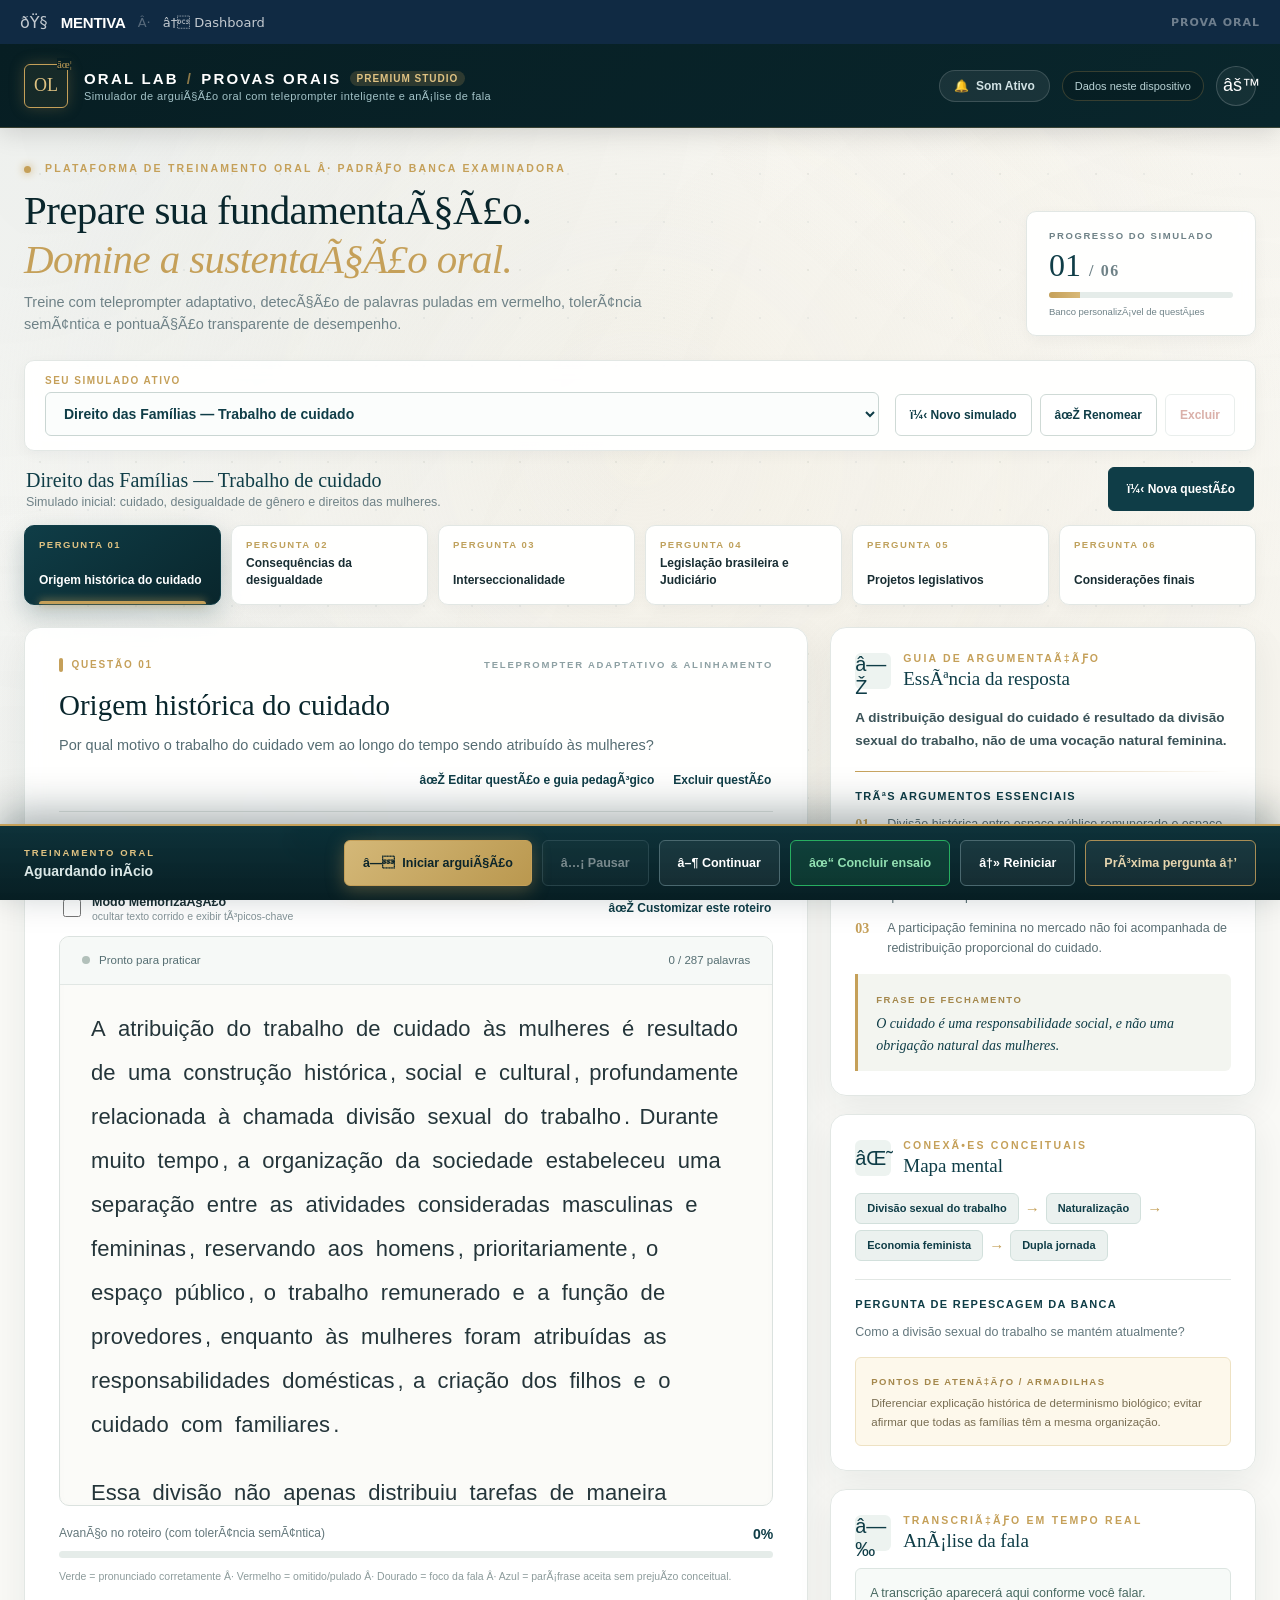
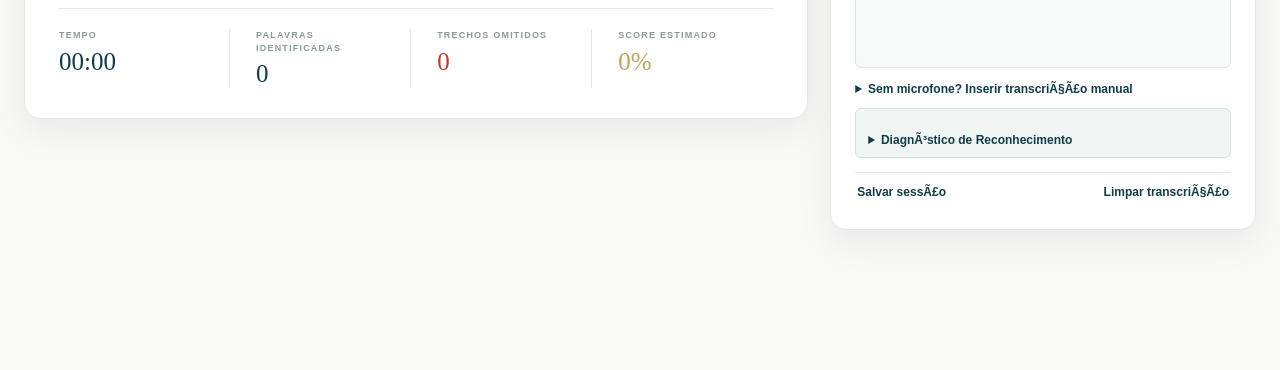
<file: index.html>
﻿<!doctype html>
<html lang="pt-BR">
<head>
  <meta charset="UTF-8" />
  <meta name="viewport" content="width=device-width, initial-scale=1, viewport-fit=cover" />
  <meta name="theme-color" content="#102A43" />
  <meta name="description" content="Plataforma de alta performance para provas orais e entrevistas: simulados personalizÃ¡veis, teleprompter com IA e tolerÃ¢ncia semÃ¢ntica, detecÃ§Ã£o de omissÃµes com feedback sonoro e relatÃ³rio final." />
  <link rel="manifest" href="./manifest.webmanifest" />
  <link rel="stylesheet" href="./styles.css" />
  <title>ORAL LAB | EstÃºdio Premium de Provas Orais & Entrevistas</title>
</head>
<body>
  <!-- MENTIVA nav-back bar -->
  <div id="mentiva-nav-bar" style="position:sticky;top:0;z-index:500;background:#102A43;display:flex;align-items:center;gap:12px;padding:0 20px;height:44px;font-family:'Inter',system-ui,sans-serif;">
    <a href="./dashboard.html" style="display:flex;align-items:center;gap:8px;color:rgba(255,255,255,.75);font-size:13px;font-weight:500;text-decoration:none;transition:color .15s" onmouseover="this.style.color='#fff'" onmouseout="this.style.color='rgba(255,255,255,.75)'">
      <span style="font-size:16px">ðŸ§ </span>
      <span style="font-family:'Outfit',sans-serif;font-weight:800;color:#fff;font-size:15px;letter-spacing:-.2px">MENTIVA</span>
      <span style="color:rgba(255,255,255,.3);margin:0 4px">Â·</span>
      <span>â† Dashboard</span>
    </a>
    <span style="margin-left:auto;font-size:11px;font-weight:600;letter-spacing:1px;text-transform:uppercase;color:rgba(255,255,255,.4)">Prova Oral</span>
  </div>
  <!-- Fundo Parallax Elegante com Camadas de Profundidade -->
  <div class="parallax-viewport" aria-hidden="true">
    <div class="parallax-layer parallax-layer-1" id="parallax-layer-1"></div>
    <div class="parallax-layer parallax-layer-2" id="parallax-layer-2"></div>
    <div class="parallax-layer parallax-layer-3" id="parallax-layer-3"></div>
  </div>

  <div id="app-shell">
    <header class="topbar">
      <div class="brand-lockup">
        <div class="brand-symbol">OL<span>âœ¦</span></div>
        <div>
          <div class="brand-name">
            ORAL LAB <span class="brand-divider">/</span> PROVAS ORAIS
            <span class="brand-badge">PREMIUM STUDIO</span>
          </div>
          <div class="brand-subtitle">Simulador de arguiÃ§Ã£o oral com teleprompter inteligente e anÃ¡lise de fala</div>
        </div>
      </div>
      <div class="header-actions">
        <button id="sound-toggle" class="sound-toggle-btn" aria-label="Alternar som de feedback" title="Ativar/desativar som discreto de erro em omissÃµes">
          <span id="sound-icon">ðŸ””</span> <span id="sound-text">Som Ativo</span>
        </button>
        <span id="storage-status" class="storage-tag" aria-live="polite">Dados neste dispositivo</span>
        <button id="settings-toggle" class="circle-button" aria-label="Abrir configuraÃ§Ãµes de estudo e histÃ³rico" title="Ajustes e histÃ³rico">âš™</button>
      </div>
    </header>

    <main class="app-container">
      <div class="page-intro">
        <div>
          <div class="eyebrow"><span class="gold-dot"></span> PLATAFORMA DE TREINAMENTO ORAL Â· PADRÃƒO BANCA EXAMINADORA</div>
          <h1>Prepare sua fundamentaÃ§Ã£o.<br><em>Domine a sustentaÃ§Ã£o oral.</em></h1>
          <p>Treine com teleprompter adaptativo, detecÃ§Ã£o de palavras puladas em vermelho, tolerÃ¢ncia semÃ¢ntica e pontuaÃ§Ã£o transparente de desempenho.</p>
        </div>
        <div class="session-overview">
          <span>PROGRESSO DO SIMULADO</span>
          <strong id="overall-counter">01 <small>/ 06</small></strong>
          <div class="thin-track"><div id="overall-fill"></div></div>
          <small>Banco personalizÃ¡vel de questÃµes</small>
        </div>
      </div>

      <section class="library-toolbar" aria-label="Biblioteca de simulados">
        <div class="library-picker">
          <label for="collection-select">SEU SIMULADO ATIVO</label>
          <select id="collection-select" aria-label="Selecionar simulado"></select>
        </div>
        <div class="library-actions">
          <button id="new-collection" class="library-btn">ï¼‹ Novo simulado</button>
          <button id="rename-collection" class="library-btn">âœŽ Renomear</button>
          <button id="delete-collection" class="library-btn muted" title="Excluir simulado">Excluir</button>
        </div>
      </section>

      <div class="questions-bar">
        <div>
          <strong id="collection-heading">Direito das FamÃ­lias â€” Trabalho de cuidado</strong>
          <p id="collection-description">Simulado inicial com seis respostas fundamentadas e editÃ¡veis.</p>
        </div>
        <button id="new-question" class="gold-button">ï¼‹ Nova questÃ£o</button>
      </div>

      <nav class="module-nav" id="module-nav" aria-label="QuestÃµes do simulado"></nav>

      <div class="workspace-grid">
        <!-- ÃREA CENTRAL: TELEPROMPTER -->
        <section class="tele-card" aria-labelledby="tele-heading">
          <div class="section-kicker">
            <span class="gold-bar"></span>
            <span id="section-label">QUESTÃƒO 01</span>
            <span class="kicker-right">TELEPROMPTER ADAPTATIVO & ALINHAMENTO</span>
          </div>

          <h2 id="tele-heading"></h2>
          <p id="main-question" class="main-question"></p>
          
          <div class="question-edit-actions">
            <button id="edit-question" class="link-button">âœŽ Editar questÃ£o e guia pedagÃ³gico</button>
            <button id="delete-question" class="link-button warning-link">Excluir questÃ£o</button>
          </div>

          <div class="tele-toolbar">
            <div class="choice-set" id="mode-picker" role="group" aria-label="VersÃ£o da resposta">
              <button data-mode="short">30 s (SÃ­ntese)</button>
              <button data-mode="medium">90 s (PadrÃ£o)</button>
              <button data-mode="full">Completa</button>
            </div>
            <div class="font-control">
              <button id="font-down" aria-label="Diminuir tamanho da letra">Aâˆ’</button>
              <span id="font-size-label">22 px</span>
              <button id="font-up" aria-label="Aumentar tamanho da letra">A+</button>
            </div>
          </div>

          <div class="reading-switch">
            <label class="toggle-label">
              <input id="memory-toggle" type="checkbox" />
              <span>Modo MemorizaÃ§Ã£o <small>ocultar texto corrido e exibir tÃ³picos-chave</small></span>
            </label>
            <button id="edit-button" class="link-button">âœŽ Customizar este roteiro</button>
          </div>

          <!-- Janela do Teleprompter com Scroll e Estados de Palavras -->
          <div class="tele-window" id="tele-window" tabindex="0" aria-label="Roteiro da resposta">
            <div class="tele-status-line">
              <div>
                <span id="mic-dot" class="mic-dot"></span>
                <span id="speech-status">Pronto para praticar</span>
              </div>
              <span id="word-position">0 / 0 palavras</span>
            </div>
            <div id="tele-content" class="tele-content"></div>
            <div id="keywords-content" class="keywords-content" hidden></div>
          </div>

          <div class="tele-footer">
            <div class="progress-caption">
              <span>AvanÃ§o no roteiro (com tolerÃ¢ncia semÃ¢ntica)</span>
              <strong id="progress-label">0%</strong>
            </div>
            <div class="progress-track"><div id="progress-fill"></div></div>
            <p class="micro-note">
              Verde = pronunciado corretamente Â· Vermelho = omitido/pulado Â· Dourado = foco da fala Â· Azul = parÃ¡frase aceita sem prejuÃ­zo conceitual.
            </p>
          </div>

          <!-- MÃ©tricas de Treino em Tempo Real -->
          <div class="metrics-grid">
            <div>
              <span>TEMPO</span>
              <strong id="metric-time">00:00</strong>
            </div>
            <div>
              <span>PALAVRAS IDENTIFICADAS</span>
              <strong id="metric-words">0</strong>
            </div>
            <div>
              <span>TRECHOS OMITIDOS</span>
              <strong id="metric-skipped" class="skipped-stat">0</strong>
            </div>
            <div>
              <span>SCORE ESTIMADO</span>
              <strong id="metric-score" class="score-stat">0%</strong>
            </div>
          </div>
        </section>

        <!-- COLUNA LATERAL DE APOIO PEDAGÃ“GICO E TRANSCRIÃ‡ÃƒO -->
        <aside class="insight-column">
          <section class="insight-card">
            <div class="aside-heading">
              <span class="aside-icon">â—Ž</span>
              <div>
                <div class="micro-overline">GUIA DE ARGUMENTAÃ‡ÃƒO</div>
                <h3>EssÃªncia da resposta</h3>
              </div>
            </div>
            <p id="idea-text" class="idea-text"></p>
            <div class="gold-rule"></div>
            <h4>TrÃªs argumentos essenciais</h4>
            <ol id="argument-list" class="argument-list"></ol>
            <div class="closing-box">
              <span>FRASE DE FECHAMENTO</span>
              <p id="closing-text"></p>
            </div>
          </section>

          <section class="insight-card">
            <div class="aside-heading">
              <span class="aside-icon">âŒ˜</span>
              <div>
                <div class="micro-overline">CONEXÃ•ES CONCEITUAIS</div>
                <h3>Mapa mental</h3>
              </div>
            </div>
            <div id="mind-map" class="mind-map"></div>
            <div class="aside-separator"></div>
            <h4>Pergunta de repescagem da banca</h4>
            <p id="follow-up" class="small-aside"></p>
            <div class="legal-alert">
              <strong>PONTOS DE ATENÃ‡ÃƒO / ARMADILHAS</strong>
              <p id="legal-alert"></p>
            </div>
          </section>

          <section class="insight-card transcript-panel">
            <div class="aside-heading">
              <span class="aside-icon">â—‰</span>
              <div>
                <div class="micro-overline">TRANSCRIÃ‡ÃƒO EM TEMPO REAL</div>
                <h3>AnÃ¡lise da fala</h3>
              </div>
            </div>
            <div id="transcript" class="transcript-output" aria-live="polite">
              A transcriÃ§Ã£o do Ã¡udio aparecerÃ¡ aqui conforme vocÃª responder Ã  banca...
            </div>
            <details id="manual-details">
              <summary>Sem microfone? Inserir transcriÃ§Ã£o manual</summary>
              <textarea id="manual-transcript" rows="4" placeholder="Cole ou digite a resposta falada para testar o alinhamento e a pontuaÃ§Ã£o semÃ¢ntica."></textarea>
              <button id="analyze-manual" class="small-gold-button">Analisar texto</button>
            </details>
            <details id="diag-details" class="diag-panel">
              <summary>DiagnÃ³stico de Reconhecimento</summary>
              <div class="diag-grid">
                <div class="diag-item"><span>Estado:</span><strong id="diag-state">Inativo</strong></div>
                <div class="diag-item"><span>Suporte:</span><strong id="diag-support">Verificando...</strong></div>
                <div class="diag-item"><span>Ãšltimo erro:</span><strong id="diag-last-error">Nenhum</strong></div>
                <div class="diag-item"><span>Resultados recebidos:</span><strong id="diag-results-count">0</strong></div>
                <div class="diag-item"><span>ReinicializaÃ§Ãµes:</span><strong id="diag-restarts-count">0</strong></div>
              </div>
            </details>
            <div class="panel-foot">
              <button id="save-session" class="link-button">Salvar sessÃ£o</button>
              <button id="clear-transcript" class="link-button">Limpar transcriÃ§Ã£o</button>
            </div>
          </section>
        </aside>
      </div>
    </main>

    <!-- DOCK FIXO DE COMANDO DE TREINO -->
    <div class="control-dock" role="group" aria-label="Controles de treinamento oral">
      <div class="dock-inner">
        <div class="dock-label">
          <span>TREINAMENTO ORAL</span>
          <strong id="dock-status">Aguardando inÃ­cio</strong>
        </div>
        <div class="dock-controls">
          <button id="start-button" class="primary-action"><span>â—</span> Iniciar arguiÃ§Ã£o</button>
          <button id="pause-button" class="dock-action" disabled>â…¡ Pausar</button>
          <button id="resume-button" class="dock-action" hidden>â–¶ Continuar</button>
          <button id="finish-button" class="dock-action finish-action" title="Concluir treino e gerar relatÃ³rio de pontuaÃ§Ã£o">âœ“ Concluir ensaio</button>
          <button id="restart-button" class="dock-action">â†» Reiniciar</button>
          <button id="next-button" class="dock-action next-action">PrÃ³xima pergunta â†’</button>
        </div>
      </div>
    </div>
  </div>

  <!-- MODAL DE RELATÃ“RIO FINAL & PONTUAÃ‡ÃƒO (SCORE DASHBOARD) -->
  <div class="modal-backdrop" id="score-modal" hidden>
    <div class="modal-sheet score-modal-sheet" role="dialog" aria-modal="true" aria-labelledby="score-modal-title">
      <div class="modal-heading">
        <div>
          <span class="micro-overline">RELATÃ“RIO DE DESEMPENHO</span>
          <h2 id="score-modal-title">Resultado do Ensaio Oral</h2>
          <p id="score-modal-subtitle">AvaliaÃ§Ã£o quantitativa e qualitativa da sua resposta.</p>
        </div>
        <button id="score-close" class="circle-button" aria-label="Fechar relatÃ³rio">Ã—</button>
      </div>

      <div class="score-hero">
        <div class="score-badge">
          <div class="score-circle"><span id="final-score-val">0</span><small>%</small></div>
          <div class="score-tag">PONTUAÃ‡ÃƒO GERAL</div>
        </div>
        <div class="score-hero-details">
          <h3 id="score-rating-title">Desempenho Muito Bom</h3>
          <p id="score-rating-desc">Sua resposta cobriu a maior parte dos fundamentos esperados com boa precisÃ£o conceitual.</p>
        </div>
      </div>

      <div class="score-breakdown-grid">
        <div class="score-breakdown-item">
          <span>COBERTURA DO ROTEIRO</span>
          <strong id="modal-coverage-val">0%</strong>
        </div>
        <div class="score-breakdown-item">
          <span>ADERÃŠNCIA SEMÃ‚NTICA</span>
          <strong id="modal-semantic-val">0%</strong>
        </div>
        <div class="score-breakdown-item">
          <span>TRECHOS/PALAVRAS OMITIDOS</span>
          <strong id="modal-skipped-val" style="color:var(--red);">0</strong>
        </div>
        <div class="score-breakdown-item">
          <span>EQUIVALÃŠNCIAS SEMÃ‚NTICAS ACEITAS</span>
          <strong id="modal-paraphrases-val" style="color:#1a56db;">0 trechos</strong>
        </div>
      </div>

      <div class="score-formula-box">
        <strong>FÃ³rmula de PontuaÃ§Ã£o:</strong> Score = (40% Cobertura) + (35% AderÃªncia SemÃ¢ntica) + (15% RetenÃ§Ã£o sem OmissÃµes) + (BÃ´nus de ParÃ¡frases Aceitas atÃ© 10%). NÃ£o penaliza hesitaÃ§Ãµes momentÃ¢neas nem parÃ¡frases vÃ¡lidas.
      </div>

      <div class="score-omissions-box" id="omissions-container" hidden>
        <h4>TRECHOS OMITIDOS DETECTADOS:</h4>
        <div class="omissions-tags" id="omissions-tags"></div>
      </div>

      <div class="modal-actions">
        <button id="repeat-session-btn" class="secondary-button">â†» Repetir este ensaio</button>
        <span class="flex-space"></span>
        <button id="save-modal-session-btn" class="gold-button">ðŸ’¾ Salvar sessÃ£o no histÃ³rico</button>
      </div>
    </div>
  </div>

  <!-- MODAIS AUXILIARES -->
  <div class="modal-backdrop" id="editor-modal" hidden>
    <div class="modal-sheet" role="dialog" aria-modal="true" aria-labelledby="editor-title">
      <div class="modal-heading">
        <div>
          <span class="micro-overline">PERSONALIZAÃ‡ÃƒO DO ROTEIRO</span>
          <h2 id="editor-title">Editar resposta</h2>
          <p id="editor-subtitle"></p>
        </div>
        <button id="editor-close" class="circle-button" aria-label="Fechar editor">Ã—</button>
      </div>
      <textarea id="editor-text" rows="14" spellcheck="true" aria-label="Texto editÃ¡vel da resposta"></textarea>
      <p class="edit-helper">As versÃµes de 30 s, 90 s e completa sÃ£o independentes. Salvar substitui apenas a versÃ£o atual.</p>
      <div class="modal-actions">
        <button id="restore-version" class="secondary-button">Restaurar original</button>
        <span class="flex-space"></span>
        <button id="editor-cancel" class="secondary-button">Cancelar</button>
        <button id="editor-save" class="gold-button">Salvar alteraÃ§Ãµes</button>
      </div>
    </div>
  </div>

  <div class="modal-backdrop" id="settings-modal" hidden>
    <div class="modal-sheet settings-sheet" role="dialog" aria-modal="true" aria-labelledby="settings-title">
      <div class="modal-heading">
        <div>
          <span class="micro-overline">CONTROLE DOS SEUS DADOS</span>
          <h2 id="settings-title">ConfiguraÃ§Ãµes & arquivos</h2>
        </div>
        <button id="settings-close" class="circle-button" aria-label="Fechar configuraÃ§Ãµes">Ã—</button>
      </div>
      <div class="settings-body">
        <h3>Privacidade & SeguranÃ§a</h3>
        <p>O roteiro e as sessÃµes sÃ£o salvos apenas no armazenamento deste navegador (LocalStorage). O aplicativo nÃ£o grava nem armazena Ã¡udio em servidores externos.</p>
        
        <h3>Backup e recuperaÃ§Ã£o</h3>
        <div class="settings-buttons">
          <button id="export-json" class="secondary-button">Exportar JSON</button>
          <button id="import-json" class="secondary-button">Importar JSON</button>
          <input id="import-file" type="file" accept="application/json,.json" hidden/>
          <button id="export-pdf" class="gold-button">Exportar guia em PDF</button>
        </div>

        <h3>HistÃ³rico local de sessÃµes</h3>
        <div id="history-list" class="history-list">Nenhuma sessÃ£o salva.</div>

        <div class="danger-row">
          <button id="erase-data" class="danger-button">Apagar dados locais</button>
          <span>Apaga respostas editadas e histÃ³rico salvo neste navegador.</span>
        </div>

        <h3>Fontes do simulado inicial</h3>
        <div id="source-list" class="source-list"></div>
        <p class="micro-note">As referÃªncias abaixo se aplicam apenas ao simulado inicial de Direito das FamÃ­lias. Confira sempre a atualizaÃ§Ã£o normativa.</p>
      </div>
    </div>
  </div>

  <div class="modal-backdrop" id="collection-modal" hidden>
    <div class="modal-sheet" role="dialog" aria-modal="true" aria-labelledby="collection-modal-title">
      <div class="modal-heading">
        <div>
          <span class="micro-overline">BIBLIOTECA DE ESTUDOS</span>
          <h2 id="collection-modal-title">Criar simulado</h2>
        </div>
        <button id="collection-close" class="circle-button" aria-label="Fechar">Ã—</button>
      </div>
      <label class="field-label">
        Nome do simulado
        <input id="collection-name" type="text" maxlength="120" placeholder="Ex.: Direito Constitucional â€” prova oral" />
      </label>
      <label class="field-label">
        DescriÃ§Ã£o ou objetivo
        <input id="collection-desc" type="text" maxlength="300" placeholder="Ex.: QuestÃµes de concursos pÃºblicos" />
      </label>
      <div class="modal-actions">
        <button id="collection-cancel" class="secondary-button">Cancelar</button>
        <button id="collection-save" class="gold-button">Salvar simulado</button>
      </div>
    </div>
  </div>

  <div class="modal-backdrop" id="question-modal" hidden>
    <div class="modal-sheet question-sheet" role="dialog" aria-modal="true" aria-labelledby="question-modal-title">
      <div class="modal-heading">
        <div>
          <span class="micro-overline">EDITOR DE QUESTÃ•ES</span>
          <h2 id="question-modal-title">Nova questÃ£o</h2>
          <p>Cadastre o enunciado e os roteiros. Todas as respostas poderÃ£o ser revisadas depois.</p>
        </div>
        <button id="question-close" class="circle-button" aria-label="Fechar">Ã—</button>
      </div>
      <div class="question-fields">
        <label class="field-label">TÃ­tulo curto<input id="q-title" maxlength="120" placeholder="Ex.: Controle de constitucionalidade" /></label>
        <label class="field-label">Enunciado da questÃ£o<textarea id="q-question" rows="3" placeholder="Qual seria a pergunta da banca?"></textarea></label>
        <label class="field-label">Resposta de 30 segundos<textarea id="q-short" rows="3"></textarea></label>
        <label class="field-label">Resposta de 90 segundos<textarea id="q-medium" rows="5"></textarea></label>
        <label class="field-label">Resposta completa<textarea id="q-full" rows="7"></textarea></label>
        <label class="field-label">Ideia central<input id="q-idea" /></label>
        <label class="field-label">TrÃªs argumentos essenciais (um por linha)<textarea id="q-arguments" rows="3"></textarea></label>
        <label class="field-label">Palavras-chave do mapa mental (separadas por vÃ­rgula)<input id="q-keywords" /></label>
        <label class="field-label">Frase de fechamento<input id="q-closing" /></label>
        <label class="field-label">Pergunta de repescagem<input id="q-followup" /></label>
        <label class="field-label">Pontos de atenÃ§Ã£o<input id="q-alert" /></label>
      </div>
      <div class="modal-actions">
        <button id="question-cancel" class="secondary-button">Cancelar</button>
        <button id="question-save" class="gold-button">Salvar questÃ£o</button>
      </div>
    </div>
  </div>

  <div class="modal-backdrop" id="privacy-modal" hidden>
    <div class="modal-sheet permission-sheet" role="dialog" aria-modal="true" aria-labelledby="permission-title">
      <span class="permission-symbol">â—‰</span>
      <h2 id="permission-title">PermissÃ£o de microfone</h2>
      <p>Ao iniciar o treinamento, o navegador solicitarÃ¡ acesso ao microfone. O processamento de voz ocorre localmente ou atravÃ©s da Web Speech API nativa do navegador. Nenhum Ã¡udio Ã© gravado pelo aplicativo.</p>
      <label class="consent-checkbox">
        <input type="checkbox" id="voice-consent"/>
        <span>Compreendo essa condiÃ§Ã£o e desejo ativar o reconhecimento de fala.</span>
      </label>
      <div class="modal-actions">
        <button id="privacy-cancel" class="secondary-button">Cancelar</button>
        <button id="privacy-accept" class="gold-button" disabled>Continuar</button>
      </div>
    </div>
  </div>

  <div id="toast" role="status" aria-live="polite" hidden></div>
  <section id="print-root" aria-label="Guia de prova oral para impressÃ£o"></section>

  <script type="module" src="./app.js"></script>
</body>
</html>
</file>
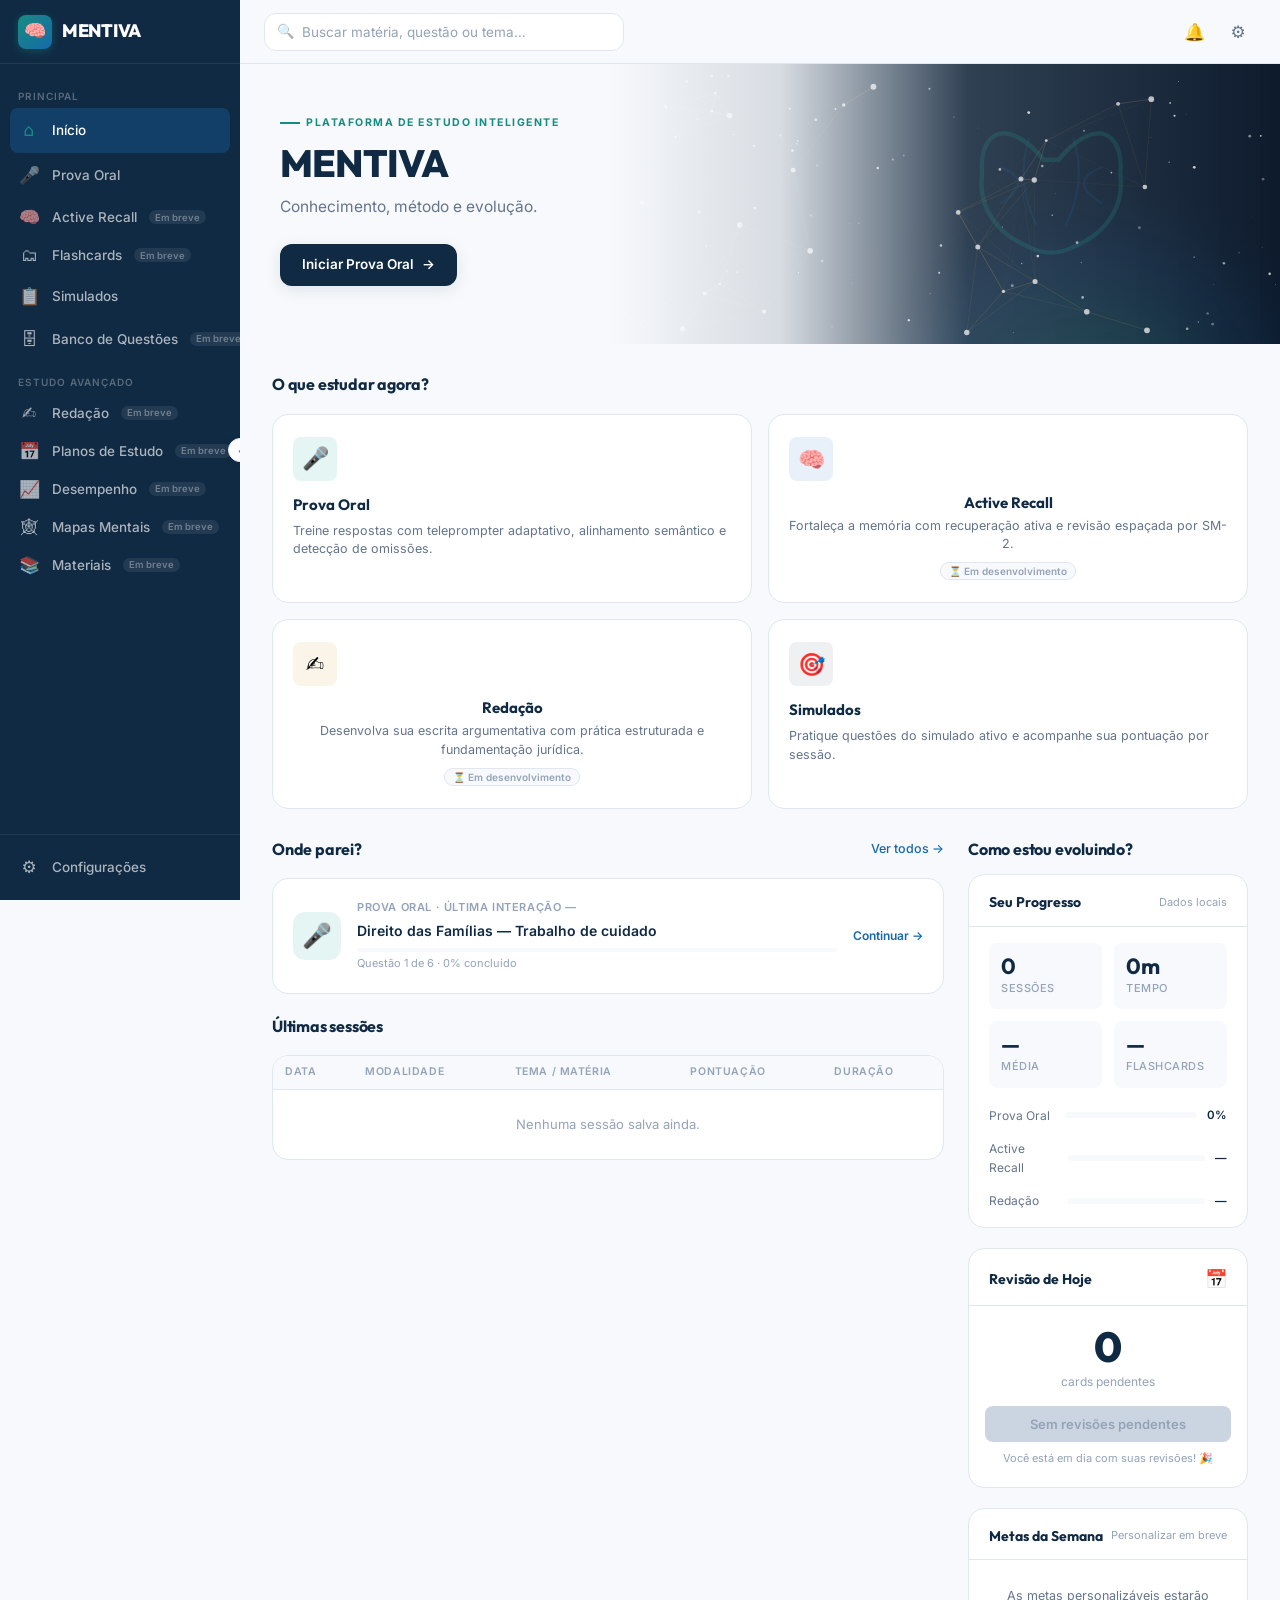
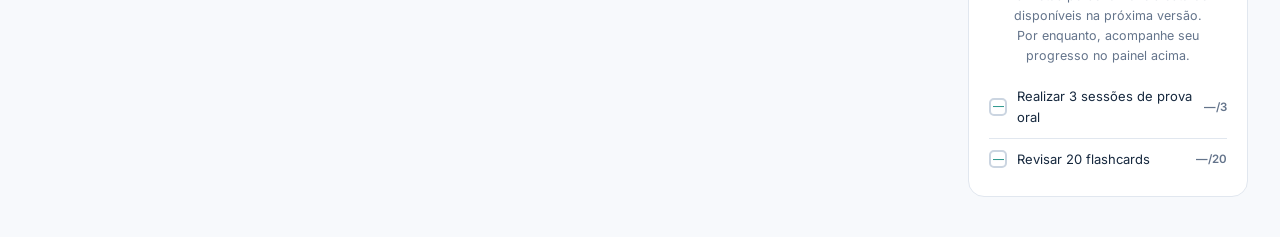
<file: dashboard.html>
<!doctype html>
<html lang="pt-BR">
<head>
  <meta charset="UTF-8" />
  <meta name="viewport" content="width=device-width, initial-scale=1, viewport-fit=cover" />
  <meta name="theme-color" content="#102A43" />
  <meta name="description" content="MENTIVA — Plataforma de Estudo Inteligente. Prova oral com teleprompter, Active Recall com revisão espaçada, flashcards e simulados para concursos públicos." />
  <meta name="apple-mobile-web-app-capable" content="yes" />
  <meta name="apple-mobile-web-app-status-bar-style" content="default" />
  <link rel="manifest" href="./manifest.webmanifest" />
  <link rel="stylesheet" href="./mentiva-styles.css" />
  <title>MENTIVA — Mente Ativa | Plataforma de Estudo Inteligente</title>
</head>
<body class="mentiva-app">

  <!-- Overlay mobile sidebar -->
  <div id="sidebar-overlay" class="sidebar-overlay" aria-hidden="true"></div>

  <!-- ─── Sidebar ─────────────────────────────────────────────── -->
  <nav id="sidebar" class="sidebar" aria-label="Navegação principal">

    <div class="sidebar-logo" aria-label="MENTIVA — Mente Ativa">
      <div class="sidebar-logo-icon" aria-hidden="true">🧠</div>
      <span class="sidebar-logo-text">MENTIVA</span>
    </div>

    <!-- Toggle desktop -->
    <button id="sidebar-toggle" class="sidebar-toggle" aria-label="Recolher menu" title="Recolher menu">‹</button>

    <div class="sidebar-nav" role="list">

      <!-- Principal -->
      <div class="sidebar-group">
        <div class="sidebar-group-label">Principal</div>

        <a href="./dashboard.html" class="nav-item active" role="listitem" aria-current="page">
          <span class="nav-icon" aria-hidden="true">⌂</span>
          <span class="nav-label">Início</span>
        </a>

        <a href="./index.html" class="nav-item" role="listitem">
          <span class="nav-icon" aria-hidden="true">🎤</span>
          <span class="nav-label">Prova Oral</span>
        </a>

        <button class="nav-item" role="listitem" data-wip="Active Recall">
          <span class="nav-icon" aria-hidden="true">🧠</span>
          <span class="nav-label">Active Recall</span>
          <span class="nav-chip-wip">Em breve</span>
        </button>

        <button class="nav-item" role="listitem" data-wip="Flashcards">
          <span class="nav-icon" aria-hidden="true">🗂</span>
          <span class="nav-label">Flashcards</span>
          <span class="nav-chip-wip">Em breve</span>
        </button>

        <a href="./index.html" class="nav-item" role="listitem">
          <span class="nav-icon" aria-hidden="true">📋</span>
          <span class="nav-label">Simulados</span>
        </a>

        <button class="nav-item" role="listitem" data-wip="Banco de Questões">
          <span class="nav-icon" aria-hidden="true">🗄</span>
          <span class="nav-label">Banco de Questões</span>
          <span class="nav-chip-wip">Em breve</span>
        </button>
      </div>

      <!-- Estudo avançado -->
      <div class="sidebar-group">
        <div class="sidebar-group-label">Estudo Avançado</div>

        <button class="nav-item" role="listitem" data-wip="Redação">
          <span class="nav-icon" aria-hidden="true">✍</span>
          <span class="nav-label">Redação</span>
          <span class="nav-chip-wip">Em breve</span>
        </button>

        <button class="nav-item" role="listitem" data-wip="Planos de Estudo">
          <span class="nav-icon" aria-hidden="true">📅</span>
          <span class="nav-label">Planos de Estudo</span>
          <span class="nav-chip-wip">Em breve</span>
        </button>

        <button class="nav-item" role="listitem" data-wip="Desempenho">
          <span class="nav-icon" aria-hidden="true">📈</span>
          <span class="nav-label">Desempenho</span>
          <span class="nav-chip-wip">Em breve</span>
        </button>

        <button class="nav-item" role="listitem" data-wip="Mapas Mentais">
          <span class="nav-icon" aria-hidden="true">🕸</span>
          <span class="nav-label">Mapas Mentais</span>
          <span class="nav-chip-wip">Em breve</span>
        </button>

        <button class="nav-item" role="listitem" data-wip="Materiais">
          <span class="nav-icon" aria-hidden="true">📚</span>
          <span class="nav-label">Materiais</span>
          <span class="nav-chip-wip">Em breve</span>
        </button>
      </div>
    </div>

    <!-- Footer sidebar -->
    <div class="sidebar-footer">
      <a href="./index.html#settings" class="nav-item" role="listitem">
        <span class="nav-icon" aria-hidden="true">⚙</span>
        <span class="nav-label">Configurações</span>
      </a>
    </div>
  </nav>

  <!-- ─── Main Area ────────────────────────────────────────────── -->
  <div id="main-area" class="main-area">

    <!-- TopBar -->
    <header class="topbar" role="banner">
      <button id="hamburger-btn" class="topbar-hamburger" aria-label="Abrir menu">☰</button>

      <div class="search-bar" role="search" aria-label="Pesquisar conteúdo">
        <span aria-hidden="true" style="font-size:14px;opacity:.5">🔍</span>
        <input type="search" placeholder="Buscar matéria, questão ou tema…" aria-label="Buscar" autocomplete="off" />
      </div>

      <div class="topbar-right">
        <span id="dashboard-greeting" class="topbar-label" style="display:none" aria-live="polite"></span>
        <button class="topbar-icon-btn" title="Notificações" aria-label="Notificações">🔔</button>
        <button class="topbar-icon-btn" title="Configurações" aria-label="Configurações"
          onclick="window.location.href='./index.html'">⚙</button>
      </div>
    </header>

    <!-- Dashboard Content -->
    <main class="dashboard-content" id="dashboard-main">

      <!-- ═══ Hero Banner ═══════════════════════════════════════ -->
      <section class="hero-banner" aria-label="Banner MENTIVA">
        <canvas id="cosmos-canvas" aria-hidden="true"></canvas>
        <div class="hero-gradient-overlay" aria-hidden="true"></div>
        <div class="hero-text">
          <span class="hero-eyebrow">Plataforma de Estudo Inteligente</span>
          <h1 class="hero-title">MENTIVA</h1>
          <p class="hero-subtitle">Conhecimento, método e evolução.</p>
          <a href="./index.html" class="hero-cta">
            Iniciar Prova Oral <span aria-hidden="true">→</span>
          </a>
        </div>
      </section>

      <!-- ═══ Feature Cards ════════════════════════════════════ -->
      <section class="dash-section" aria-labelledby="section-estudar">
        <div class="section-header">
          <h2 class="section-title" id="section-estudar">O que estudar agora?</h2>
        </div>
        <div class="feature-grid">

          <!-- Prova Oral — funcional -->
          <a href="./index.html" class="feature-card teal" aria-label="Ir para Prova Oral">
            <div class="feature-icon teal" aria-hidden="true">🎤</div>
            <div class="feature-card-body">
              <div class="feature-card-title">Prova Oral</div>
              <div class="feature-card-desc">Treine respostas com teleprompter adaptativo, alinhamento semântico e detecção de omissões.</div>
            </div>
          </a>

          <!-- Active Recall — em desenvolvimento -->
          <button class="feature-card blue" data-wip="Active Recall" aria-label="Active Recall — em desenvolvimento">
            <div class="feature-icon blue" aria-hidden="true">🧠</div>
            <div class="feature-card-body">
              <div class="feature-card-title">Active Recall</div>
              <div class="feature-card-desc">Fortaleça a memória com recuperação ativa e revisão espaçada por SM-2.</div>
              <span class="feature-wip">⏳ Em desenvolvimento</span>
            </div>
          </button>

          <!-- Redação — em desenvolvimento -->
          <button class="feature-card gold" data-wip="Redação" aria-label="Redação — em desenvolvimento">
            <div class="feature-icon gold" aria-hidden="true">✍</div>
            <div class="feature-card-body">
              <div class="feature-card-title">Redação</div>
              <div class="feature-card-desc">Desenvolva sua escrita argumentativa com prática estruturada e fundamentação jurídica.</div>
              <span class="feature-wip">⏳ Em desenvolvimento</span>
            </div>
          </button>

          <!-- Simulados — funcional -->
          <a href="./index.html" class="feature-card navy" aria-label="Ir para Simulados">
            <div class="feature-icon navy" aria-hidden="true">🎯</div>
            <div class="feature-card-body">
              <div class="feature-card-title">Simulados</div>
              <div class="feature-card-desc">Pratique questões do simulado ativo e acompanhe sua pontuação por sessão.</div>
            </div>
          </a>

        </div>
      </section>

      <!-- ═══ Grid principal (conteúdo + painel lateral) ═══════ -->
      <div class="dash-grid">

        <!-- ── Coluna principal ─────────────────────────────────── -->
        <div class="dash-col col-main">

          <!-- Continuar Estudando -->
          <section aria-labelledby="section-continuar">
            <div class="section-header">
              <h2 class="section-title" id="section-continuar">Onde parei?</h2>
              <a href="./index.html" class="section-link">Ver todos →</a>
            </div>
            <div id="resume-container">
              <!-- populado por dashboard.js -->
              <div class="empty-state">
                <div class="empty-state-icon">📖</div>
                <div class="empty-state-title">Carregando…</div>
              </div>
            </div>
          </section>

          <!-- Últimas Sessões -->
          <section aria-labelledby="section-sessoes">
            <div class="section-header">
              <h2 class="section-title" id="section-sessoes">Últimas sessões</h2>
            </div>
            <div class="panel-card" style="overflow:auto">
              <table class="sessions-table" aria-label="Histórico de sessões de estudo">
                <thead>
                  <tr>
                    <th>Data</th>
                    <th>Modalidade</th>
                    <th>Tema / Matéria</th>
                    <th>Pontuação</th>
                    <th>Duração</th>
                  </tr>
                </thead>
                <tbody id="sessions-tbody">
                  <tr><td colspan="5" style="text-align:center;color:var(--text-3);padding:24px">Carregando…</td></tr>
                </tbody>
              </table>
            </div>
          </section>

        </div>

        <!-- ── Coluna lateral ───────────────────────────────────── -->
        <div class="dash-col col-side">

          <!-- Seu Progresso -->
          <section aria-labelledby="section-progresso">
            <h2 class="section-title" id="section-progresso" style="margin-bottom:12px">Como estou evoluindo?</h2>
            <div class="panel-card">
              <div class="panel-card-head">
                <span class="panel-card-title">Seu Progresso</span>
                <span style="font-size:11px;color:var(--text-3)">Dados locais</span>
              </div>
              <div class="panel-card-body">
                <div class="progress-stats">
                  <div class="stat-item">
                    <div class="stat-value" id="stat-sessions">—</div>
                    <div class="stat-label">Sessões</div>
                  </div>
                  <div class="stat-item">
                    <div class="stat-value" id="stat-time">—</div>
                    <div class="stat-label">Tempo</div>
                  </div>
                  <div class="stat-item">
                    <div class="stat-value" id="stat-avg">—</div>
                    <div class="stat-label">Média</div>
                  </div>
                  <div class="stat-item">
                    <div class="stat-value" id="stat-flashcards">—</div>
                    <div class="stat-label">Flashcards</div>
                  </div>
                </div>

                <div class="progress-bar-row" style="margin-top:18px">
                  <span class="progress-bar-label">Prova Oral</span>
                  <div class="progress-bar-track">
                    <div class="progress-bar-fill" id="progress-oral" style="width:0%"></div>
                  </div>
                  <span class="progress-bar-pct" id="progress-oral-pct">0%</span>
                </div>
                <div class="progress-bar-row">
                  <span class="progress-bar-label">Active Recall</span>
                  <div class="progress-bar-track">
                    <div class="progress-bar-fill" style="width:0%;background:var(--blue)"></div>
                  </div>
                  <span class="progress-bar-pct">—</span>
                </div>
                <div class="progress-bar-row">
                  <span class="progress-bar-label">Redação</span>
                  <div class="progress-bar-track">
                    <div class="progress-bar-fill" style="width:0%;background:var(--gold)"></div>
                  </div>
                  <span class="progress-bar-pct">—</span>
                </div>
              </div>
            </div>
          </section>

          <!-- Revisão de Hoje -->
          <section aria-labelledby="section-revisao">
            <div class="panel-card">
              <div class="panel-card-head">
                <span class="panel-card-title" id="section-revisao">Revisão de Hoje</span>
                <span style="font-size:18px">📅</span>
              </div>
              <div class="panel-card-body review-info">
                <div class="review-count" id="review-count" aria-live="polite">—</div>
                <div class="review-count-label">cards pendentes</div>
                <button class="review-btn" id="review-btn" disabled
                  onclick="document.getElementById('wip-backdrop').classList.add('open');
                           document.getElementById('wip-modal-title').textContent='Active Recall';
                           document.getElementById('wip-modal-desc').textContent='A interface de revisão de flashcards estará disponível em breve.';">
                  Verificando…
                </button>
                <p class="review-note" id="review-note">Carregando dados…</p>
              </div>
            </div>
          </section>

          <!-- Metas da semana -->
          <section aria-labelledby="section-metas">
            <div class="panel-card">
              <div class="panel-card-head">
                <span class="panel-card-title" id="section-metas">Metas da Semana</span>
                <span style="font-size:11px;color:var(--text-3)">Personalizar em breve</span>
              </div>
              <div class="panel-card-body">
                <p style="font-size:12.5px;color:var(--text-2);text-align:center;padding:10px 0">
                  As metas personalizáveis estarão disponíveis na próxima versão.<br>
                  Por enquanto, acompanhe seu progresso no painel acima.
                </p>
                <div class="goal-item">
                  <div class="goal-checkbox" aria-label="Meta pendente">—</div>
                  <span class="goal-label">Realizar 3 sessões de prova oral</span>
                  <span class="goal-count" id="goal-sessions-count">—/3</span>
                </div>
                <div class="goal-item">
                  <div class="goal-checkbox" aria-label="Meta pendente">—</div>
                  <span class="goal-label">Revisar 20 flashcards</span>
                  <span class="goal-count">—/20</span>
                </div>
              </div>
            </div>
          </section>

        </div>
      </div>
      <!-- fim dash-grid -->

    </main>
  </div>
  <!-- fim main-area -->

  <!-- ─── WIP Modal ─────────────────────────────────────────────── -->
  <div id="wip-backdrop" class="wip-backdrop" role="dialog" aria-modal="true" aria-labelledby="wip-modal-title">
    <div class="wip-modal">
      <div class="wip-icon" aria-hidden="true">🔬</div>
      <h2 class="wip-title" id="wip-modal-title">Módulo em Desenvolvimento</h2>
      <p class="wip-desc" id="wip-modal-desc">Este módulo estará disponível em breve.</p>
      <button class="wip-close" id="wip-close">Entendido</button>
    </div>
  </div>

  <!-- Toast -->
  <div id="mentiva-toast" class="mentiva-toast" role="status" aria-live="polite"></div>

  <script src="./dashboard.js"></script>
</body>
</html>
</file>
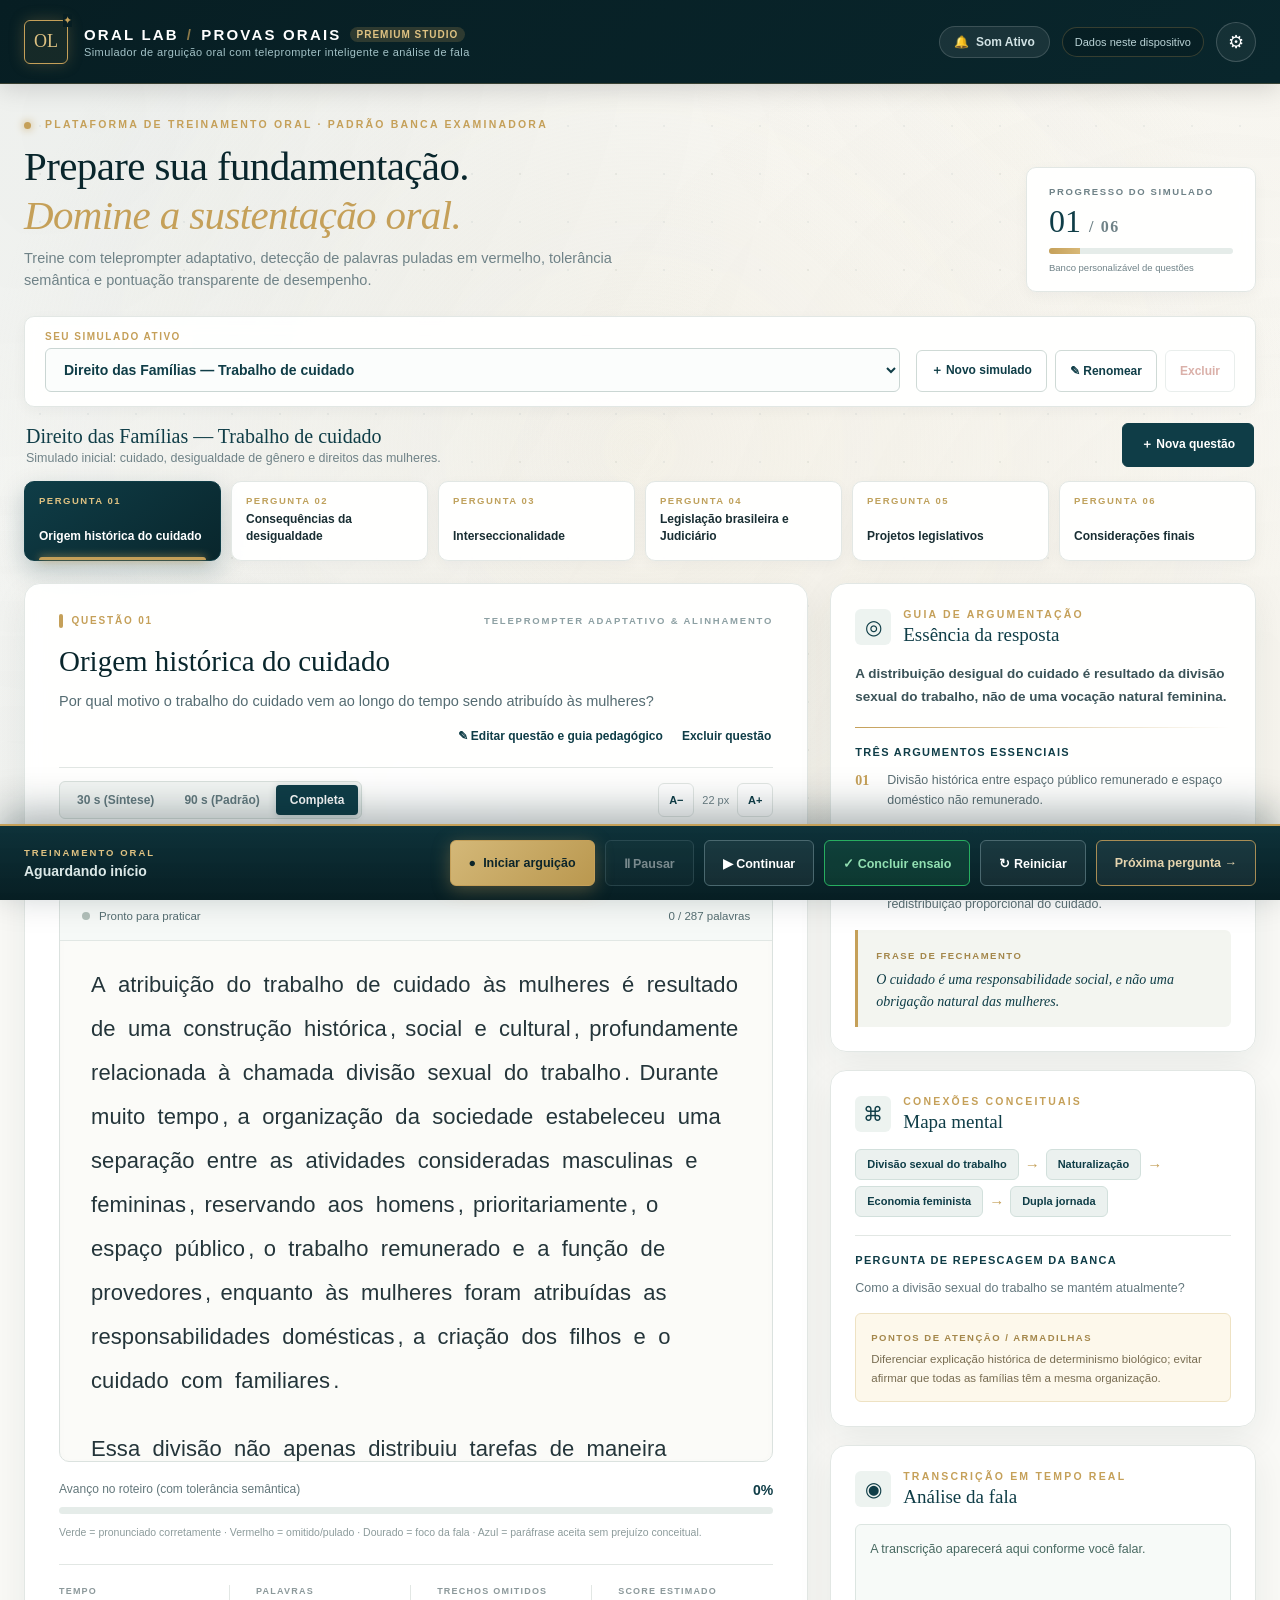
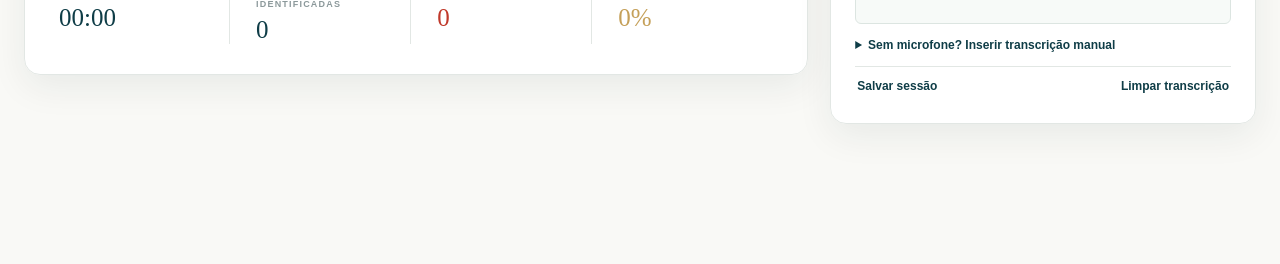
<file: index-publicacao.html>
<!doctype html>
<html lang="pt-BR">
<head>
  <meta charset="UTF-8" />
  <meta name="viewport" content="width=device-width, initial-scale=1, viewport-fit=cover" />
  <meta name="theme-color" content="#103d46" />
  <meta name="description" content="Plataforma de alta performance para provas orais e entrevistas: simulados personalizáveis, teleprompter com IA e tolerância semântica, detecção de omissões com feedback sonoro e relatório final." />
  <title>ORAL LAB | Estúdio Premium de Provas Orais & Entrevistas</title>
<style>
:root {
  --petrol: #0f3d47;
  --petrol-dark: #09262c;
  --petrol-light: #185a68;
  --deep: #071e23;
  --gold: #c5a059;
  --gold-light: #dfc282;
  --gold-glow: rgba(197, 160, 89, 0.25);
  --cream: #f9f9f6;
  --beige: #f1ede2;
  --surface: rgba(255, 255, 255, 0.94);
  --surface-translucent: rgba(255, 255, 255, 0.85);
  --ink: #192e33;
  --mute: #6f8287;
  --border: #e2e7e4;
  --border-focus: #c5a059;
  --green: #2a8767;
  --green-bg: #e2f6ee;
  --red: #c0392b;
  --red-bg: #fde8e6;
  --gold-bg: #fdf3d8;
  --shadow-sm: 0 4px 14px rgba(9, 38, 44, 0.04);
  --shadow: 0 12px 36px rgba(9, 38, 44, 0.07);
  --shadow-lg: 0 24px 60px rgba(7, 30, 35, 0.12);
  --radius-sm: 6px;
  --radius-md: 10px;
  --radius-lg: 16px;
}

* {
  box-sizing: border-box;
}

html {
  scroll-behavior: smooth;
}

body {
  margin: 0;
  background-color: var(--cream);
  font-family: 'DM Sans', -apple-system, BlinkMacSystemFont, 'Segoe UI', Roboto, sans-serif;
  color: var(--ink);
  -webkit-font-smoothing: antialiased;
  min-height: 100vh;
  position: relative;
  overflow-x: hidden;
}

/* ========================================================
   PARALLAX PREMIUM BACKGROUND (Camadas Sutis com Suporte a Reduced Motion)
   ======================================================== */
.parallax-viewport {
  position: fixed;
  inset: 0;
  pointer-events: none;
  z-index: 0;
  overflow: hidden;
}

.parallax-layer {
  position: absolute;
  inset: -10%;
  width: 120%;
  height: 120%;
  will-change: transform;
  transition: transform 0.25s cubic-bezier(0.1, 0.9, 0.2, 1);
}

.parallax-layer-1 {
  background: 
    radial-gradient(circle at 15% 20%, rgba(15, 61, 71, 0.05) 0%, transparent 45%),
    radial-gradient(circle at 85% 75%, rgba(197, 160, 89, 0.06) 0%, transparent 50%),
    radial-gradient(circle at 50% 50%, rgba(241, 237, 226, 0.6) 0%, transparent 70%);
}

.parallax-layer-2 {
  opacity: 0.7;
  background-image: 
    radial-gradient(rgba(15, 61, 71, 0.07) 1px, transparent 1px),
    radial-gradient(rgba(197, 160, 89, 0.05) 1px, transparent 1px);
  background-size: 48px 48px, 96px 96px;
  background-position: 0 0, 24px 24px;
}

.parallax-layer-3 {
  background: 
    radial-gradient(ellipse 600px 400px at 90% 10%, rgba(197, 160, 89, 0.04), transparent),
    radial-gradient(ellipse 500px 350px at 10% 85%, rgba(15, 61, 71, 0.04), transparent);
}

@media (prefers-reduced-motion: reduce) {
  .parallax-layer {
    transform: none !important;
    transition: none !important;
  }
}

/* ========================================================
   ESTRUTURA E TIPOGRAFIA
   ======================================================== */
#app-shell {
  position: relative;
  z-index: 1;
}

button, textarea, input, select {
  font: inherit;
}

button {
  cursor: pointer;
  transition: all 0.2s cubic-bezier(0.16, 1, 0.3, 1);
}

button:disabled {
  cursor: not-allowed;
  opacity: 0.45;
}

button:focus-visible, textarea:focus-visible, input:focus-visible, select:focus-visible, .tele-window:focus-visible {
  outline: 2px solid var(--gold);
  outline-offset: 3px;
}

button:active:not(:disabled) {
  transform: scale(0.97);
}

/* ========================================================
   TOPBAR PREMIUM
   ======================================================== */
.topbar {
  background: linear-gradient(135deg, var(--deep) 0%, var(--petrol-dark) 100%);
  color: #fff;
  min-height: 84px;
  display: flex;
  align-items: center;
  justify-content: space-between;
  gap: 20px;
  padding: 14px max(24px, calc((100vw - 1440px)/2));
  border-bottom: 1px solid rgba(197, 160, 89, 0.25);
  box-shadow: 0 4px 24px rgba(0, 0, 0, 0.15);
  position: sticky;
  top: 0;
  z-index: 25;
  backdrop-filter: blur(12px);
}

.brand-lockup {
  display: flex;
  align-items: center;
  gap: 16px;
}

.brand-symbol {
  border: 1.5px solid var(--gold);
  border-radius: var(--radius-sm);
  color: var(--gold-light);
  height: 44px;
  width: 44px;
  display: grid;
  place-items: center;
  font-family: Georgia, serif;
  font-size: 18px;
  position: relative;
  background: rgba(197, 160, 89, 0.08);
  box-shadow: 0 0 15px var(--gold-glow);
}

.brand-symbol span {
  position: absolute;
  top: -7px;
  right: -5px;
  background: var(--deep);
  color: var(--gold);
  font-size: 11px;
}

.brand-name {
  font-size: 15px;
  letter-spacing: 2.2px;
  font-weight: 700;
  display: flex;
  align-items: center;
  gap: 8px;
}

.brand-badge {
  background: rgba(197, 160, 89, 0.2);
  color: var(--gold-light);
  font-size: 10px;
  padding: 2px 7px;
  border-radius: 12px;
  letter-spacing: 1px;
  font-weight: 600;
}

.brand-name .brand-divider {
  color: var(--gold);
  opacity: 0.7;
}

.brand-subtitle {
  font-size: 11px;
  color: #a3c2c7;
  margin-top: 3px;
  letter-spacing: 0.4px;
}

.header-actions {
  display: flex;
  align-items: center;
  gap: 12px;
}

.sound-toggle-btn {
  background: rgba(255, 255, 255, 0.07);
  border: 1px solid rgba(255, 255, 255, 0.15);
  color: #d1e2e4;
  border-radius: 20px;
  padding: 8px 14px;
  font-size: 12px;
  display: flex;
  align-items: center;
  gap: 7px;
  font-weight: 600;
}

.sound-toggle-btn:hover {
  background: rgba(255, 255, 255, 0.12);
  border-color: var(--gold);
  color: #fff;
}

.sound-toggle-btn.muted {
  color: #e28e82;
  border-color: rgba(192, 57, 43, 0.4);
}

.storage-tag {
  font-size: 11px;
  color: #bad3d6;
  border: 1px solid rgba(197, 160, 89, 0.25);
  background: rgba(0, 0, 0, 0.15);
  padding: 8px 12px;
  border-radius: 30px;
  white-space: nowrap;
}

.circle-button {
  height: 40px;
  width: 40px;
  border-radius: 50%;
  border: 1px solid rgba(255, 255, 255, 0.18);
  background: rgba(255, 255, 255, 0.05);
  color: inherit;
  font-size: 18px;
  display: grid;
  place-items: center;
  transition: all 0.2s;
}

.circle-button:hover {
  border-color: var(--gold);
  color: var(--gold-light);
  background: rgba(197, 160, 89, 0.1);
}

/* ========================================================
   CONTAINER PRINCIPAL E SEÇÃO INTRO
   ======================================================== */
.app-container {
  max-width: 1440px;
  margin: 0 auto;
  padding: 28px 24px 140px;
}

.page-intro {
  display: flex;
  justify-content: space-between;
  align-items: flex-end;
  gap: 30px;
  margin: 6px 0 24px;
}

.eyebrow, .micro-overline {
  font-size: 10.5px;
  letter-spacing: 2.2px;
  color: var(--gold);
  font-weight: 700;
  text-transform: uppercase;
}

.gold-dot {
  display: inline-block;
  width: 7px;
  height: 7px;
  background: var(--gold);
  border-radius: 50%;
  vertical-align: middle;
  margin-right: 9px;
  box-shadow: 0 0 8px var(--gold);
}

.page-intro h1 {
  font-family: 'Libre Baskerville', Georgia, serif;
  line-height: 1.2;
  letter-spacing: -0.6px;
  font-size: clamp(28px, 3.2vw, 42px);
  font-weight: 400;
  margin: 12px 0 8px;
  color: var(--petrol-dark);
}

.page-intro h1 em {
  color: var(--gold);
  font-style: italic;
  font-weight: 400;
}

.page-intro p {
  color: var(--mute);
  font-size: 14.5px;
  margin: 0;
  max-width: 650px;
  line-height: 1.5;
}

.session-overview {
  border: 1px solid var(--border);
  border-radius: var(--radius-md);
  background: var(--surface);
  padding: 18px 22px;
  min-width: 230px;
  box-shadow: var(--shadow-sm);
  backdrop-filter: blur(8px);
}

.session-overview span, .session-overview small {
  display: block;
  font-size: 9.5px;
  letter-spacing: 1.6px;
  color: var(--mute);
  font-weight: 700;
}

.session-overview strong {
  font: normal 32px Georgia, serif;
  color: var(--petrol);
  display: block;
  margin: 6px 0 8px;
}

.session-overview strong small {
  display: inline;
  font-size: 16px;
  color: var(--mute);
}

.thin-track, .progress-track {
  height: 6px;
  border-radius: 10px;
  background: #e5ece9;
  overflow: hidden;
}

.thin-track > div, .progress-track > div {
  height: 100%;
  background: linear-gradient(90deg, var(--gold) 0%, #d8b877 100%);
  width: 0;
  transition: width 0.3s cubic-bezier(0.1, 0.9, 0.2, 1);
}

.session-overview > small {
  letter-spacing: 0;
  margin-top: 8px;
  font-weight: normal;
}

/* ========================================================
   BIBLIOTECA DE SIMULADOS
   ======================================================== */
.library-toolbar {
  display: flex;
  gap: 16px;
  align-items: flex-end;
  justify-content: space-between;
  background: var(--surface);
  border: 1px solid var(--border);
  padding: 14px 20px;
  margin-bottom: 14px;
  border-radius: var(--radius-md);
  box-shadow: var(--shadow-sm);
  backdrop-filter: blur(8px);
  flex-wrap: wrap;
}

.library-picker {
  min-width: 280px;
  flex: 1;
  display: flex;
  flex-direction: column;
  gap: 6px;
}

.library-picker label {
  color: var(--gold);
  letter-spacing: 1.5px;
  font-size: 10px;
  font-weight: 700;
}

.library-picker select {
  width: 100%;
  background: #fbfdfc;
  border: 1px solid #cad6d3;
  border-radius: var(--radius-sm);
  padding: 11px 14px;
  font-size: 14px;
  color: var(--petrol);
  font-weight: 700;
  min-height: 44px;
}

.library-actions {
  display: flex;
  gap: 8px;
  flex-wrap: wrap;
}

.library-btn {
  border: 1px solid #cfdad6;
  background: #fff;
  color: var(--petrol);
  border-radius: var(--radius-sm);
  padding: 10px 14px;
  font-size: 12px;
  font-weight: 700;
  min-height: 42px;
}

.library-btn:hover {
  border-color: var(--gold);
  background: #fafaf7;
}

.library-btn.muted {
  color: #ad5041;
}

.questions-bar {
  display: flex;
  gap: 20px;
  align-items: center;
  justify-content: space-between;
  margin: 16px 2px 14px;
}

.questions-bar strong {
  font: normal 20px Georgia, serif;
  color: var(--petrol);
  display: block;
}

.questions-bar p {
  font-size: 12.5px;
  color: var(--mute);
  margin: 3px 0 0;
}

/* ========================================================
   NAVEGAÇÃO POR QUESTÕES (MODULE NAV)
   ======================================================== */
.module-nav {
  display: grid;
  grid-template-columns: repeat(auto-fit, minmax(170px, 1fr));
  gap: 10px;
  margin-bottom: 22px;
}

.module-tab {
  background: var(--surface);
  border: 1px solid var(--border);
  text-align: left;
  padding: 13px 14px 15px;
  min-height: 80px;
  border-radius: var(--radius-md);
  position: relative;
  color: var(--ink);
  box-shadow: var(--shadow-sm);
  backdrop-filter: blur(6px);
  display: flex;
  flex-direction: column;
  justify-content: space-between;
}

.module-tab:hover {
  border-color: var(--gold);
  transform: translateY(-2px);
  box-shadow: var(--shadow);
}

.module-tab.active {
  background: linear-gradient(145deg, var(--petrol) 0%, var(--petrol-dark) 100%);
  color: #fff;
  border-color: var(--petrol);
  box-shadow: 0 10px 25px rgba(15, 61, 71, 0.25);
}

.module-tab.active:after {
  content: '';
  height: 3px;
  background: var(--gold);
  position: absolute;
  bottom: 0;
  left: 14px;
  right: 14px;
  border-radius: 3px 3px 0 0;
  box-shadow: 0 0 8px var(--gold);
}

.module-no {
  display: block;
  font-size: 9.5px;
  letter-spacing: 1.5px;
  color: #bfa15c;
  font-weight: 700;
  margin-bottom: 5px;
}

.module-tab.active .module-no {
  color: var(--gold-light);
}

.module-name {
  font-size: 12px;
  font-weight: 700;
  line-height: 1.4;
}

/* ========================================================
   GRID DE TRABALHO: TELEPROMPTER CENTRAL + ASIDE
   ======================================================== */
.workspace-grid {
  display: grid;
  grid-template-columns: minmax(0, 1.75fr) minmax(320px, 0.95fr);
  gap: 22px;
  align-items: start;
}

.tele-card, .insight-card {
  background: var(--surface);
  border: 1px solid var(--border);
  border-radius: var(--radius-lg);
  box-shadow: var(--shadow);
  backdrop-filter: blur(10px);
}

.tele-card {
  padding: 30px 34px;
  position: relative;
}

.section-kicker {
  display: flex;
  align-items: center;
  gap: 9px;
  font-size: 10px;
  letter-spacing: 1.8px;
  font-weight: 700;
  color: var(--gold);
}

.gold-bar {
  height: 14px;
  width: 3.5px;
  background: var(--gold);
  border-radius: 2px;
}

.kicker-right {
  margin-left: auto;
  color: #8da0a3;
  font-size: 9.5px;
}

.tele-card h2 {
  font: normal 29px/1.24 'Libre Baskerville', Georgia, serif;
  margin: 16px 0 10px;
  color: var(--petrol-dark);
}

.main-question {
  color: #556c72;
  line-height: 1.6;
  margin: 0 0 16px;
  font-size: 14.5px;
}

.question-edit-actions {
  display: flex;
  gap: 15px;
  margin: -6px 0 18px;
  justify-content: flex-end;
}

.warning-link {
  color: #b05043;
}

.warning-link:hover {
  color: #92372b;
}

/* Barra de Ferramentas do Teleprompter */
.tele-toolbar {
  border-top: 1px solid var(--border);
  border-bottom: 1px solid var(--border);
  padding: 13px 0;
  display: flex;
  justify-content: space-between;
  gap: 12px;
  align-items: center;
  flex-wrap: wrap;
}

.choice-set {
  display: flex;
  align-items: center;
  border: 1px solid #d9e1dd;
  border-radius: var(--radius-sm);
  padding: 3px;
  gap: 2px;
  background: #f3f6f4;
}

.choice-set button {
  font-size: 12px;
  font-weight: 700;
  border: 0;
  background: transparent;
  color: #647a7f;
  padding: 8px 14px;
  border-radius: 4px;
}

.choice-set button.active {
  color: #fff;
  background: var(--petrol);
  box-shadow: 0 2px 8px rgba(15, 61, 71, 0.2);
}

.font-control {
  display: flex;
  align-items: center;
  gap: 8px;
  color: var(--mute);
  font-size: 11px;
}

.font-control button {
  border: 1px solid var(--border);
  background: #fff;
  border-radius: var(--radius-sm);
  min-width: 36px;
  height: 34px;
  color: var(--petrol);
  font-weight: 700;
}

.reading-switch {
  display: flex;
  align-items: center;
  justify-content: space-between;
  gap: 10px;
  margin: 18px 0 14px;
}

.toggle-label {
  display: flex;
  align-items: center;
  gap: 8px;
  font-size: 12.5px;
  font-weight: 700;
  cursor: pointer;
  color: var(--ink);
}

.toggle-label input {
  accent-color: var(--petrol);
  height: 18px;
  width: 18px;
}

.toggle-label small {
  display: block;
  color: #859599;
  font-weight: 400;
  font-size: 10.5px;
  margin-top: 1px;
}

.link-button {
  color: var(--petrol);
  background: transparent;
  border: 0;
  font-size: 12px;
  font-weight: 700;
  padding: 6px 2px;
  text-align: left;
}

.link-button:hover {
  color: var(--gold);
}

/* ========================================================
   JANELA DO TELEPROMPTER E PALAVRAS (CORES DE ESTADO)
   ======================================================== */
.tele-window {
  border: 1px solid #dbe2df;
  background: #fbfbf8;
  border-radius: var(--radius-md);
  min-height: 440px;
  max-height: 570px;
  overflow-y: auto;
  position: relative;
  scroll-padding: 110px;
  box-shadow: inset 0 2px 8px rgba(0, 0, 0, 0.02);
}

.tele-status-line {
  height: 48px;
  position: sticky;
  top: 0;
  z-index: 4;
  background: rgba(246, 249, 247, 0.96);
  border-bottom: 1px solid #e1e7e4;
  padding: 0 22px;
  display: flex;
  align-items: center;
  justify-content: space-between;
  gap: 10px;
  font-size: 11.5px;
  color: #556e72;
  backdrop-filter: blur(8px);
}

.tele-status-line > div {
  display: flex;
  align-items: center;
  gap: 9px;
}

.mic-dot {
  display: inline-block;
  width: 8px;
  height: 8px;
  border-radius: 50%;
  background: #b2c0ba;
  transition: all 0.25s;
}

.mic-dot.listening {
  background: #27ae60;
  box-shadow: 0 0 0 5px rgba(39, 174, 96, 0.25);
  animation: pulseMic 1.8s infinite;
}

@keyframes pulseMic {
  0% { box-shadow: 0 0 0 2px rgba(39, 174, 96, 0.3); }
  50% { box-shadow: 0 0 0 7px rgba(39, 174, 96, 0.15); }
  100% { box-shadow: 0 0 0 2px rgba(39, 174, 96, 0.3); }
}

.mic-dot.paused {
  background: var(--gold);
  box-shadow: 0 0 0 4px var(--gold-glow);
}

.mic-dot.error {
  background: var(--red);
  box-shadow: 0 0 0 4px rgba(192, 57, 43, 0.25);
}

.mic-dot.done {
  background: #2980b9;
  box-shadow: 0 0 0 4px rgba(41, 128, 185, 0.25);
}

.tele-content {
  padding: 22px 28px 40px;
  color: #24353a;
  font-size: 22px;
  line-height: 2;
  letter-spacing: 0.1px;
  font-weight: 400;
  overflow-wrap: anywhere;
}

.tele-content p {
  margin: 0 0 24px;
}

/* ESTADOS DAS PALAVRAS NO TELEPROMPTER */
.word {
  border-radius: 3px;
  padding: 1px 2px;
  margin: 0 1px;
  transition: background-color 0.18s, color 0.18s, box-shadow 0.18s;
}

/* Verde: Reconhecido Corretamente */
.word.matched {
  background: #dbf4e9;
  color: #19694e;
  font-weight: 500;
}

/* Vermelho: Omitido / Não Identificado após tolerância */
.word.skipped {
  background: var(--red-bg);
  color: var(--red);
  font-weight: 600;
  text-decoration: underline wavy rgba(192, 57, 43, 0.6);
  text-underline-offset: 3px;
  animation: alertPop 0.3s ease-out;
}

@keyframes alertPop {
  0% { transform: scale(1.06); }
  100% { transform: scale(1); }
}

/* Dourado: Palavra Atual / Em Foco da Fala */
.word.current {
  background: #faeecb;
  color: #5f4810;
  box-shadow: 0 0 0 2px #e6cb81;
  font-weight: 600;
}

/* Posição Neutra / Hesitação Recente */
.word.pending {
  color: #7b8888;
  border-bottom: 1.5px dotted #9eb2b0;
}

/* Trecho aceito por equivalência semântica */
.word.semantic {
  background: #e8f0fe;
  color: #1a56db;
  border-bottom: 2px solid #5b8def;
}

.keywords-content {
  padding: 38px 30px;
  line-height: 1.8;
}

.memory-center {
  font: normal 23px/1.5 Georgia, serif;
  color: var(--petrol);
  margin-bottom: 25px;
}

.keyword-pill {
  display: inline-block;
  border: 1px solid var(--gold-light);
  color: var(--petrol);
  border-radius: 30px;
  background: #faf5e9;
  padding: 9px 15px;
  margin: 0 8px 10px 0;
  font-size: 13.5px;
  font-weight: 600;
}

.memory-flow {
  font-size: 12px;
  color: var(--mute);
  margin: 20px 0 0;
}

/* Rodapé de Métricas do Teleprompter */
.tele-footer {
  padding: 20px 0 4px;
}

.progress-caption {
  display: flex;
  justify-content: space-between;
  color: #63777b;
  font-size: 12px;
  margin-bottom: 9px;
  font-weight: 500;
}

.progress-caption strong {
  color: var(--petrol);
  font-size: 14px;
}

.progress-track {
  height: 7px;
}

.progress-track > div {
  background: linear-gradient(90deg, #2a8767 0%, #46aa86 100%);
}

.micro-note {
  font-size: 10.5px;
  color: #8c9b9b;
  line-height: 1.55;
  margin: 10px 0 0;
}

.metrics-grid {
  display: grid;
  grid-template-columns: repeat(4, 1fr);
  border-top: 1px solid var(--border);
  margin-top: 20px;
  padding-top: 20px;
  gap: 10px;
}

.metrics-grid > div {
  padding: 0 16px;
  border-right: 1px solid var(--border);
}

.metrics-grid > div:first-child {
  padding-left: 0;
}

.metrics-grid > div:last-child {
  border: 0;
  padding-right: 0;
}

.metrics-grid span {
  display: block;
  color: #8c999b;
  font-size: 9px;
  letter-spacing: 1.2px;
  font-weight: 700;
  line-height: 1.4;
  text-transform: uppercase;
}

.metrics-grid strong {
  display: block;
  margin-top: 6px;
  font: normal 25px Georgia, serif;
  color: var(--petrol);
}

.metrics-grid strong.skipped-stat {
  color: var(--red);
}

.metrics-grid strong.score-stat {
  color: var(--gold);
}

/* ========================================================
   COLUNA LATERAL (INSIGHT COLUMN & TRANSCRIÇÃO)
   ======================================================== */
.insight-column {
  display: flex;
  flex-direction: column;
  gap: 18px;
}

.insight-card {
  padding: 24px;
}

.aside-heading {
  display: flex;
  align-items: center;
  gap: 12px;
  margin-bottom: 16px;
}

.aside-icon {
  width: 36px;
  height: 36px;
  display: grid;
  place-items: center;
  background: #edf3f0;
  border-radius: var(--radius-sm);
  color: var(--petrol);
  font-size: 20px;
}

.aside-heading h3 {
  font: normal 19px Georgia, serif;
  margin: 4px 0 0;
  color: var(--petrol);
}

.idea-text {
  font-size: 13.5px;
  line-height: 1.75;
  margin: 0;
  font-weight: 600;
  color: #3b5358;
}

.gold-rule {
  height: 1px;
  background: linear-gradient(to right, var(--gold), transparent);
  margin: 18px 0;
}

.insight-card h4 {
  font-size: 11px;
  letter-spacing: 1.3px;
  text-transform: uppercase;
  color: var(--petrol);
  margin: 0 0 12px;
}

.argument-list {
  counter-reset: arg;
  list-style: none;
  padding: 0;
  margin: 0;
}

.argument-list li {
  display: flex;
  align-items: flex-start;
  gap: 10px;
  font-size: 12.5px;
  line-height: 1.6;
  color: #5b6f74;
  margin-bottom: 12px;
}

.argument-list li::before {
  counter-increment: arg;
  content: counter(arg, decimal-leading-zero);
  display: inline-block;
  font-family: Georgia, serif;
  color: var(--gold);
  font-size: 14px;
  font-weight: 700;
  min-width: 22px;
}

.closing-box {
  background: #f3f5f0;
  border-left: 3px solid var(--gold);
  padding: 15px 18px;
  margin-top: 16px;
  border-radius: 0 var(--radius-sm) var(--radius-sm) 0;
}

.closing-box span, .legal-alert strong {
  font-size: 9.5px;
  letter-spacing: 1.5px;
  color: #a4874b;
  font-weight: 700;
}

.closing-box p {
  font: italic 14px/1.55 Georgia, serif;
  color: var(--petrol);
  margin: 6px 0 0;
}

.mind-map {
  display: flex;
  flex-wrap: wrap;
  gap: 6px;
  align-items: center;
}

.map-node {
  background: #ebf1ef;
  border: 1px solid #d2e0dc;
  border-radius: var(--radius-sm);
  padding: 7px 11px;
  font-size: 11px;
  color: var(--petrol);
  font-weight: 700;
  line-height: 1.35;
}

.map-connector {
  color: var(--gold);
  font-size: 15px;
}

.aside-separator {
  border-top: 1px solid var(--border);
  margin: 18px 0;
}

.small-aside {
  font-size: 12.5px;
  color: #63777d;
  line-height: 1.65;
  margin: 0 0 14px;
}

.legal-alert {
  background: #fdf8eb;
  padding: 13px 15px;
  border-radius: var(--radius-sm);
  border: 1px solid #eee2c3;
}

.legal-alert p {
  font-size: 11.5px;
  line-height: 1.65;
  color: #786d52;
  margin: 5px 0 0;
}

/* Painel de Transcrição */
.transcript-output {
  min-height: 100px;
  max-height: 190px;
  overflow-y: auto;
  background: #f7faf8;
  border: 1px solid #dce5e1;
  border-radius: var(--radius-sm);
  padding: 14px;
  color: #486961;
  font-size: 12.5px;
  line-height: 1.7;
  white-space: pre-wrap;
  overflow-wrap: anywhere;
}

.transcript-panel summary {
  font-size: 12px;
  color: var(--petrol);
  font-weight: 700;
  cursor: pointer;
  margin-top: 14px;
}

.transcript-panel textarea {
  display: block;
  width: 100%;
  margin: 10px 0;
  resize: vertical;
  border: 1px solid var(--border);
  border-radius: var(--radius-sm);
  padding: 10px 12px;
  font-size: 12.5px;
}

.small-gold-button {
  padding: 9px 14px;
  background: var(--petrol);
  color: white;
  border: 0;
  border-radius: var(--radius-sm);
  font-size: 11.5px;
  font-weight: 700;
}

.panel-foot {
  display: flex;
  justify-content: space-between;
  border-top: 1px solid var(--border);
  margin-top: 14px;
  padding-top: 6px;
}

/* ========================================================
   MODAL DE RESUMO FINAL & PONTUAÇÃO (SCORE DASHBOARD)
   ======================================================== */
.score-modal-sheet {
  width: min(720px, 100%);
  background: #fff;
  border-radius: var(--radius-lg);
  padding: 34px;
  box-shadow: var(--shadow-lg);
}

.score-hero {
  display: flex;
  align-items: center;
  gap: 28px;
  padding: 24px;
  background: linear-gradient(135deg, #092c34 0%, #103d46 100%);
  color: #fff;
  border-radius: var(--radius-md);
  margin: 18px 0 24px;
  border: 1px solid var(--gold);
}

.score-badge {
  text-align: center;
  min-width: 130px;
}

.score-circle {
  font-family: Georgia, serif;
  font-size: 52px;
  font-weight: 700;
  color: var(--gold-light);
  line-height: 1;
}

.score-circle small {
  font-size: 22px;
  color: rgba(255, 255, 255, 0.7);
}

.score-tag {
  font-size: 10px;
  letter-spacing: 1.5px;
  color: #bcd5d8;
  margin-top: 6px;
  font-weight: 700;
}

.score-hero-details h3 {
  font: normal 22px Georgia, serif;
  margin: 0 0 6px;
  color: #fff;
}

.score-hero-details p {
  font-size: 12.5px;
  color: #c4d7d9;
  margin: 0;
  line-height: 1.55;
}

.score-breakdown-grid {
  display: grid;
  grid-template-columns: repeat(2, 1fr);
  gap: 12px;
  margin-bottom: 22px;
}

.score-breakdown-item {
  background: #f7faf8;
  border: 1px solid var(--border);
  padding: 14px 16px;
  border-radius: var(--radius-sm);
}

.score-breakdown-item span {
  font-size: 10px;
  letter-spacing: 1.2px;
  color: var(--mute);
  font-weight: 700;
  display: block;
}

.score-breakdown-item strong {
  font: normal 22px Georgia, serif;
  color: var(--petrol);
  display: block;
  margin-top: 4px;
}

.score-formula-box {
  background: #fafaf6;
  border: 1px solid #e8ede9;
  border-radius: var(--radius-sm);
  padding: 12px 16px;
  font-size: 11px;
  color: #63777c;
  line-height: 1.6;
  margin-bottom: 22px;
}

.score-omissions-box {
  background: #fff8f7;
  border: 1px solid #f2d0ca;
  border-radius: var(--radius-sm);
  padding: 14px 16px;
  margin-bottom: 24px;
}

.score-omissions-box h4 {
  margin: 0 0 8px;
  font-size: 12px;
  color: var(--red);
  letter-spacing: 1px;
}

.omissions-tags {
  display: flex;
  flex-wrap: wrap;
  gap: 6px;
}

.omission-pill {
  background: #fce8e6;
  color: var(--red);
  border: 1px solid #f5c4be;
  padding: 4px 9px;
  border-radius: 4px;
  font-size: 11px;
}

/* ========================================================
   DOCK FIXO INFERIOR DE CONTROLES
   ======================================================== */
.control-dock {
  position: fixed;
  bottom: 0;
  left: 0;
  right: 0;
  background: linear-gradient(180deg, rgba(9, 46, 54, 0.98) 0%, rgba(7, 30, 35, 1) 100%);
  color: white;
  box-shadow: 0 -12px 40px rgba(7, 30, 35, 0.35);
  z-index: 20;
  border-top: 2px solid var(--gold);
  backdrop-filter: blur(14px);
}

.dock-inner {
  max-width: 1440px;
  margin: auto;
  padding: 14px 24px;
  display: flex;
  align-items: center;
  justify-content: space-between;
  gap: 24px;
}

.dock-label span {
  font-size: 9.5px;
  letter-spacing: 2px;
  color: var(--gold-light);
  display: block;
  margin-bottom: 4px;
  font-weight: 700;
}

.dock-label strong {
  font-size: 14px;
  font-weight: 600;
  color: #dbe8e7;
  white-space: nowrap;
}

.dock-controls {
  display: flex;
  gap: 10px;
  align-items: center;
  flex-wrap: wrap;
}

.dock-action, .primary-action {
  border-radius: var(--radius-sm);
  padding: 12px 18px;
  font-weight: 700;
  font-size: 12.5px;
  min-height: 46px;
  display: inline-flex;
  align-items: center;
  justify-content: center;
  gap: 7px;
}

.primary-action {
  border: 1px solid var(--gold);
  background: linear-gradient(135deg, #d4b878 0%, #ba984f 100%);
  color: #0c252a;
  white-space: nowrap;
  box-shadow: 0 4px 18px rgba(197, 160, 89, 0.35);
}

.primary-action:hover:not(:disabled) {
  background: linear-gradient(135deg, #dfc68b 0%, #c5a359 100%);
  transform: translateY(-1px);
}

.dock-action {
  border: 1px solid #4a686f;
  background: rgba(255, 255, 255, 0.05);
  color: white;
}

.dock-action:hover:not(:disabled) {
  border-color: var(--gold);
  background: rgba(197, 160, 89, 0.12);
  color: var(--gold-light);
}

.finish-action {
  border-color: #27ae60;
  background: rgba(39, 174, 96, 0.15);
  color: #92e0b2;
}

.finish-action:hover:not(:disabled) {
  background: rgba(39, 174, 96, 0.25);
  border-color: #2ecc71;
  color: #fff;
}

.next-action {
  border-color: #a88d55;
  color: #e5d4ae;
}

/* ========================================================
   MODAIS E SHEETS
   ======================================================== */
.modal-backdrop {
  position: fixed;
  inset: 0;
  background: rgba(5, 30, 36, 0.75);
  z-index: 40;
  display: grid;
  place-items: center;
  padding: 20px;
  backdrop-filter: blur(6px);
}

.modal-backdrop[hidden] {
  display: none;
}

.modal-sheet {
  width: min(780px, 100%);
  max-height: min(90vh, 900px);
  overflow-y: auto;
  background: #fff;
  border-radius: var(--radius-lg);
  padding: 30px 32px;
  box-shadow: var(--shadow-lg);
  border: 1px solid var(--border);
}

.modal-heading {
  display: flex;
  justify-content: space-between;
  align-items: flex-start;
  gap: 16px;
  margin-bottom: 20px;
}

.modal-heading h2 {
  font: normal 27px Georgia, serif;
  color: var(--petrol);
  margin: 6px 0;
}

.modal-heading p {
  font-size: 12px;
  line-height: 1.5;
  color: var(--mute);
  margin: 4px 0;
}

.modal-heading .circle-button {
  color: var(--petrol);
  border-color: var(--border);
  flex-shrink: 0;
}

.modal-sheet > textarea {
  width: 100%;
  padding: 16px 18px;
  border: 1px solid #cedbd5;
  background: #fbfbf8;
  color: #20383d;
  line-height: 1.8;
  resize: vertical;
  min-height: 280px;
  font-size: 14px;
  border-radius: var(--radius-sm);
}

.edit-helper {
  font-size: 11px;
  color: var(--mute);
  line-height: 1.6;
}

.modal-actions {
  display: flex;
  justify-content: flex-end;
  gap: 10px;
  flex-wrap: wrap;
  align-items: center;
  margin-top: 20px;
}

.flex-space {
  flex: 1;
}

.gold-button, .secondary-button {
  padding: 12px 18px;
  border-radius: var(--radius-sm);
  font-size: 12px;
  font-weight: 700;
  min-height: 44px;
}

.gold-button {
  background: var(--petrol);
  color: white;
  border: 1px solid var(--petrol);
}

.gold-button:hover {
  background: #144e59;
}

.secondary-button {
  background: #fff;
  color: var(--petrol);
  border: 1px solid #cbd5d2;
}

.secondary-button:hover {
  background: #f8faf9;
  border-color: var(--gold);
}

.danger-button {
  background: #fff2f0;
  color: #9b483c;
  border: 1px solid #ebbbb3;
  border-radius: var(--radius-sm);
  padding: 11px 15px;
  font-size: 12px;
  font-weight: 700;
}

.field-label {
  display: flex;
  flex-direction: column;
  gap: 7px;
  font-size: 12px;
  color: var(--petrol);
  font-weight: 700;
  margin-bottom: 14px;
}

.field-label input, .field-label textarea {
  width: 100%;
  padding: 11px 13px;
  border: 1px solid #ccd8d3;
  border-radius: var(--radius-sm);
  background: #fcfcfa;
  font-weight: 400;
  color: var(--ink);
  font-size: 13px;
  line-height: 1.6;
}

.question-fields {
  max-height: 65vh;
  overflow-y: auto;
  padding-right: 7px;
}

.settings-sheet {
  width: min(680px, 100%);
}

.settings-body h3 {
  color: var(--petrol);
  font-size: 13.5px;
  margin: 22px 0 9px;
}

.settings-body p {
  font-size: 12.5px;
  color: #647577;
  line-height: 1.75;
}

.settings-buttons {
  display: flex;
  gap: 8px;
  flex-wrap: wrap;
}

.history-list {
  max-height: 160px;
  overflow-y: auto;
  font-size: 12px;
  color: var(--mute);
  background: #f7f9f7;
  padding: 12px;
  border-radius: var(--radius-sm);
}

.history-row {
  padding: 8px 0;
  border-bottom: 1px solid var(--border);
}

.danger-row {
  display: flex;
  gap: 13px;
  align-items: center;
  margin-top: 18px;
  flex-wrap: wrap;
}

.source-list {
  font-size: 11.5px;
  color: #51666b;
  line-height: 1.6;
}

.source-list .source-row {
  border-top: 1px solid var(--border);
  padding: 8px 0;
}

.source-list a {
  color: #1b6472;
}

.permission-sheet {
  width: min(490px, 100%);
}

.permission-symbol {
  font-size: 32px;
  color: var(--gold);
}

.consent-checkbox {
  display: flex;
  align-items: start;
  gap: 12px;
  padding: 16px;
  background: #f5f8f6;
  border-radius: var(--radius-sm);
  font-size: 12px;
  line-height: 1.6;
}

.consent-checkbox input {
  margin-top: 2px;
  accent-color: var(--petrol);
}

/* ========================================================
   TOAST NOTIFICATION
   ======================================================== */
#toast {
  position: fixed;
  bottom: 100px;
  right: 24px;
  background: #103840;
  color: #fff;
  padding: 14px 20px;
  border-left: 4px solid var(--gold);
  border-radius: var(--radius-sm);
  z-index: 50;
  box-shadow: var(--shadow-lg);
  font-size: 12.5px;
  max-width: 320px;
  animation: slideToast 0.25s ease-out;
}

@keyframes slideToast {
  from { transform: translateY(15px); opacity: 0; }
  to { transform: translateY(0); opacity: 1; }
}

#toast[hidden] {
  display: none;
}

/* ========================================================
   RESPONSIVIDADE
   ======================================================== */
@media (max-width: 1040px) {
  .workspace-grid {
    grid-template-columns: minmax(0, 1fr);
  }
  .insight-column {
    display: grid;
    grid-template-columns: repeat(2, minmax(0, 1fr));
  }
  .transcript-panel {
    grid-column: span 2;
  }
  .module-nav {
    display: flex;
    overflow-x: auto;
    padding-bottom: 8px;
    scroll-snap-type: x mandatory;
  }
  .module-tab {
    min-width: 170px;
    scroll-snap-align: start;
  }
  .session-overview {
    display: none;
  }
}

@media (max-width: 720px) {
  .topbar {
    min-height: 70px;
    padding: 12px 16px;
  }
  .brand-symbol {
    width: 38px;
    height: 38px;
    font-size: 15px;
  }
  .brand-lockup {
    gap: 10px;
  }
  .brand-name {
    font-size: 11px;
    letter-spacing: 1.2px;
  }
  .brand-subtitle {
    display: none;
  }
  .storage-tag {
    display: none;
  }
  .app-container {
    padding: 18px 14px 160px;
  }
  .page-intro {
    margin: 4px 2px 18px;
  }
  .page-intro h1 {
    font-size: 26px;
  }
  .tele-card {
    padding: 20px 18px;
  }
  .tele-window {
    min-height: 340px;
    max-height: 460px;
  }
  .tele-content {
    padding: 16px 18px 32px;
    font-size: 19px;
  }
  .metrics-grid {
    grid-template-columns: repeat(2, 1fr);
    gap: 14px;
  }
  .metrics-grid > div {
    border-right: 0;
    padding: 0;
  }
  .insight-column {
    display: flex;
  }
  .control-dock {
    padding-bottom: env(safe-area-inset-bottom);
  }
  .dock-inner {
    padding: 10px 14px;
    display: block;
  }
  .dock-label {
    display: none;
  }
  .dock-controls {
    display: grid;
    grid-template-columns: 1fr 1fr;
    gap: 6px;
  }
  .dock-controls .primary-action {
    grid-column: span 2;
  }
  .dock-controls .finish-action {
    grid-column: span 2;
  }
  .dock-controls .next-action {
    grid-column: span 2;
  }
  .modal-backdrop {
    padding: 12px;
    align-items: end;
  }
  .modal-sheet {
    padding: 24px 18px;
    max-height: 92vh;
    border-radius: 16px 16px 0 0;
  }
  .score-breakdown-grid {
    grid-template-columns: 1fr;
  }
  #toast {
    bottom: 150px;
    right: 14px;
    left: 14px;
    max-width: none;
  }
}

/* ========================================================
   ESTILOS DE IMPRESSÃO (A4 PDF)
   ======================================================== */
#print-root {
  display: none;
}

@page {
  size: A4;
  margin: 17mm 16mm;
}

@media print {
  body {
    margin: 0;
    background: #fff;
    color: #173840;
    font-family: Arial, sans-serif;
  }
  #app-shell, .modal-backdrop, #toast, .parallax-viewport {
    display: none !important;
  }
  #print-root {
    display: block !important;
  }
  #print-root .print-cover {
    break-after: page;
    display: flex;
    flex-direction: column;
    justify-content: center;
    min-height: 240mm;
    background: #103d46 !important;
    color: #fff !important;
    padding: 22mm;
    -webkit-print-color-adjust: exact;
    print-color-adjust: exact;
  }
  #print-root .print-cover .cap {
    letter-spacing: 3px;
    color: #d5bf88;
    font-size: 12px;
  }
  #print-root .print-cover h1 {
    font: normal 32pt/1.3 Georgia, serif;
    color: #fff;
    margin: 32mm 0 10mm;
  }
  #print-root .print-cover h1 em {
    color: #d5bf88;
  }
  #print-root .print-cover p {
    font: 15pt Georgia, serif;
    color: #e6ecea;
  }
  #print-root .print-cover footer {
    margin-top: auto;
    border-top: 1px solid #839a9b;
    padding-top: 8mm;
    font-size: 10pt;
  }
  #print-root .print-toc {
    break-after: page;
  }
  #print-root .print-toc h2 {
    font: 26pt Georgia, serif;
    color: #103d46;
  }
  #print-root .print-toc li {
    font-size: 13pt;
    padding: 5mm 0;
    border-bottom: 1px solid #ddd;
  }
  #print-root .print-module {
    break-before: page;
  }
  #print-root .print-module h2 {
    font: 21pt Georgia, serif;
    border-bottom: 2px solid #b29456;
    padding-bottom: 4mm;
    color: #103d46;
  }
  #print-root .print-module h3 {
    color: #103d46;
    font-size: 11pt;
    margin-top: 7mm;
  }
  #print-root .print-module h4 {
    font-size: 9pt;
    color: #8a7347;
    text-transform: uppercase;
    margin: 5mm 0 2mm;
  }
  #print-root .print-module p, #print-root .print-module li {
    font-size: 10pt;
    line-height: 1.6;
    text-align: justify;
    orphans: 3;
    widows: 3;
  }
  #print-root .print-module .q {
    font-style: italic;
    font-weight: 700;
    text-align: left;
  }
  #print-root .print-module .schema {
    border-left: 3px solid #b29456;
    padding-left: 5mm;
    background: #f7f6f1 !important;
    break-inside: avoid;
  }
  #print-root .print-module .schema p {
    font-size: 9pt;
    line-height: 1.5;
  }
  #print-root .print-module .memory-card {
    break-inside: avoid;
    border: 1px solid #d9e2dd;
    padding: 4mm;
    margin-top: 5mm;
  }
  #print-root .print-module .legal {
    break-inside: avoid;
    font-size: 9pt;
    background: #fcf8e9 !important;
    padding: 4mm;
  }
  #print-root .print-sources {
    break-before: page;
  }
  #print-root .print-sources h2 {
    font: 20pt Georgia, serif;
  }
  #print-root .print-sources p {
    font-size: 9pt;
    line-height: 1.6;
    overflow-wrap: anywhere;
  }
  #print-root .print-header {
    font-size: 8pt;
    color: #a98a52;
    text-transform: uppercase;
    letter-spacing: 1pt;
  }
  #print-root .print-tip {
    font-size: 9pt;
    line-height: 1.55;
  }
}

</style>
</head>
<body>
  <!-- Fundo Parallax Elegante com Camadas de Profundidade -->
  <div class="parallax-viewport" aria-hidden="true">
    <div class="parallax-layer parallax-layer-1" id="parallax-layer-1"></div>
    <div class="parallax-layer parallax-layer-2" id="parallax-layer-2"></div>
    <div class="parallax-layer parallax-layer-3" id="parallax-layer-3"></div>
  </div>

  <div id="app-shell">
    <header class="topbar">
      <div class="brand-lockup">
        <div class="brand-symbol">OL<span>✦</span></div>
        <div>
          <div class="brand-name">
            ORAL LAB <span class="brand-divider">/</span> PROVAS ORAIS
            <span class="brand-badge">PREMIUM STUDIO</span>
          </div>
          <div class="brand-subtitle">Simulador de arguição oral com teleprompter inteligente e análise de fala</div>
        </div>
      </div>
      <div class="header-actions">
        <button id="sound-toggle" class="sound-toggle-btn" aria-label="Alternar som de feedback" title="Ativar/desativar som discreto de erro em omissões">
          <span id="sound-icon">🔔</span> <span id="sound-text">Som Ativo</span>
        </button>
        <span id="storage-status" class="storage-tag" aria-live="polite">Dados neste dispositivo</span>
        <button id="settings-toggle" class="circle-button" aria-label="Abrir configurações de estudo e histórico" title="Ajustes e histórico">⚙</button>
      </div>
    </header>

    <main class="app-container">
      <div class="page-intro">
        <div>
          <div class="eyebrow"><span class="gold-dot"></span> PLATAFORMA DE TREINAMENTO ORAL · PADRÃO BANCA EXAMINADORA</div>
          <h1>Prepare sua fundamentação.<br><em>Domine a sustentação oral.</em></h1>
          <p>Treine com teleprompter adaptativo, detecção de palavras puladas em vermelho, tolerância semântica e pontuação transparente de desempenho.</p>
        </div>
        <div class="session-overview">
          <span>PROGRESSO DO SIMULADO</span>
          <strong id="overall-counter">01 <small>/ 06</small></strong>
          <div class="thin-track"><div id="overall-fill"></div></div>
          <small>Banco personalizável de questões</small>
        </div>
      </div>

      <section class="library-toolbar" aria-label="Biblioteca de simulados">
        <div class="library-picker">
          <label for="collection-select">SEU SIMULADO ATIVO</label>
          <select id="collection-select" aria-label="Selecionar simulado"></select>
        </div>
        <div class="library-actions">
          <button id="new-collection" class="library-btn">＋ Novo simulado</button>
          <button id="rename-collection" class="library-btn">✎ Renomear</button>
          <button id="delete-collection" class="library-btn muted" title="Excluir simulado">Excluir</button>
        </div>
      </section>

      <div class="questions-bar">
        <div>
          <strong id="collection-heading">Direito das Famílias — Trabalho de cuidado</strong>
          <p id="collection-description">Simulado inicial com seis respostas fundamentadas e editáveis.</p>
        </div>
        <button id="new-question" class="gold-button">＋ Nova questão</button>
      </div>

      <nav class="module-nav" id="module-nav" aria-label="Questões do simulado"></nav>

      <div class="workspace-grid">
        <!-- ÁREA CENTRAL: TELEPROMPTER -->
        <section class="tele-card" aria-labelledby="tele-heading">
          <div class="section-kicker">
            <span class="gold-bar"></span>
            <span id="section-label">QUESTÃO 01</span>
            <span class="kicker-right">TELEPROMPTER ADAPTATIVO & ALINHAMENTO</span>
          </div>

          <h2 id="tele-heading"></h2>
          <p id="main-question" class="main-question"></p>
          
          <div class="question-edit-actions">
            <button id="edit-question" class="link-button">✎ Editar questão e guia pedagógico</button>
            <button id="delete-question" class="link-button warning-link">Excluir questão</button>
          </div>

          <div class="tele-toolbar">
            <div class="choice-set" id="mode-picker" role="group" aria-label="Versão da resposta">
              <button data-mode="short">30 s (Síntese)</button>
              <button data-mode="medium">90 s (Padrão)</button>
              <button data-mode="full">Completa</button>
            </div>
            <div class="font-control">
              <button id="font-down" aria-label="Diminuir tamanho da letra">A−</button>
              <span id="font-size-label">22 px</span>
              <button id="font-up" aria-label="Aumentar tamanho da letra">A+</button>
            </div>
          </div>

          <div class="reading-switch">
            <label class="toggle-label">
              <input id="memory-toggle" type="checkbox" />
              <span>Modo Memorização <small>ocultar texto corrido e exibir tópicos-chave</small></span>
            </label>
            <button id="edit-button" class="link-button">✎ Customizar este roteiro</button>
          </div>

          <!-- Janela do Teleprompter com Scroll e Estados de Palavras -->
          <div class="tele-window" id="tele-window" tabindex="0" aria-label="Roteiro da resposta">
            <div class="tele-status-line">
              <div>
                <span id="mic-dot" class="mic-dot"></span>
                <span id="speech-status">Pronto para praticar</span>
              </div>
              <span id="word-position">0 / 0 palavras</span>
            </div>
            <div id="tele-content" class="tele-content"></div>
            <div id="keywords-content" class="keywords-content" hidden></div>
          </div>

          <div class="tele-footer">
            <div class="progress-caption">
              <span>Avanço no roteiro (com tolerância semântica)</span>
              <strong id="progress-label">0%</strong>
            </div>
            <div class="progress-track"><div id="progress-fill"></div></div>
            <p class="micro-note">
              Verde = pronunciado corretamente · Vermelho = omitido/pulado · Dourado = foco da fala · Azul = paráfrase aceita sem prejuízo conceitual.
            </p>
          </div>

          <!-- Métricas de Treino em Tempo Real -->
          <div class="metrics-grid">
            <div>
              <span>TEMPO</span>
              <strong id="metric-time">00:00</strong>
            </div>
            <div>
              <span>PALAVRAS IDENTIFICADAS</span>
              <strong id="metric-words">0</strong>
            </div>
            <div>
              <span>TRECHOS OMITIDOS</span>
              <strong id="metric-skipped" class="skipped-stat">0</strong>
            </div>
            <div>
              <span>SCORE ESTIMADO</span>
              <strong id="metric-score" class="score-stat">0%</strong>
            </div>
          </div>
        </section>

        <!-- COLUNA LATERAL DE APOIO PEDAGÓGICO E TRANSCRIÇÃO -->
        <aside class="insight-column">
          <section class="insight-card">
            <div class="aside-heading">
              <span class="aside-icon">◎</span>
              <div>
                <div class="micro-overline">GUIA DE ARGUMENTAÇÃO</div>
                <h3>Essência da resposta</h3>
              </div>
            </div>
            <p id="idea-text" class="idea-text"></p>
            <div class="gold-rule"></div>
            <h4>Três argumentos essenciais</h4>
            <ol id="argument-list" class="argument-list"></ol>
            <div class="closing-box">
              <span>FRASE DE FECHAMENTO</span>
              <p id="closing-text"></p>
            </div>
          </section>

          <section class="insight-card">
            <div class="aside-heading">
              <span class="aside-icon">⌘</span>
              <div>
                <div class="micro-overline">CONEXÕES CONCEITUAIS</div>
                <h3>Mapa mental</h3>
              </div>
            </div>
            <div id="mind-map" class="mind-map"></div>
            <div class="aside-separator"></div>
            <h4>Pergunta de repescagem da banca</h4>
            <p id="follow-up" class="small-aside"></p>
            <div class="legal-alert">
              <strong>PONTOS DE ATENÇÃO / ARMADILHAS</strong>
              <p id="legal-alert"></p>
            </div>
          </section>

          <section class="insight-card transcript-panel">
            <div class="aside-heading">
              <span class="aside-icon">◉</span>
              <div>
                <div class="micro-overline">TRANSCRIÇÃO EM TEMPO REAL</div>
                <h3>Análise da fala</h3>
              </div>
            </div>
            <div id="transcript" class="transcript-output" aria-live="polite">
              A transcrição do áudio aparecerá aqui conforme você responder à banca...
            </div>
            <details id="manual-details">
              <summary>Sem microfone? Inserir transcrição manual</summary>
              <textarea id="manual-transcript" rows="4" placeholder="Cole ou digite a resposta falada para testar o alinhamento e a pontuação semântica."></textarea>
              <button id="analyze-manual" class="small-gold-button">Analisar texto</button>
            </details>
            <div class="panel-foot">
              <button id="save-session" class="link-button">Salvar sessão</button>
              <button id="clear-transcript" class="link-button">Limpar transcrição</button>
            </div>
          </section>
        </aside>
      </div>
    </main>

    <!-- DOCK FIXO DE COMANDO DE TREINO -->
    <div class="control-dock" role="group" aria-label="Controles de treinamento oral">
      <div class="dock-inner">
        <div class="dock-label">
          <span>TREINAMENTO ORAL</span>
          <strong id="dock-status">Aguardando início</strong>
        </div>
        <div class="dock-controls">
          <button id="start-button" class="primary-action"><span>●</span> Iniciar arguição</button>
          <button id="pause-button" class="dock-action" disabled>Ⅱ Pausar</button>
          <button id="resume-button" class="dock-action" hidden>▶ Continuar</button>
          <button id="finish-button" class="dock-action finish-action" title="Concluir treino e gerar relatório de pontuação">✓ Concluir ensaio</button>
          <button id="restart-button" class="dock-action">↻ Reiniciar</button>
          <button id="next-button" class="dock-action next-action">Próxima pergunta →</button>
        </div>
      </div>
    </div>
  </div>

  <!-- MODAL DE RELATÓRIO FINAL & PONTUAÇÃO (SCORE DASHBOARD) -->
  <div class="modal-backdrop" id="score-modal" hidden>
    <div class="modal-sheet score-modal-sheet" role="dialog" aria-modal="true" aria-labelledby="score-modal-title">
      <div class="modal-heading">
        <div>
          <span class="micro-overline">RELATÓRIO DE DESEMPENHO</span>
          <h2 id="score-modal-title">Resultado do Ensaio Oral</h2>
          <p id="score-modal-subtitle">Avaliação quantitativa e qualitativa da sua resposta.</p>
        </div>
        <button id="score-close" class="circle-button" aria-label="Fechar relatório">×</button>
      </div>

      <div class="score-hero">
        <div class="score-badge">
          <div class="score-circle"><span id="final-score-val">0</span><small>%</small></div>
          <div class="score-tag">PONTUAÇÃO GERAL</div>
        </div>
        <div class="score-hero-details">
          <h3 id="score-rating-title">Desempenho Muito Bom</h3>
          <p id="score-rating-desc">Sua resposta cobriu a maior parte dos fundamentos esperados com boa precisão conceitual.</p>
        </div>
      </div>

      <div class="score-breakdown-grid">
        <div class="score-breakdown-item">
          <span>COBERTURA DO ROTEIRO</span>
          <strong id="modal-coverage-val">0%</strong>
        </div>
        <div class="score-breakdown-item">
          <span>ADERÊNCIA SEMÂNTICA</span>
          <strong id="modal-semantic-val">0%</strong>
        </div>
        <div class="score-breakdown-item">
          <span>TRECHOS/PALAVRAS OMITIDOS</span>
          <strong id="modal-skipped-val" style="color:var(--red);">0</strong>
        </div>
        <div class="score-breakdown-item">
          <span>EQUIVALÊNCIAS SEMÂNTICAS ACEITAS</span>
          <strong id="modal-paraphrases-val" style="color:#1a56db;">0 trechos</strong>
        </div>
      </div>

      <div class="score-formula-box">
        <strong>Fórmula de Pontuação:</strong> Score = (40% Cobertura) + (35% Aderência Semântica) + (15% Retenção sem Omissões) + (Bônus de Paráfrases Aceitas até 10%). Não penaliza hesitações momentâneas nem paráfrases válidas.
      </div>

      <div class="score-omissions-box" id="omissions-container" hidden>
        <h4>TRECHOS OMITIDOS DETECTADOS:</h4>
        <div class="omissions-tags" id="omissions-tags"></div>
      </div>

      <div class="modal-actions">
        <button id="repeat-session-btn" class="secondary-button">↻ Repetir este ensaio</button>
        <span class="flex-space"></span>
        <button id="save-modal-session-btn" class="gold-button">💾 Salvar sessão no histórico</button>
      </div>
    </div>
  </div>

  <!-- MODAIS AUXILIARES -->
  <div class="modal-backdrop" id="editor-modal" hidden>
    <div class="modal-sheet" role="dialog" aria-modal="true" aria-labelledby="editor-title">
      <div class="modal-heading">
        <div>
          <span class="micro-overline">PERSONALIZAÇÃO DO ROTEIRO</span>
          <h2 id="editor-title">Editar resposta</h2>
          <p id="editor-subtitle"></p>
        </div>
        <button id="editor-close" class="circle-button" aria-label="Fechar editor">×</button>
      </div>
      <textarea id="editor-text" rows="14" spellcheck="true" aria-label="Texto editável da resposta"></textarea>
      <p class="edit-helper">As versões de 30 s, 90 s e completa são independentes. Salvar substitui apenas a versão atual.</p>
      <div class="modal-actions">
        <button id="restore-version" class="secondary-button">Restaurar original</button>
        <span class="flex-space"></span>
        <button id="editor-cancel" class="secondary-button">Cancelar</button>
        <button id="editor-save" class="gold-button">Salvar alterações</button>
      </div>
    </div>
  </div>

  <div class="modal-backdrop" id="settings-modal" hidden>
    <div class="modal-sheet settings-sheet" role="dialog" aria-modal="true" aria-labelledby="settings-title">
      <div class="modal-heading">
        <div>
          <span class="micro-overline">CONTROLE DOS SEUS DADOS</span>
          <h2 id="settings-title">Configurações & arquivos</h2>
        </div>
        <button id="settings-close" class="circle-button" aria-label="Fechar configurações">×</button>
      </div>
      <div class="settings-body">
        <h3>Privacidade & Segurança</h3>
        <p>O roteiro e as sessões são salvos apenas no armazenamento deste navegador (LocalStorage). O aplicativo não grava nem armazena áudio em servidores externos.</p>
        
        <h3>Backup e recuperação</h3>
        <div class="settings-buttons">
          <button id="export-json" class="secondary-button">Exportar JSON</button>
          <button id="import-json" class="secondary-button">Importar JSON</button>
          <input id="import-file" type="file" accept="application/json,.json" hidden/>
          <button id="export-pdf" class="gold-button">Exportar guia em PDF</button>
        </div>

        <h3>Histórico local de sessões</h3>
        <div id="history-list" class="history-list">Nenhuma sessão salva.</div>

        <div class="danger-row">
          <button id="erase-data" class="danger-button">Apagar dados locais</button>
          <span>Apaga respostas editadas e histórico salvo neste navegador.</span>
        </div>

        <h3>Fontes do simulado inicial</h3>
        <div id="source-list" class="source-list"></div>
        <p class="micro-note">As referências abaixo se aplicam apenas ao simulado inicial de Direito das Famílias. Confira sempre a atualização normativa.</p>
      </div>
    </div>
  </div>

  <div class="modal-backdrop" id="collection-modal" hidden>
    <div class="modal-sheet" role="dialog" aria-modal="true" aria-labelledby="collection-modal-title">
      <div class="modal-heading">
        <div>
          <span class="micro-overline">BIBLIOTECA DE ESTUDOS</span>
          <h2 id="collection-modal-title">Criar simulado</h2>
        </div>
        <button id="collection-close" class="circle-button" aria-label="Fechar">×</button>
      </div>
      <label class="field-label">
        Nome do simulado
        <input id="collection-name" type="text" maxlength="120" placeholder="Ex.: Direito Constitucional — prova oral" />
      </label>
      <label class="field-label">
        Descrição ou objetivo
        <input id="collection-desc" type="text" maxlength="300" placeholder="Ex.: Questões de concursos públicos" />
      </label>
      <div class="modal-actions">
        <button id="collection-cancel" class="secondary-button">Cancelar</button>
        <button id="collection-save" class="gold-button">Salvar simulado</button>
      </div>
    </div>
  </div>

  <div class="modal-backdrop" id="question-modal" hidden>
    <div class="modal-sheet question-sheet" role="dialog" aria-modal="true" aria-labelledby="question-modal-title">
      <div class="modal-heading">
        <div>
          <span class="micro-overline">EDITOR DE QUESTÕES</span>
          <h2 id="question-modal-title">Nova questão</h2>
          <p>Cadastre o enunciado e os roteiros. Todas as respostas poderão ser revisadas depois.</p>
        </div>
        <button id="question-close" class="circle-button" aria-label="Fechar">×</button>
      </div>
      <div class="question-fields">
        <label class="field-label">Título curto<input id="q-title" maxlength="120" placeholder="Ex.: Controle de constitucionalidade" /></label>
        <label class="field-label">Enunciado da questão<textarea id="q-question" rows="3" placeholder="Qual seria a pergunta da banca?"></textarea></label>
        <label class="field-label">Resposta de 30 segundos<textarea id="q-short" rows="3"></textarea></label>
        <label class="field-label">Resposta de 90 segundos<textarea id="q-medium" rows="5"></textarea></label>
        <label class="field-label">Resposta completa<textarea id="q-full" rows="7"></textarea></label>
        <label class="field-label">Ideia central<input id="q-idea" /></label>
        <label class="field-label">Três argumentos essenciais (um por linha)<textarea id="q-arguments" rows="3"></textarea></label>
        <label class="field-label">Palavras-chave do mapa mental (separadas por vírgula)<input id="q-keywords" /></label>
        <label class="field-label">Frase de fechamento<input id="q-closing" /></label>
        <label class="field-label">Pergunta de repescagem<input id="q-followup" /></label>
        <label class="field-label">Pontos de atenção<input id="q-alert" /></label>
      </div>
      <div class="modal-actions">
        <button id="question-cancel" class="secondary-button">Cancelar</button>
        <button id="question-save" class="gold-button">Salvar questão</button>
      </div>
    </div>
  </div>

  <div class="modal-backdrop" id="privacy-modal" hidden>
    <div class="modal-sheet permission-sheet" role="dialog" aria-modal="true" aria-labelledby="permission-title">
      <span class="permission-symbol">◉</span>
      <h2 id="permission-title">Permissão de microfone</h2>
      <p>Ao iniciar o treinamento, o navegador solicitará acesso ao microfone. O processamento de voz ocorre localmente ou através da Web Speech API nativa do navegador. Nenhum áudio é gravado pelo aplicativo.</p>
      <label class="consent-checkbox">
        <input type="checkbox" id="voice-consent"/>
        <span>Compreendo essa condição e desejo ativar o reconhecimento de fala.</span>
      </label>
      <div class="modal-actions">
        <button id="privacy-cancel" class="secondary-button">Cancelar</button>
        <button id="privacy-accept" class="gold-button" disabled>Continuar</button>
      </div>
    </div>
  </div>

  <div id="toast" role="status" aria-live="polite" hidden></div>
  <section id="print-root" aria-label="Guia de prova oral para impressão"></section>
<script>
/* Conteúdo canônico: seis respostas completas fornecidas pelo solicitante, sem supressões. */
const SOURCES = [
  {name:'Miguez (2025) — Tese de doutorado',detail:'Por uma perspectiva de gênero no Direito das Famílias: o reconhecimento do trabalho de cuidado realizado por mulheres no âmbito familiar. IDP, Brasília, 2025.'},
  {name:'Miguez & Oliveira (2026) — Texto para Discussão nº 370',detail:'O cuidado no Direito das Famílias: fundamentos constitucionais e de direitos humanos. Senado Federal, 2026.'},
  {name:'Constituição Federal de 1988',detail:'Art. 226, § 5º; princípios da igualdade e da dignidade da pessoa humana.'},
  {name:'Resolução CNJ nº 492/2023',detail:'Protocolo para Julgamento com Perspectiva de Gênero.'},
  {name:'Lei nº 15.069/2024',detail:'Institui a Política Nacional de Cuidados. Lei vigente.'},
  {name:'PL nº 4/2025',detail:'Proposta de atualização do Código Civil; em tramitação na Comissão Temporária do Senado Federal. https://www25.senado.leg.br/web/atividade/materias/-/materia/166998'},
  {name:'PL nº 2.797/2022',detail:'Proposta referente a políticas e serviços de cuidado; em tramitação no Senado Federal. https://www25.senado.leg.br/web/atividade/materias/-/materia/155126'}
];
const ORIGINAL_QUESTIONS = [
{title:'Origem histórica do cuidado',question:'Por qual motivo o trabalho do cuidado vem ao longo do tempo sendo atribuído às mulheres?',idea:'A distribuição desigual do cuidado é resultado da divisão sexual do trabalho, não de uma vocação natural feminina.',arguments:['Divisão histórica entre espaço público remunerado e espaço doméstico não remunerado.','Naturalização e invisibilidade econômica do cuidado, questionadas pela economia feminista.','A participação feminina no mercado não foi acompanhada de redistribuição proporcional do cuidado.'],closing:'O cuidado é uma responsabilidade social, e não uma obrigação natural das mulheres.',followup:'Como a divisão sexual do trabalho se mantém atualmente?',alert:'Diferenciar explicação histórica de determinismo biológico; evitar afirmar que todas as famílias têm a mesma organização.',keywords:['Divisão sexual do trabalho','Naturalização','Economia feminista','Dupla jornada'],full:`A atribuição do trabalho de cuidado às mulheres é resultado de uma construção histórica, social e cultural, profundamente relacionada à chamada divisão sexual do trabalho. Durante muito tempo, a organização da sociedade estabeleceu uma separação entre as atividades consideradas masculinas e femininas, reservando aos homens, prioritariamente, o espaço público, o trabalho remunerado e a função de provedores, enquanto às mulheres foram atribuídas as responsabilidades domésticas, a criação dos filhos e o cuidado com familiares.

Essa divisão não apenas distribuiu tarefas de maneira desigual, mas também estabeleceu uma hierarquia entre elas. O trabalho realizado no mercado passou a ser reconhecido como economicamente produtivo, enquanto o trabalho doméstico e de cuidado, desenvolvido principalmente pelas mulheres, foi tratado como uma obrigação natural, uma manifestação de amor ou uma suposta vocação feminina.

No estudo que desenvolvemos, demonstramos que essa naturalização constitui um dos principais mecanismos de invisibilização do cuidado. Afinal, cuidar exige tempo, esforço físico, disponibilidade emocional, planejamento e responsabilidade. São atividades indispensáveis à manutenção da vida e ao funcionamento da própria economia, embora frequentemente não sejam remuneradas nem devidamente valorizadas.

A economia feminista contribuiu significativamente para questionar essa separação entre trabalho produtivo e reprodutivo, demonstrando que a produção econômica depende diretamente do trabalho realizado no interior das famílias.

E existe um aspecto importante: embora as mulheres tenham ampliado sua participação no mercado de trabalho, essa transformação não foi acompanhada por uma redistribuição proporcional das responsabilidades familiares.

Por isso, muitas mulheres passaram a acumular o trabalho remunerado com as tarefas domésticas e de cuidado, mantendo uma dupla jornada.

Portanto, não estamos diante de uma característica natural das mulheres, mas de uma desigualdade estrutural historicamente construída, que continua sendo reproduzida pelas relações familiares, pelas instituições e pela própria organização econômica da sociedade.`,short:`O trabalho de cuidado foi atribuído às mulheres por uma construção histórica e cultural conhecida como divisão sexual do trabalho. Enquanto o trabalho remunerado foi associado aos homens, as responsabilidades domésticas e familiares foram tratadas como obrigação feminina. Essa naturalização invisibilizou seu valor econômico e social. Mesmo com a maior presença das mulheres no mercado, o cuidado não foi redistribuído proporcionalmente. Não se trata de vocação natural, mas de desigualdade estrutural.`,medium:`A atribuição do cuidado às mulheres decorre da divisão sexual do trabalho. Historicamente, os homens foram associados ao espaço público e ao emprego remunerado, enquanto as mulheres ficaram responsáveis pela vida doméstica e familiar.

Essa organização estabeleceu uma hierarquia: o trabalho remunerado recebeu reconhecimento econômico, ao passo que cuidar dos filhos e familiares foi apresentado como obrigação natural ou expressão de amor. A economia feminista demonstra, porém, que toda a atividade produtiva depende do cuidado realizado nas famílias.

Além disso, a entrada das mulheres no mercado de trabalho não foi acompanhada por uma divisão equilibrada dessas tarefas, perpetuando a dupla jornada. Portanto, a desigualdade no cuidado é histórica e estrutural, e precisa ser enfrentada por mudanças nas famílias, nas instituições e na sociedade.`},
{title:'Consequências da desigualdade',question:'Quais são as principais consequências negativas desse fenômeno para as mulheres?',idea:'A sobrecarga de cuidado compromete autonomia econômica, trajetória profissional, tempo livre e proteção futura.',arguments:['Custo de oportunidade: estudo, emprego, promoções e renda perdidos.','Carga mental e sobrecarga física e emocional, com efeitos na qualidade de vida.','Desvantagens patrimoniais e previdenciárias persistem após a dissolução familiar.'],closing:'O reconhecimento jurídico e econômico do cuidado é necessário para impedir que a desigualdade familiar se prolongue após a separação.',followup:'Como o juiz pode considerar o cuidado não remunerado no divórcio?',alert:'Não pressupor indenização automática na separação; analisar regime de bens, prova e instrumentos jurídicos aplicáveis.',keywords:['Custo de oportunidade','Carga mental','Autonomia','Separação'],full:`As consequências são profundas e ultrapassam a sobrecarga de tarefas domésticas. A distribuição desigual do trabalho de cuidado compromete diretamente a autonomia econômica, as oportunidades profissionais e o próprio desenvolvimento pessoal das mulheres.

Uma das principais consequências é o que chamamos de custo de oportunidade. Isso significa que o tempo dedicado ao cuidado, especialmente quando não é compartilhado, representa um tempo que deixa de ser destinado à formação acadêmica, à qualificação profissional, ao trabalho remunerado ou à construção de uma carreira.

Muitas mulheres precisam reduzir suas jornadas de trabalho, recusar oportunidades de promoção ou até abandonar temporariamente o mercado para cuidar de filhos, pessoas idosas ou familiares que necessitam de assistência.

Isso produz efeitos que se acumulam ao longo da vida: menor renda, menor capacidade de acumulação patrimonial, contribuições previdenciárias reduzidas e maior vulnerabilidade econômica, especialmente na velhice.

Também precisamos considerar a chamada carga mental do cuidado. Frequentemente, não é apenas a execução das tarefas que recai sobre as mulheres, mas toda a responsabilidade de organizar consultas, acompanhar a vida escolar dos filhos, administrar medicamentos, antecipar necessidades e coordenar a rotina familiar.

Essa responsabilidade permanente gera desgaste físico e emocional e limita o tempo disponível para descanso, lazer e autocuidado.

No Direito das Famílias, essas desigualdades tornam-se especialmente evidentes quando ocorre a dissolução de um casamento ou de uma união estável.

É comum que, durante anos, uma mulher tenha dedicado grande parte de seu tempo ao cuidado familiar, permitindo que o outro integrante do casal desenvolvesse sua carreira e acumulasse patrimônio. Entretanto, no momento da separação, os prejuízos profissionais e econômicos decorrentes dessa dedicação nem sempre recebem o devido reconhecimento jurídico.

Por isso, defendemos que o trabalho de cuidado precisa ser reconhecido não apenas pelo seu valor afetivo, mas também pelo seu valor econômico e social.

Sem esse reconhecimento, a desigualdade construída durante a convivência familiar pode continuar produzindo consequências muito depois do término da relação.`,short:`A distribuição desigual do cuidado reduz o tempo das mulheres para estudar, trabalhar e avançar na carreira. Isso gera perda de renda, patrimônio e proteção previdenciária. Soma-se a carga mental de organizar a rotina familiar e o desgaste físico e emocional. Na separação, esses prejuízos nem sempre recebem reconhecimento adequado. Por isso, é necessário reconhecer o valor econômico e social do cuidado.`,medium:`A principal consequência é a perda de autonomia econômica. O tempo dedicado ao cuidado representa um custo de oportunidade: muitas mulheres reduzem suas jornadas de trabalho, deixam de se qualificar ou recusam promoções para atender necessidades familiares.

Os efeitos se acumulam em menor renda, patrimônio e contribuições previdenciárias. Há ainda a carga mental: planejar consultas, organizar a rotina dos filhos e antecipar necessidades, além de executar as tarefas diretamente.

No Direito das Famílias, esse desequilíbrio aparece de forma marcante na separação, quando a dedicação ao cuidado pode ter permitido que o outro cônjuge ampliasse sua carreira. Reconhecer o cuidado significa evitar que a desigualdade construída na convivência continue produzindo efeitos econômicos após o término da relação.`},
{title:'Interseccionalidade',question:'Esse fenômeno se dá de forma homogênea, ou atinge mais alguns grupos de mulheres do que outros?',idea:'Gênero, raça e classe interagem e produzem experiências desiguais de cuidado entre as próprias mulheres.',arguments:['Mulheres negras e de baixa renda enfrentam restrições maiores de acesso a redes e serviços de apoio.','Parte das mulheres terceiriza o cuidado; outras cuidam em casa e trabalham cuidando de terceiros.','O estudo apresenta percentuais de ocupação no trabalho doméstico remunerado: 12% das mulheres e 16% das mulheres negras.'],closing:'Políticas públicas de cuidado precisam considerar desigualdades interseccionais e diferentes condições materiais.',followup:'O que significa feminização da pobreza no contexto do cuidado?',alert:'Os percentuais 12% e 16% dizem respeito à ocupação no trabalho doméstico remunerado no recorte citado pelas autoras; não representam horas de cuidado nem dados atuais de todo o trabalho não remunerado.',keywords:['Interseccionalidade','Raça e classe','Trabalho doméstico','Serviços públicos'],full:`Não. Essa desigualdade não atinge todas as mulheres da mesma maneira. Um dos pontos centrais do nosso estudo é justamente a necessidade de compreender o trabalho de cuidado a partir de uma perspectiva interseccional, considerando como as desigualdades de gênero se relacionam com questões de raça, classe social e condições econômicas.

Embora a responsabilidade pelo cuidado recaia de maneira desproporcional sobre as mulheres em geral, seus efeitos são particularmente severos para mulheres negras e de baixa renda.

Isso ocorre porque as condições materiais das famílias influenciam diretamente a maneira como o cuidado é organizado.

Mulheres de maior renda frequentemente conseguem contratar serviços domésticos, cuidadoras ou outras formas de apoio para conciliar suas responsabilidades familiares com a atividade profissional. Já as mulheres em situação de vulnerabilidade econômica geralmente não dispõem dessas alternativas e precisam assumir diretamente essas tarefas, muitas vezes sem acesso adequado a serviços públicos de cuidado.

Existe, portanto, uma desigualdade também entre as próprias mulheres: enquanto algumas conseguem transferir parte dessas responsabilidades, outras passam a cuidar de suas famílias e, simultaneamente, trabalham de forma remunerada no cuidado de outras pessoas.

No Brasil, essa realidade tem uma dimensão racial muito importante.

O nosso estudo apresenta dados do Ipea segundo os quais o trabalho doméstico remunerado corresponde a aproximadamente 12% das ocupações femininas, percentual que alcança 16% entre as mulheres negras.

Além disso, os dados analisados demonstram que menores níveis de renda e escolaridade estão associados a disparidades mais acentuadas na distribuição das atividades domésticas e de cuidado.

Isso contribui para a reprodução de um ciclo de desigualdades: mulheres que já enfrentam obstáculos econômicos e sociais são justamente aquelas que suportam uma sobrecarga maior de trabalho e dispõem de menos recursos para garantir o próprio cuidado.

Esse cenário está diretamente relacionado ao fenômeno da feminização da pobreza.

Portanto, enfrentar a desigualdade no cuidado exige políticas públicas sensíveis às diferenças entre as mulheres. Não basta afirmar que homens e mulheres devem compartilhar responsabilidades. É necessário reconhecer que nem todas as famílias possuem as mesmas condições materiais para exercer esse direito.`,short:`A desigualdade de cuidado não é homogênea. Gênero, raça e classe se combinam, afetando especialmente mulheres negras e de baixa renda. Enquanto algumas famílias contratam apoio, outras mulheres acumulam o cuidado familiar e o trabalho remunerado de cuidado para terceiros. O estudo cita 12% das ocupações femininas no trabalho doméstico remunerado, chegando a 16% entre mulheres negras. Precisamos de políticas sensíveis a essas diferenças.`,medium:`Não. Uma perspectiva interseccional mostra que a distribuição desigual do cuidado se agrava conforme raça, classe e condições econômicas. Mulheres com maior renda podem contratar serviços e apoio; mulheres em situação de vulnerabilidade geralmente precisam executar diretamente o cuidado familiar.

Há também uma relação entre as mulheres: algumas conseguem delegar tarefas, enquanto outras cuidam de suas famílias e trabalham remuneradamente no cuidado de terceiros. Segundo dados do Ipea citados no estudo, o trabalho doméstico remunerado representa cerca de 12% das ocupações femininas, chegando a 16% entre mulheres negras.

A sobrecarga contribui para reproduzir desigualdade econômica e vulnerabilidade. Por isso, promover igualdade exige serviços públicos acessíveis e medidas que considerem as diferentes condições materiais, não apenas o compartilhamento abstrato de deveres.`},
{title:'Legislação brasileira e Judiciário',question:'Como a legislação brasileira atualmente lida com essa questão? E os tribunais, que, ao fim e ao cabo, têm a competência de decidir litígios em questões familiares?',idea:'Há bases constitucionais para a igualdade no cuidado, mas sua concretização exige interpretação sensível às desigualdades reais.',arguments:['Constituição de 1988: igualdade de direitos e deveres conjugais, dignidade e solidariedade.','Resolução CNJ 492/2023: diretrizes obrigatórias de julgamento com perspectiva de gênero.','A tese analisou qualitativamente 37 julgados e encontrou aplicação desigual dessa perspectiva.'],closing:'O Direito das Famílias deve passar da igualdade formal para uma igualdade substancial que torne o cuidado juridicamente visível.',followup:'A mulher já possui direito automático a indenização pelo cuidado na separação?',alert:'37 julgados são pesquisa qualitativa, não amostra representativa; não existe compensação automática e universal para toda separação.',keywords:['CF/1988','Art. 226, §5º','CNJ 492/2023','Igualdade substancial'],full:`O ordenamento jurídico brasileiro já possui fundamentos constitucionais importantes para reconhecer o trabalho de cuidado e enfrentar sua distribuição desigual. Entretanto, ainda existe uma distância significativa entre o reconhecimento formal da igualdade e sua concretização nas relações familiares.

A Constituição Federal de 1988 representou uma transformação fundamental nesse campo. Ao estabelecer a igualdade de direitos e deveres entre mulheres e homens na sociedade conjugal, especialmente no artigo 226, § 5º, rompeu juridicamente com o modelo patriarcal que historicamente estruturava as relações familiares.

Além disso, os princípios da dignidade da pessoa humana, da igualdade, da solidariedade familiar e da parentalidade responsável oferecem fundamentos para compreender o cuidado como uma responsabilidade compartilhada, e não como uma obrigação exclusiva das mulheres.

O problema é que a igualdade prevista na legislação não elimina, por si só, as desigualdades existentes na realidade.

O Código Civil estabelece deveres de assistência mútua, sustento e educação dos filhos, mas ainda não disciplina de maneira abrangente uma compensação econômica específica pelo trabalho de cuidado não remunerado realizado no âmbito familiar.

Essa lacuna se torna particularmente relevante em questões como divórcio, partilha de bens, fixação de alimentos e distribuição das responsabilidades parentais.

É justamente nesse contexto que o Poder Judiciário desempenha um papel fundamental.

Um avanço importante foi a adoção do Protocolo para Julgamento com Perspectiva de Gênero, do Conselho Nacional de Justiça, cujas diretrizes passaram a ser obrigatórias para o Judiciário por meio da Resolução nº 492, de 2023.

Esse instrumento orienta magistradas e magistrados a reconhecer as desigualdades estruturais entre mulheres e homens e a evitar que estereótipos de gênero influenciem a interpretação das normas e a apreciação dos fatos.

Nas ações de família, isso significa, por exemplo, considerar que o cuidado cotidiano dos filhos representa uma contribuição efetiva, que demanda tempo e recursos e pode limitar a capacidade de obtenção de renda de quem o exerce.

Na fixação de alimentos, é importante que o julgador não considere apenas os rendimentos financeiros dos genitores, mas também a distribuição concreta das responsabilidades de cuidado. Em discussões patrimoniais, a dedicação à família e seus impactos econômicos também merecem análise, observados os instrumentos jurídicos aplicáveis a cada situação.

Isso não significa que exista atualmente um direito automático e universal à indenização pelo cuidado em qualquer separação. Ainda há desafios normativos e interpretativos, e as soluções dependem das circunstâncias de cada caso.

A perspectiva de gênero também encontra fundamento no Direito Internacional dos Direitos Humanos, especialmente na Convenção sobre a Eliminação de Todas as Formas de Discriminação contra a Mulher, a CEDAW.

A Recomendação Geral nº 33 do Comitê CEDAW orienta que o trabalho doméstico não remunerado seja considerado na avaliação de danos, reconhecendo sua relevância econômica no acesso das mulheres à justiça.

Portanto, entendo que o grande desafio do Direito das Famílias brasileiro é avançar da igualdade meramente formal para a igualdade substancial.

Isso exige que a aplicação das normas considere as desigualdades concretas e reconheça que a dedicação de uma pessoa ao cuidado familiar não pode ser juridicamente invisível.`,short:`A Constituição de 1988 consagrou a igualdade de direitos e deveres conjugais, mas a realidade familiar ainda é desigual. O Código Civil não prevê compensação automática e universal pelo cuidado não remunerado. A Resolução CNJ 492/2023 tornou obrigatórias as diretrizes do julgamento com perspectiva de gênero. Em divórcios, alimentos e patrimônio, é essencial considerar quem realiza o cuidado. O desafio é transformar igualdade formal em igualdade substancial.`,medium:`A Constituição de 1988, especialmente o artigo 226, parágrafo 5º, estabeleceu a igualdade de direitos e deveres entre mulheres e homens nas relações conjugais. Dignidade, igualdade e solidariedade também fundamentam uma responsabilidade compartilhada pelo cuidado.

Contudo, o Código Civil ainda não disciplina de maneira abrangente uma compensação específica pelo cuidado familiar não remunerado. Nos processos de divórcio, partilha e alimentos, isso exige atenção aos impactos concretos da dedicação doméstica na renda e na carreira.

O Protocolo para Julgamento com Perspectiva de Gênero, com diretrizes obrigatórias pela Resolução CNJ 492/2023, ajuda a prevenir decisões baseadas em estereótipos. A tese analisou qualitativamente 37 julgados, identificando aplicação não uniforme dessa perspectiva. Não há indenização automática em qualquer separação: cada caso requer análise jurídica. O desafio é avançar da igualdade formal para a substancial.`},
{title:'Projetos legislativos',question:'No Senado, dois projetos de lei buscam garantir direitos às pessoas que lidam com o cuidado de familiares e amigos. Você acredita que essas proposições estão alinhadas com o entendimento atual sobre o tema, no sentido de acabar com a distribuição desigual do trabalho de cuidado ou de ao menos reduzir os prejuízos às mulheres que essa distribuição desigual das tarefas gera?',idea:'Reconhecer economicamente o cuidado e protegê-lo socialmente são avanços distintos da redistribuição efetiva das responsabilidades.',arguments:['PL 4/2025 propõe atualização do Código Civil e debate consequências patrimoniais do cuidado familiar.','PL 2.797/2022 trata de proteção e serviços de cuidado e dialoga com a Lei 15.069/2024 já vigente.','Compensação e benefícios reduzem prejuízos, mas não bastam sem corresponsabilidade e serviços públicos.'],closing:'A transformação exige reconhecimento, proteção social e redistribuição concreta do cuidado.',followup:'Como evitar que políticas de auxílio reforcem o papel feminino de cuidadora?',alert:'PLs 4/2025 e 2.797/2022 NÃO são leis vigentes. Em consulta oficial, ambos constavam em tramitação em 11/10/2026; o texto de substitutivos pode mudar.',keywords:['PL 4/2025','PL 2797/2022','Lei 15.069/2024','Corresponsabilidade'],full:`Considero que as duas proposições representam iniciativas importantes e, em aspectos relevantes, estão alinhadas com a evolução do reconhecimento jurídico do cuidado. Entretanto, é fundamental compreender que elas atuam em dimensões distintas do problema e que o reconhecimento econômico do cuidado, embora necessário, não é suficiente, isoladamente, para transformar sua distribuição desigual.

O PL nº 4, de 2025, que propõe a atualização do Código Civil, apresenta um avanço ao incorporar a preocupação com o trabalho doméstico e de cuidado ao âmbito das relações familiares e de suas consequências patrimoniais.

Entre as alterações propostas, destaca-se a previsão de compensação pelo trabalho realizado na residência familiar e pelos cuidados com os filhos, a ser considerada na extinção da entidade familiar. Também há disposições voltadas à distribuição compartilhada dos deveres familiares.

Essa iniciativa é relevante porque procura enfrentar uma situação que discutimos no estudo: o fato de muitas mulheres dedicarem anos de suas vidas ao cuidado da família, com prejuízos à própria trajetória profissional, sem que essa contribuição receba reconhecimento econômico adequado quando a relação termina.

A possibilidade de compensação representa, portanto, um instrumento importante de justiça material.

Entretanto, considero necessário que a legislação estabeleça critérios suficientemente claros para a aplicação dessas medidas, de modo a oferecer segurança jurídica e evitar decisões excessivamente discrepantes. Também é essencial avaliar se os mecanismos propostos alcançam adequadamente as diferentes configurações familiares e os prejuízos efetivamente decorrentes do trabalho de cuidado.

Já o PL nº 2.797, de 2022, atua em uma dimensão mais ampla, relacionada à proteção social de quem cuida e à estruturação dos serviços de cuidado.

É importante esclarecer que, desde dezembro de 2024, o Brasil já possui uma Política Nacional de Cuidados, instituída pela Lei nº 15.069. Por essa razão, o projeto passou a ser discutido também como uma forma de aperfeiçoar esse marco legal.

O substitutivo apresentado na Comissão de Direitos Humanos contempla propostas de regulamentação do trabalho remunerado de cuidado, ampliação de serviços de assistência, apoio a pessoas em situação de dependência e mecanismos de proteção para cuidadoras e cuidadores não remunerados, incluindo a proposta de auxílio-cuidado para situações de dedicação exclusiva e medidas previdenciárias.

Essas iniciativas dialogam com uma conclusão central do nosso estudo: o cuidado não pode permanecer como uma responsabilidade exclusivamente privada, transferida às famílias e, dentro delas, predominantemente às mulheres.

É necessário construir uma corresponsabilidade efetiva entre Estado, família, mercado e sociedade.

Nesse sentido, considero especialmente importante a previsão de mecanismos de apoio a quem exerce o cuidado, porque muitas mulheres acabam afastadas do mercado de trabalho e dos sistemas de proteção social justamente em razão dessas responsabilidades.

Contudo, precisamos observar uma distinção fundamental.

Reconhecer e compensar o trabalho de cuidado não é a mesma coisa que redistribuir esse trabalho.

Uma compensação financeira pode reduzir prejuízos e oferecer proteção a quem cuida, mas não altera necessariamente a estrutura social que continua atribuindo essa responsabilidade às mulheres.

Da mesma forma, benefícios dirigidos às pessoas cuidadoras precisam ser acompanhados de políticas que promovam a participação masculina nas responsabilidades familiares e ampliem a oferta de serviços públicos de qualidade.

Caso contrário, existe o risco de proteger economicamente as mulheres sem modificar a expectativa social de que devam continuar sendo as principais responsáveis pelo cuidado.

Por isso, entendo que as propostas representam avanços importantes, mas precisam integrar uma transformação mais abrangente, que combine reconhecimento econômico, proteção social e redistribuição efetiva das responsabilidades.

O objetivo deve ser duplo: reparar ou reduzir as desigualdades já produzidas e, principalmente, impedir que elas continuem sendo reproduzidas.`,short:`Os dois projetos enfrentam dimensões diferentes do cuidado. O PL 4/2025 discute efeitos patrimoniais e possível compensação pelo cuidado familiar; o PL 2.797/2022 aborda proteção social e serviços, em diálogo com a Política Nacional de Cuidados, já instituída pela Lei 15.069/2024. Ambos são propostas em tramitação. Compensar e proteger são passos importantes, mas não substituem a redistribuição do cuidado entre Estado, famílias, homens, mulheres e sociedade.`,medium:`As proposições tratam de dimensões complementares. O PL 4/2025, de atualização do Código Civil, discute o reconhecimento do trabalho doméstico e de cuidado nas relações familiares, inclusive suas consequências patrimoniais no término da união.

O PL 2.797/2022 focaliza a proteção de quem cuida, serviços de apoio e medidas socioassistenciais e previdenciárias. Isso deve ser diferenciado da Lei 15.069/2024, que já instituiu a Política Nacional de Cuidados. Ambos os projetos seguem em tramitação; suas medidas ainda não constituem direitos vigentes.

A questão é distinguir compensação e redistribuição. Apoio financeiro pode reparar perdas, mas não modifica sozinho a divisão sexual do trabalho. Precisamos também ampliar serviços públicos, estimular a participação masculina e construir corresponsabilidade entre Estado, família, mercado e sociedade. O objetivo é reduzir danos atuais e impedir novas desigualdades.`},
{title:'Considerações finais',question:'Caso tenha outro aspecto que mereça destaque e que não tenha sido mencionado acima, fique à vontade para expor, durante a gravação de nossa conversa.',idea:'O cuidado deve ser reconhecido como trabalho indispensável, necessidade universal e direito humano.',arguments:['Toda pessoa precisa de cuidado em diferentes fases da vida.','O direito ao cuidado inclui quem recebe, quem oferece e o autocuidado.','A efetividade da Política Nacional de Cuidados requer financiamento, implementação e corresponsabilidade.'],closing:'A sustentabilidade da vida é responsabilidade coletiva, não um encargo predominantemente feminino.',followup:'Que mudança concreta você considera mais urgente?',alert:'A existência da Lei 15.069/2024 não equivale a implementação integral dos serviços ou benefícios previstos em políticas públicas.',keywords:['Direito humano','Necessidade universal','Política Nacional','Responsabilidade coletiva'],full:`Gostaria de destacar um aspecto que considero fundamental e que constitui uma das principais conclusões do nosso estudo: precisamos compreender o cuidado não apenas como uma atividade desenvolvida no âmbito familiar, mas como uma necessidade humana universal, um trabalho socialmente indispensável e um direito humano.

Todas as pessoas precisam de cuidado em algum momento de suas vidas. Na infância, na velhice, em situações de adoecimento ou de dependência, o cuidado é indispensável para assegurar dignidade, autonomia e bem-estar.

A questão central, portanto, não é apenas reconhecer quem cuida, mas compreender como a sociedade organiza e distribui essa responsabilidade.

Durante muito tempo, o cuidado foi tratado como uma questão privada, resolvida no interior das famílias e sustentada principalmente pelo trabalho feminino não remunerado. Essa organização permitiu que atividades fundamentais para a manutenção da vida permanecessem invisíveis do ponto de vista econômico e, muitas vezes, jurídico.

O Direito Internacional dos Direitos Humanos tem contribuído para modificar essa compreensão, ao reconhecer que o cuidado envolve responsabilidades públicas e exige medidas concretas de igualdade.

Experiências internacionais, inclusive em países latino-americanos, demonstram que é possível avançar na construção de sistemas de cuidado que articulem proteção social, serviços públicos e reconhecimento econômico.

No Brasil, a Política Nacional de Cuidados representa um passo importante nessa direção, mas sua efetividade depende de implementação, estrutura, financiamento e articulação entre as diferentes esferas do poder público.

Também é fundamental que essa transformação alcance o Direito das Famílias.

Não podemos continuar tratando o trabalho remunerado como a única contribuição economicamente relevante para a manutenção de uma família. O tempo dedicado a criar filhos, acompanhar pessoas idosas, assistir familiares em situação de dependência e organizar a vida doméstica também produz valor e sustenta as condições necessárias para que outras atividades econômicas aconteçam.

Isso não significa transformar os vínculos afetivos em relações exclusivamente patrimoniais. Significa reconhecer que o afeto não pode justificar desigualdades ou servir de fundamento para a invisibilidade do trabalho feminino.

Acredito que uma sociedade comprometida com a igualdade precisa reconhecer o valor do cuidado, garantir direitos a quem cuida e promover uma distribuição mais justa dessas responsabilidades.

Em última análise, reconhecer o cuidado como trabalho e como direito humano é reconhecer que a sustentabilidade da vida é uma responsabilidade coletiva, e não um encargo que deva recair predominantemente sobre as mulheres.`,short:`O cuidado é uma necessidade humana universal, um trabalho indispensável e um direito. Todas as pessoas precisam dele em diferentes fases da vida. A Política Nacional de Cuidados representa um marco importante, mas exige implementação efetiva. Reconhecer o valor social e econômico do cuidado não significa transformar afeto em dinheiro: significa impedir que o afeto justifique desigualdades. A sustentabilidade da vida é responsabilidade coletiva.`,medium:`Gostaria de enfatizar que o cuidado não é apenas uma tarefa privada das famílias: é uma necessidade humana universal, um trabalho indispensável e um direito humano. Todas as pessoas precisam de cuidado na infância, na velhice ou em situações de adoecimento ou dependência.

Historicamente, porém, essa responsabilidade permaneceu invisível e concentrada nas mulheres. O Direito e as políticas públicas podem mudar essa realidade ao reconhecer tanto o direito de quem recebe cuidados quanto as necessidades de quem cuida.

A Lei 15.069/2024, que instituiu a Política Nacional de Cuidados, representa um passo significativo, cuja efetividade depende de serviços, financiamento e coordenação entre os poderes públicos. O Direito das Famílias também precisa reconhecer o valor social e econômico da dedicação familiar. Não se trata de mercantilizar afetos, mas de impedir que eles legitimem desigualdades. Cuidar deve ser uma responsabilidade coletiva.`}
];

// Camada avançada de alinhamento com tolerância temporal, equivalência semântica e pontuação

const tokens = text => (text.match(/[\p{L}\p{N}]+(?:[’'-][\p{L}\p{N}]+)*/gu) || []);

const STOPWORDS = new Set([
  'a','o','as','os','um','uma','uns','umas','de','do','da','dos','das','em','no','na','nos','nas',
  'por','para','pelo','pela','pelos','pelas','com','sem','sob','sobre','e','ou','mas','que','se',
  'ao','aos','aonde','onde','como','quando','porque','porquê','pois','ja','já','muito','mais','menos',
  'esta','este','estes','estas','esse','essa','esses','essas','aquele','aquela','aqueles','aquelas',
  'isto','isso','aquilo','meu','minha','seu','sua','dele','dela','deles','delas','nosso','nossa'
]);

// Mapa de sinônimos e equivalências semânticas jurídicas e conceituais
const SYNONYM_MAP = new Map([
  ['cuidado', ['assistencia', 'zelo', 'atencao', 'amparo', 'trabalho domestico', 'reprodutivo', 'trabalho de cuidado']],
  ['mulheres', ['mulher', 'feminino', 'feminina', 'maes', 'esposas']],
  ['homens', ['homem', 'masculino', 'maridos', 'pais']],
  ['divisao', ['separacao', 'distribuicao', 'reparticao', 'partilha']],
  ['trabalho', ['labor', 'atividade', 'ocupacao', 'servico', 'afazer']],
  ['remunerado', ['pago', 'assalariado', 'produtivo', 'financeiro']],
  ['domestico', ['lar', 'casa', 'familiar', 'reprodutivo']],
  ['estrutural', ['historica', 'sistemica', 'institucional', 'enraizada']],
  ['invisibilidade', ['invisibilizacao', 'desvalorizacao', 'desconsideracao', 'silenciamento']],
  ['autonomia', ['independencia', 'emancipacao', 'liberdade']],
  ['patrimonio', ['bens', 'recursos', 'patrimonial', 'riqueza']],
  ['dissolucao', ['divorcio', 'separacao', 'termino', 'ruptura']],
  ['interseccional', ['interseccionalidade', 'multipla', 'sobreposicao']],
  ['negra', ['pretas', 'negras', 'pardas']],
  ['renda', ['salario', 'remuneracao', 'ganhos', 'financeiro']],
  ['desigualdade', ['disparidade', 'assimetria', 'diferenca', 'desequilibrio']],
  ['essencial', ['fundamental', 'indispensavel', 'primordial', 'vital']],
  ['reconhecimento', ['valorizacao', 'validacao', 'consideracao', 'compensacao']]
]);

const norm = t => t.toLocaleLowerCase('pt-BR')
  .normalize('NFD')
  .replace(/[\u0300-\u036f]/g, '')
  .replace(/[’]/g, "'")
  .replace(/^pra$/, 'para')
  .replace(/^pro$/, 'para')
  .replace(/^num$/, 'em')
  .replace(/^pelo$/, 'por')
  .replace(/^pela$/, 'por')
  .replace(/[.,;:!?()]/g, '');

function tokenized(text) {
  return tokens(text).map(norm).filter(Boolean);
}

function closeEnough(a, b) {
  if (!a || !b) return 0;
  if (a === b) return 2;
  
  // Sinônimos diretos
  const synsA = SYNONYM_MAP.get(a);
  if (synsA && synsA.includes(b)) return 2;
  const synsB = SYNONYM_MAP.get(b);
  if (synsB && synsB.includes(a)) return 2;

  if (Math.min(a.length, b.length) < 4 || Math.abs(a.length - b.length) > 2) return 0;
  if (a[0] !== b[0] && Math.min(a.length, b.length) < 6) return 0;
  
  // Distância de edição leve (Levenshtein limitado a 1 erro)
  let i = 0, j = 0, edits = 0;
  while (i < a.length && j < b.length) {
    if (a[i] === b[j]) { i++; j++; continue; }
    if (++edits > 1) return 0;
    if (a.length > b.length) i++;
    else if (b.length > a.length) j++;
    else { i++; j++; }
  }
  return edits + ((a.length - i) || (b.length - j)) <= 1 ? 1 : 0;
}

/**
 * Similaridade Semântica de n-gramas e Jaccard com peso para termos-chave
 */
function calculateSemanticOverlap(refTokens, spokenTokens) {
  if (!refTokens.length || !spokenTokens.length) return 0;
  const refSet = new Set(refTokens.filter(t => !STOPWORDS.has(t)));
  const spokenSet = new Set(spokenTokens.filter(t => !STOPWORDS.has(t)));
  if (!refSet.size) return 0;

  let hits = 0;
  for (const r of refSet) {
    for (const s of spokenSet) {
      if (closeEnough(r, s) >= 1) {
        hits++;
        break;
      }
    }
  }
  return hits / Math.max(refSet.size, 1);
}

/**
 * Alinhamento monotônico com detecção de omissões confirmadas e equivalência semântica de frases.
 *
 * @param {string|string[]} reference Roteiro esperado
 * @param {string|string[]} spoken Transcrição falada
 * @param {Object} options Configurações de tolerância
 * @returns {Object} Resultado do alinhamento
 */
function alignTranscript(reference, spoken, options = {}) {
  const ref = Array.isArray(reference) ? reference : tokenized(reference);
  const said = Array.isArray(spoken) ? spoken : tokenized(spoken);
  const n = ref.length, m = said.length;
  
  const matched = new Set();
  const confirmedSkipped = new Set();
  const pendingSkipped = new Set();
  const semanticMatches = []; // blocos aceitos por equivalência semântica

  if (!n || !m) {
    return {
      matched,
      skipped: confirmedSkipped,
      pendingSkipped,
      semanticMatches,
      progress: 0,
      current: 0,
      total: n,
      words: 0,
      semanticScore: 0,
      finalScore: 0
    };
  }

  // 1. Alinhamento Global Monotônico por Programação Dinâmica (Needleman-Wunsch adaptado)
  const cols = m + 1;
  const score = new Float32Array((n + 1) * cols);
  const path = new Uint8Array((n + 1) * cols);
  const at = (i, j) => i * cols + j;

  for (let i = 1; i <= n; i++) { score[at(i, 0)] = -1.35 * i; path[at(i, 0)] = 1; }
  for (let j = 1; j <= m; j++) { score[at(0, j)] = -1.8 * j; path[at(0, j)] = 2; }

  for (let i = 1; i <= n; i++) {
    const a = ref[i - 1];
    for (let j = 1; j <= m; j++) {
      const sim = closeEnough(a, said[j - 1]);
      let best = score[at(i - 1, j - 1)] + (sim === 2 ? 3.2 : sim === 1 ? 1.4 : -2.8);
      let dir = 0;

      const skip = score[at(i - 1, j)] - 1.35;
      if (skip > best) { best = skip; dir = 1; }

      const extra = score[at(i, j - 1)] - 1.8;
      if (extra > best) { best = extra; dir = 2; }

      score[at(i, j)] = best;
      path[at(i, j)] = dir;
    }
  }

  // Busca do melhor ponto final na referência
  let end = 0, bestEnd = -Infinity;
  for (let k = 0; k <= n; k++) {
    const candidate = score[at(k, m)] - 0.05 * k;
    if (candidate > bestEnd) {
      bestEnd = candidate;
      end = k;
    }
  }

  let i = end, j = m, found = 0;
  while (i > 0 || j > 0) {
    const dir = path[at(i, j)];
    if (i > 0 && j > 0 && dir === 0) {
      if (closeEnough(ref[i - 1], said[j - 1])) {
        matched.add(i - 1);
        found++;
      }
      i--; j--;
    } else if (i > 0 && (dir === 1 || j === 0)) {
      i--;
    } else if (j > 0) {
      j--;
    } else {
      break;
    }
  }

  const maxMatched = matched.size ? Math.max(...matched) : -1;

  // 2. Análise de Omissões com Janela de Tolerância (Debounce/Histerese)
  // Regra:
  // Se uma palavra foi ultrapassada no roteiro por mais de TOLERANCE_WINDOW palavras OU
  // se o usuário já pronunciou um bloco posterior significativo (>= 3 palavras subsequentes),
  // a palavra ultrapassada é considerada CONFIRMADA como omitida.
  // Se estiver na zona de hesitação imediata (últimas 3 palavras antes da frente), fica em 'pendingSkipped'.
  const TOLERANCE_WINDOW = options.toleranceWindow || 3;

  for (let k = 0; k <= maxMatched; k++) {
    if (!matched.has(k)) {
      const distanceToFront = maxMatched - k;
      // Não penalizar stopwords soltas com erro rígido caso estejam no meio de paráfrases
      if (distanceToFront > TOLERANCE_WINDOW) {
        confirmedSkipped.add(k);
      } else {
        pendingSkipped.add(k);
      }
    }
  }

  // 3. Camada de Equivalência Semântica por Sentenças / Trechos
  // Se houver um trecho omitido, verifica se a transcrição recente contém os mesmos conceitos-chave
  // (paráfrase do parágrafo/oração).
  if (confirmedSkipped.size > 0) {
    const skippedArr = Array.from(confirmedSkipped).sort((a, b) => a - b);
    let chunk = [];
    for (let c = 0; c < skippedArr.length; c++) {
      chunk.push(skippedArr[c]);
      if (c === skippedArr.length - 1 || skippedArr[c + 1] !== skippedArr[c] + 1) {
        if (chunk.length >= 3) {
          const chunkTokens = chunk.map(idx => ref[idx]);
          const overlap = calculateSemanticOverlap(chunkTokens, said);
          if (overlap >= 0.58) {
            // Trecho semanticamente recuperado por paráfrase!
            semanticMatches.push({
              range: [chunk[0], chunk[chunk.length - 1]],
              overlap: Math.round(overlap * 100)
            });
            // Remove do status de omitido rígido
            chunk.forEach(idx => {
              confirmedSkipped.delete(idx);
              matched.add(idx); // reclassificado como aceito
            });
          }
        }
        chunk = [];
      }
    }
  }

  // 4. Cálculo da Pontuação Final Transparente (0 a 100)
  // Componentes:
  // - Cobertura do roteiro (coverage): % de palavras atingidas (peso 45%)
  // - Aderência Semântica / Precisão (accuracy): palavras corretas sobre conceitos (peso 35%)
  // - Retenção sem omissões graves (peso 20%)
  // - Bônus por paráfrases válidas (até 5%)
  const effectiveMatched = matched.size;
  const coveragePercent = n > 0 ? (effectiveMatched / n) * 100 : 0;
  const semanticOverlapTotal = calculateSemanticOverlap(ref, said);
  const semanticScorePercent = Math.round(semanticOverlapTotal * 100);

  const rawOmissionRate = n > 0 ? (confirmedSkipped.size / n) : 0;
  const omissionFactor = Math.max(0, 1 - rawOmissionRate * 1.5);

  const semanticBonus = Math.min(5, semanticMatches.length * 2.5);

  let finalScore = Math.round(
    (coveragePercent * 0.45) +
    (semanticScorePercent * 0.35) +
    (omissionFactor * 100 * 0.20) +
    semanticBonus
  );
  finalScore = Math.max(0, Math.min(100, finalScore));

  const progress = maxMatched < 0 ? 0 : Math.round(((maxMatched + 1) / n) * 100);

  return {
    matched,
    skipped: confirmedSkipped,
    pendingSkipped,
    semanticMatches,
    progress,
    current: Math.min(n - 1, maxMatched + 1),
    total: n,
    words: matched.size,
    coverage: Math.round(coveragePercent),
    semanticScore: semanticScorePercent,
    finalScore
  };
}


const $ = id => document.getElementById(id);
const modes = { short: '30 segundos', medium: '90 segundos', full: 'Completa' };
const storageKey = 'oral-lab-v2';
const seedId = 'familias-cuidado';

const makeSeed = () => ({
  id: seedId,
  name: 'Direito das Famílias — Trabalho de cuidado',
  description: 'Simulado inicial: cuidado, desigualdade de gênero e direitos das mulheres.',
  questions: ORIGINAL_QUESTIONS.map((q, i) => ({ ...q, id: `seed-${i + 1}` }))
});

let store = {
  collections: [makeSeed()],
  activeCollectionId: seedId,
  edits: {},
  history: [],
  fontSize: 22,
  consent: false,
  soundEnabled: true
};

let persistent = true;
try {
  const newer = localStorage.getItem(storageKey);
  if (newer) {
    const parsed = JSON.parse(newer);
    if (parsed && Array.isArray(parsed.collections) && parsed.collections.length) {
      store = { ...store, ...parsed };
    }
  } else {
    const old = localStorage.getItem('brunella-interview-studio-v1');
    if (old) {
      const legacy = JSON.parse(old);
      if (legacy?.edits) {
        for (const [key, v] of Object.entries(legacy.edits)) {
          const match = key.match(/^([0-5]):(short|medium|full)$/);
          if (match && typeof v === 'string') store.edits[`${seedId}:seed-${Number(match[1]) + 1}:${match[2]}`] = v;
        }
      }
      if (Array.isArray(legacy.history)) store.history = legacy.history.map(e => ({ ...e, collectionId: seedId }));
      if (Number.isInteger(legacy.fontSize)) store.fontSize = legacy.fontSize;
      if (typeof legacy.consent === 'boolean') store.consent = legacy.consent;
    }
  }
  if (typeof store.soundEnabled !== 'boolean') store.soundEnabled = true;
  localStorage.setItem(storageKey, JSON.stringify(store));
} catch (e) {
  persistent = false;
}

if (!Array.isArray(store.collections) || !store.collections.length) store.collections = [makeSeed()];
if (!store.collections.some(x => x.id === store.activeCollectionId)) store.activeCollectionId = store.collections[0].id;
if (!store.edits || typeof store.edits !== 'object') store.edits = {};

const activeCollection = () => store.collections.find(x => x.id === store.activeCollectionId) || store.collections[0];
let MODULES = activeCollection().questions;
const makeId = () => `q-${Date.now().toString(36)}-${Math.random().toString(36).slice(2, 10)}`;

let moduleIndex = 0, mode = 'full', memory = false, voice = null;
const voiceSupported = !!(window.SpeechRecognition || window.webkitSpeechRecognition);
let listening = false, paused = false, recognitionDesired = false;
let finalizedSegments = [], currentRecognitionFinal = '', currentRecognitionInterim = '', manualOverride = '';
let runStart = null, elapsedMs = 0, timerHandle = null;

let highlightResult = {
  matched: new Set(),
  skipped: new Set(),
  pendingSkipped: new Set(),
  semanticMatches: [],
  progress: 0,
  current: 0,
  total: 0,
  words: 0,
  coverage: 0,
  semanticScore: 0,
  finalScore: 0
};

let currentWordEls = [];
let toastHandle = null;
let lastAutoScroll = -1;

// Gerenciamento do Som de Erro em Omissões (Web Audio API sintetizada, discreta e sem arquivos externos)
let audioCtx = null;
let lastOmissionCount = 0;
let lastSoundPlayTime = 0;

function playSubtleErrorSound() {
  if (!store.soundEnabled) return;
  const now = performance.now();
  // Evitar cascata sonora: intervalo mínimo de 1.8s entre bipes
  if (now - lastSoundPlayTime < 1800) return;
  lastSoundPlayTime = now;

  try {
    const AudioContextClass = window.AudioContext || window.webkitAudioContext;
    if (!AudioContextClass) return;
    if (!audioCtx) audioCtx = new AudioContextClass();
    if (audioCtx.state === 'suspended') {
      audioCtx.resume().catch(() => {});
    }

    const osc = audioCtx.createOscillator();
    const gain = audioCtx.createGain();

    // Som suave, discreto e curto (duplo tom amigável de alerta leve)
    osc.type = 'sine';
    osc.frequency.setValueAtTime(320, audioCtx.currentTime);
    osc.frequency.exponentialRampToValueAtTime(240, audioCtx.currentTime + 0.14);

    gain.gain.setValueAtTime(0.0001, audioCtx.currentTime);
    gain.gain.exponentialRampToValueAtTime(0.08, audioCtx.currentTime + 0.02); // volume baixo
    gain.gain.exponentialRampToValueAtTime(0.0001, audioCtx.currentTime + 0.14);

    osc.connect(gain);
    gain.connect(audioCtx.destination);

    osc.start(audioCtx.currentTime);
    osc.stop(audioCtx.currentTime + 0.15);
  } catch (err) {
    // Falha silenciosa de áudio
  }
}

function updateSoundButtonUI() {
  const btn = $('sound-toggle');
  const icon = $('sound-icon');
  const text = $('sound-text');
  if (!btn) return;
  if (store.soundEnabled) {
    btn.classList.remove('muted');
    if (icon) icon.textContent = '🔔';
    if (text) text.textContent = 'Som Ativo';
  } else {
    btn.classList.add('muted');
    if (icon) icon.textContent = '🔕';
    if (text) text.textContent = 'Sem Som';
  }
}

function toggleSound() {
  store.soundEnabled = !store.soundEnabled;
  persist();
  updateSoundButtonUI();
  toast(store.soundEnabled ? 'Feedback sonoro de omissões ATIVADO.' : 'Feedback sonoro DESATIVADO.');
}

function persist() {
  try {
    localStorage.setItem(storageKey, JSON.stringify(store));
    persistent = true;
    $('storage-status').textContent = 'Dados neste dispositivo';
    return true;
  } catch (e) {
    persistent = false;
    $('storage-status').textContent = 'Armazenamento indisponível';
    toast('Dados não puderam ser salvos: exporte um backup JSON.');
    return false;
  }
}

function toast(msg) {
  const el = $('toast');
  if (!el) return;
  el.textContent = msg;
  el.hidden = false;
  clearTimeout(toastHandle);
  toastHandle = setTimeout(() => el.hidden = true, 5000);
}

const editionKey = (i, m) => `${store.activeCollectionId}:${MODULES[i]?.id}:${m}`;

function currentText(i = moduleIndex, m = mode) {
  const value = store.edits[editionKey(i, m)];
  return typeof value === 'string' ? value : (MODULES[i]?.[m] || '');
}

function renderModules() {
  const nav = $('module-nav');
  nav.replaceChildren();
  MODULES.forEach((mod, i) => {
    const button = document.createElement('button');
    button.type = 'button';
    button.className = 'module-tab' + (i === moduleIndex ? ' active' : '');
    button.setAttribute('aria-current', i === moduleIndex ? 'step' : 'false');
    button.innerHTML = `<span class="module-no">PERGUNTA ${String(i + 1).padStart(2, '0')}</span><span class="module-name"></span>`;
    button.querySelector('.module-name').textContent = mod.title;
    button.addEventListener('click', () => selectModule(i));
    nav.append(button);
  });
  $('overall-counter').innerHTML = `${String(MODULES.length ? moduleIndex + 1 : 0).padStart(2, '0')} <small>/ ${String(MODULES.length).padStart(2, '0')}</small>`;
  $('overall-fill').style.width = (MODULES.length ? (moduleIndex + 1) / MODULES.length * 100 : 0) + '%';
}

function renderContent() {
  const mod = MODULES[moduleIndex] || {
    title: 'Comece criando uma questão',
    question: 'Este simulado ainda não tem perguntas.',
    idea: 'Adicione uma questão para montar seu próprio roteiro.',
    arguments: [],
    closing: '',
    followup: '',
    alert: '',
    keywords: []
  };

  $('section-label').textContent = `QUESTÃO ${String(MODULES.length ? moduleIndex + 1 : 0).padStart(2, '0')}`;
  $('tele-heading').textContent = mod.title;
  $('main-question').textContent = mod.question;

  document.querySelectorAll('[data-mode]').forEach(b => {
    b.classList.toggle('active', b.dataset.mode === mode);
    b.setAttribute('aria-pressed', String(b.dataset.mode === mode));
  });

  $('idea-text').textContent = mod.idea;
  $('argument-list').replaceChildren();
  mod.arguments.forEach(a => {
    const li = document.createElement('li');
    li.textContent = a;
    $('argument-list').append(li);
  });
  $('closing-text').textContent = mod.closing;
  $('follow-up').textContent = mod.followup;
  $('legal-alert').textContent = mod.alert;

  const map = $('mind-map');
  map.replaceChildren();
  mod.keywords.forEach((s, i) => {
    if (i) {
      const arrow = document.createElement('span');
      arrow.className = 'map-connector';
      arrow.textContent = '→';
      map.append(arrow);
    }
    const node = document.createElement('span');
    node.className = 'map-node';
    node.textContent = s;
    map.append(node);
  });

  const keywords = $('keywords-content');
  keywords.replaceChildren();
  const big = document.createElement('p');
  big.className = 'memory-center';
  big.textContent = mod.idea;
  keywords.append(big);
  mod.keywords.forEach(s => {
    const pill = document.createElement('span');
    pill.className = 'keyword-pill';
    pill.textContent = s;
    keywords.append(pill);
  });
  const hint = document.createElement('p');
  hint.className = 'memory-flow';
  hint.textContent = 'Use os conceitos acima para construir a resposta com suas próprias palavras.';
  keywords.append(hint);

  $('font-size-label').textContent = `${store.fontSize} px`;
  $('tele-content').style.fontSize = `${store.fontSize}px`;
  $('tele-content').hidden = memory;
  keywords.hidden = !memory;
  renderTeleprompter();
}

function renderTeleprompter() {
  const text = currentText();
  const out = $('tele-content');
  out.replaceChildren();
  currentWordEls = [];

  const paragraphs = text.split(/\n\s*\n/);
  let wordIndex = 0;
  for (const para of paragraphs) {
    const p = document.createElement('p');
    const parts = para.split(/([\p{L}\p{N}]+(?:[’'-][\p{L}\p{N}]+)*)/gu);
    parts.forEach((part, index) => {
      if (index % 2 === 1) {
        const el = document.createElement('span');
        el.className = 'word';
        el.dataset.wordIndex = wordIndex++;
        el.textContent = part;
        currentWordEls.push(el);
        p.appendChild(el);
      } else {
        p.appendChild(document.createTextNode(part));
      }
    });
    out.appendChild(p);
  }
  lastAutoScroll = -1;
  lastOmissionCount = 0;
  refreshTranscript();
}

function transcriptText() {
  return manualOverride || [...finalizedSegments, currentRecognitionFinal, currentRecognitionInterim].filter(Boolean).join(' ').trim();
}

function refreshTranscript() {
  const text = transcriptText();
  highlightResult = alignTranscript(tokenized(currentText()), tokenized(text));
  const h = highlightResult;

  // Atualiza métricas na interface
  $('metric-words').textContent = String(h.words);
  $('metric-skipped').textContent = String(h.skipped.size);
  $('metric-score').textContent = `${h.finalScore}%`;
  $('word-position').textContent = `${h.words} / ${h.total} palavras`;
  $('progress-label').textContent = `${h.progress}%`;
  $('progress-fill').style.width = `${h.progress}%`;

  // Disparo de Som de Erro em Omissão Confirmada
  if (h.skipped.size > lastOmissionCount) {
    playSubtleErrorSound();
    lastOmissionCount = h.skipped.size;
  }

  // Mapeamento dos blocos aceitos por equivalência semântica
  const semanticSet = new Set();
  h.semanticMatches.forEach(sm => {
    for (let idx = sm.range[0]; idx <= sm.range[1]; idx++) {
      semanticSet.add(idx);
    }
  });

  // Atualização visual das palavras com as classes exigidas
  for (let idx = 0; idx < currentWordEls.length; idx++) {
    let cl = 'word';
    if (semanticSet.has(idx)) {
      cl += ' semantic'; // Azul: paráfrase aceita semanticamente
    } else if (h.matched.has(idx)) {
      cl += ' matched'; // Verde: correto
    } else if (h.skipped.has(idx)) {
      cl += ' skipped'; // Vermelho: omitido / pulado
    } else if (h.pendingSkipped && h.pendingSkipped.has(idx)) {
      cl += ' pending'; // Hesitação em janela de tolerância
    } else if (idx === h.current && text) {
      cl += ' current'; // Dourado: palavra em foco
    }
    currentWordEls[idx].className = cl;
  }

  // Scroll automático suave mantendo a linha atual visível
  if (text && h.current !== lastAutoScroll && h.progress > 0) {
    lastAutoScroll = h.current;
    const target = currentWordEls[h.current];
    if (target) {
      const rect = target.getBoundingClientRect();
      const parent = $('tele-window').getBoundingClientRect();
      if (rect.top < parent.top + 65 || rect.bottom > parent.bottom - 90) {
        target.scrollIntoView({ behavior: 'smooth', block: 'center' });
      }
    }
  }

  $('transcript').textContent = text || 'A transcrição aparecerá aqui conforme você falar.';
}

function renderClock() {
  const ms = elapsedMs + (runStart ? performance.now() - runStart : 0);
  const t = Math.floor(ms / 1000);
  $('metric-time').textContent = `${String(Math.floor(t / 60)).padStart(2, '0')}:${String(t % 60).padStart(2, '0')}`;
}

function stopClock() {
  if (runStart) {
    elapsedMs += performance.now() - runStart;
    runStart = null;
  }
  clearInterval(timerHandle);
  renderClock();
}

function startClock() {
  if (!runStart) runStart = performance.now();
  clearInterval(timerHandle);
  timerHandle = setInterval(renderClock, 250);
  renderClock();
}

function status(text, state = 'idle') {
  $('speech-status').textContent = text;
  $('dock-status').textContent = text;
  $('mic-dot').className = 'mic-dot ' + state;
  $('start-button').disabled = listening;
  $('pause-button').disabled = !listening;
  $('resume-button').hidden = !paused;
  $('pause-button').hidden = paused;
}

function commitRecognition() {
  const complete = [currentRecognitionFinal, currentRecognitionInterim].filter(Boolean).join(' ').trim();
  if (complete) finalizedSegments.push(complete);
  currentRecognitionFinal = '';
  currentRecognitionInterim = '';
}

function newRecognizer() {
  const Voice = window.SpeechRecognition || window.webkitSpeechRecognition;
  if (!Voice) return null;
  const r = new Voice();
  r.lang = 'pt-BR';
  r.continuous = true;
  r.interimResults = true;
  r.maxAlternatives = 1;

  r.onresult = e => {
    let finalized = [], interim = [];
    for (let k = 0; k < e.results.length; k++) {
      const row = e.results[k];
      const text = row[0]?.transcript || '';
      (row.isFinal ? finalized : interim).push(text);
    }
    currentRecognitionFinal = finalized.join(' ').trim();
    currentRecognitionInterim = interim.join(' ').trim();
    refreshTranscript();
  };

  r.onerror = e => {
    const fatal = ['not-allowed', 'service-not-allowed', 'audio-capture', 'language-not-supported'];
    if (fatal.includes(e.error)) {
      recognitionDesired = false;
      listening = false;
      paused = true;
      stopClock();
      status(`Microfone indisponível: ${e.error}`, 'error');
      $('manual-details').open = true;
      toast('Reconhecimento não disponível. Use a transcrição manual.');
    } else if (e.error === 'no-speech') {
      status('Sem fala detectada; aguardando...', 'listening');
    } else {
      toast(`Reconhecimento de voz: ${e.error}`);
    }
  };

  r.onend = () => {
    commitRecognition();
    refreshTranscript();
    voice = null;
    if (recognitionDesired && listening) {
      setTimeout(() => {
        if (recognitionDesired && listening) {
          try {
            voice = newRecognizer();
            voice.start();
          } catch (err) {
            recognitionDesired = false;
            listening = false;
            paused = true;
            stopClock();
            status('Falha ao reiniciar microfone', 'paused');
          }
        }
      }, 230);
    } else if (!listening) {
      status(paused ? 'Treino pausado' : 'Treino encerrado', paused ? 'paused' : 'idle');
    }
  };

  return r;
}

function beginVoice() {
  if (!MODULES.length) {
    toast('Adicione uma questão antes de iniciar o treino.');
    return;
  }
  if (!voiceSupported) {
    $('manual-details').open = true;
    toast('Este navegador não oferece SpeechRecognition. Use a análise manual.');
    status('Modo manual disponível', 'idle');
    return;
  }

  manualOverride = '';
  recognitionDesired = true;
  listening = true;
  paused = false;
  status('Ouvindo em português (Brasil)...', 'listening');
  startClock();

  try {
    voice = newRecognizer();
    voice.start();
  } catch (e) {
    recognitionDesired = false;
    listening = false;
    paused = true;
    stopClock();
    status('Microfone não iniciado', 'paused');
    $('manual-details').open = true;
    toast('Não foi possível iniciar o microfone. Verifique permissões e HTTPS.');
  }
}

function startVoice() {
  if (!voiceSupported) {
    beginVoice();
    return;
  }
  if (!store.consent) {
    $('privacy-modal').hidden = false;
    return;
  }
  beginVoice();
}

function pauseVoice() {
  if (!listening) return;
  recognitionDesired = false;
  listening = false;
  paused = true;
  stopClock();
  status('Treino pausado', 'paused');
  try { voice?.stop(); } catch (e) {}
}

function resumeVoice() {
  if (!paused) return;
  beginVoice();
}

function stopVoice() {
  recognitionDesired = false;
  listening = false;
  paused = false;
  stopClock();
  try { voice?.stop(); } catch (e) {}
  voice = null;
}

function clearRun() {
  stopVoice();
  finalizedSegments = [];
  currentRecognitionFinal = '';
  currentRecognitionInterim = '';
  manualOverride = '';
  elapsedMs = 0;
  runStart = null;
  lastOmissionCount = 0;
  status('Pronto para praticar', 'idle');
  $('tele-window').scrollTop = 0;
  renderClock();
  refreshTranscript();
}

function selectModule(i) {
  if (i === moduleIndex) return;
  stopVoice();
  moduleIndex = i;
  clearRun();
  renderModules();
  renderContent();
}

// Conclusão e Relatório de Pontuação Final
function finishSession() {
  stopVoice();
  refreshTranscript();
  status('Ensaio concluído', 'done');

  const h = highlightResult;
  $('final-score-val').textContent = String(h.finalScore);
  $('modal-coverage-val').textContent = `${h.coverage}%`;
  $('modal-semantic-val').textContent = `${h.semanticScore}%`;
  $('modal-skipped-val').textContent = `${h.skipped.size} palavras`;
  $('modal-paraphrases-val').textContent = `${h.semanticMatches.length} trecho(s)`;

  // Qualificação pedagógica
  const ratingTitle = $('score-rating-title');
  const ratingDesc = $('score-rating-desc');
  if (h.finalScore >= 85) {
    ratingTitle.textContent = 'Desempenho Excelente (Aprovado)';
    ratingDesc.textContent = 'Domínio pleno do roteiro com ótima cobertura conceitual e fluência argumentativa.';
  } else if (h.finalScore >= 70) {
    ratingTitle.textContent = 'Desempenho Muito Bom';
    ratingDesc.textContent = 'Roteiro bem sustentado com pequenas omissões ou paráfrases que mantiveram a ideia central.';
  } else if (h.finalScore >= 50) {
    ratingTitle.textContent = 'Desempenho Regular';
    ratingDesc.textContent = 'Pontos essenciais foram transmitidos, mas há omissões expressivas que merecem reforço.';
  } else {
    ratingTitle.textContent = 'Necessita de Mais Treino';
    ratingDesc.textContent = 'Muitas palavras-chave foram puladas. Recomendamos treinar primeiro a versão de 30 segundos.';
  }

  // Lista de trechos omitidos
  const omissionsBox = $('omissions-container');
  const omissionsTags = $('omissions-tags');
  omissionsTags.replaceChildren();

  if (h.skipped.size > 0) {
    omissionsBox.hidden = false;
    const skippedArr = Array.from(h.skipped).slice(0, 20); // primeiras 20 palavras
    skippedArr.forEach(idx => {
      const el = currentWordEls[idx];
      if (el) {
        const pill = document.createElement('span');
        pill.className = 'omission-pill';
        pill.textContent = el.textContent;
        omissionsTags.append(pill);
      }
    });
    if (h.skipped.size > 20) {
      const more = document.createElement('span');
      more.className = 'omission-pill';
      more.textContent = `+ ${h.skipped.size - 20} outras...`;
      omissionsTags.append(more);
    }
  } else {
    omissionsBox.hidden = true;
  }

  $('score-modal').hidden = false;
}

function openEditor() {
  if (!MODULES.length) {
    toast('Crie uma questão antes de editar respostas.');
    return;
  }
  pauseVoice();
  $('editor-subtitle').textContent = `Pergunta ${moduleIndex + 1} · Versão ${modes[mode]}`;
  $('editor-text').value = currentText();
  $('editor-modal').hidden = false;
  $('editor-text').focus();
}

function closeEditor() {
  $('editor-modal').hidden = true;
}

function saveEditor() {
  const text = $('editor-text').value.trim();
  if (!text) {
    toast('O roteiro não pode ficar vazio.');
    return;
  }
  store.edits[editionKey(moduleIndex, mode)] = text;
  persist();
  closeEditor();
  clearRun();
  renderTeleprompter();
  toast('Resposta salva neste dispositivo.');
}

function restoreEditor() {
  if (!confirm('Restaurar o texto original desta versão?')) return;
  delete store.edits[editionKey(moduleIndex, mode)];
  persist();
  $('editor-text').value = MODULES[moduleIndex]?.[mode] || '';
  clearRun();
  renderTeleprompter();
  toast('Versão original restaurada.');
}

function saveSession() {
  stopClock();
  if (!transcriptText()) {
    toast('Não há transcrição para registrar nesta sessão.');
    return;
  }
  const item = {
    date: new Date().toISOString(),
    collectionId: store.activeCollectionId,
    questionId: MODULES[moduleIndex]?.id,
    module: moduleIndex,
    mode,
    seconds: Math.round(elapsedMs / 1000),
    words: highlightResult.words,
    progress: highlightResult.progress,
    skipped: highlightResult.skipped.size,
    score: highlightResult.finalScore,
    paraphrases: highlightResult.semanticMatches.length,
    transcript: transcriptText()
  };
  store.history.unshift(item);
  store.history = store.history.slice(0, 30);
  persist();
  renderHistory();
  toast('Sessão registrada no histórico com pontuação.');
}

function renderHistory() {
  const hist = $('history-list');
  hist.replaceChildren();
  if (!store.history?.length) {
    hist.textContent = 'Nenhuma sessão salva.';
    return;
  }
  store.history.forEach(e => {
    const row = document.createElement('div');
    row.className = 'history-row';
    const scoreText = e.score !== undefined ? ` · Score ${e.score}%` : '';
    row.textContent = `${new Date(e.date).toLocaleString('pt-BR')} · ${(store.collections.find(c => c.id === e.collectionId)?.name || 'Simulado')} · Q${e.module + 1} · ${modes[e.mode] || e.mode} · ${e.seconds}s · avanço ${e.progress}%${scoreText}`;
    hist.append(row);
  });
}

function downloadFile(name, content, mime) {
  const blob = new Blob([content], { type: mime });
  const url = URL.createObjectURL(blob);
  const a = document.createElement('a');
  a.href = url;
  a.download = name;
  document.body.append(a);
  a.click();
  a.remove();
  setTimeout(() => URL.revokeObjectURL(url), 5000);
}

function exportJSON() {
  downloadFile(
    'oral-lab-backup.json',
    JSON.stringify({
      application: 'Oral Lab',
      version: 2,
      exportedAt: new Date().toISOString(),
      collections: store.collections,
      activeCollectionId: store.activeCollectionId,
      edits: store.edits,
      history: store.history,
      fontSize: store.fontSize,
      soundEnabled: store.soundEnabled
    }, null, 2),
    'application/json;charset=utf-8'
  );
  toast('Backup completo exportado em JSON.');
}

async function importJSON(file) {
  if (!file) return;
  try {
    const data = JSON.parse(await file.text());
    if (!data || data.application !== 'Oral Lab' || data.version !== 2 || !Array.isArray(data.collections) || !data.collections.length) {
      throw Error('Arquivo não reconhecido como backup Oral Lab v2');
    }
    if (!confirm('Importar o backup? Substituirá simulados e edições locais.')) return;
    store.collections = data.collections;
    store.activeCollectionId = store.collections.some(c => c.id === data.activeCollectionId) ? data.activeCollectionId : store.collections[0].id;
    store.edits = data.edits && typeof data.edits === 'object' ? data.edits : {};
    store.history = Array.isArray(data.history) ? data.history.slice(0, 100) : [];
    store.fontSize = Number.isInteger(data.fontSize) ? Math.max(16, Math.min(32, data.fontSize)) : store.fontSize;
    if (typeof data.soundEnabled === 'boolean') store.soundEnabled = data.soundEnabled;

    moduleIndex = 0;
    MODULES = activeCollection().questions;
    persist();
    clearRun();
    renderLibrary();
    renderModules();
    renderContent();
    renderHistory();
    updateSoundButtonUI();
    toast('Simulados importados com sucesso.');
  } catch (e) {
    toast(`Falha na importação: ${e.message}`);
  }
}

function renderLibrary() {
  const sel = $('collection-select');
  sel.replaceChildren();
  store.collections.forEach(c => {
    const o = document.createElement('option');
    o.value = c.id;
    o.textContent = c.name;
    sel.append(o);
  });
  sel.value = store.activeCollectionId;
  const c = activeCollection();
  $('collection-heading').textContent = c.name;
  $('collection-description').textContent = c.description || 'Simulado personalizável';
  $('delete-collection').disabled = store.collections.length <= 1;
}

function selectCollection(id) {
  if (!store.collections.some(c => c.id === id)) return;
  stopVoice();
  store.activeCollectionId = id;
  MODULES = activeCollection().questions;
  moduleIndex = 0;
  mode = 'full';
  persist();
  clearRun();
  renderLibrary();
  renderModules();
  renderContent();
  renderSources();
}

let editingCollection = false;
function openCollectionEditor(edit = false) {
  editingCollection = edit;
  const c = activeCollection();
  $('collection-modal-title').textContent = edit ? 'Editar simulado' : 'Criar simulado';
  $('collection-name').value = edit ? c.name : '';
  $('collection-desc').value = edit ? (c.description || '') : '';
  $('collection-modal').hidden = false;
  $('collection-name').focus();
}

function saveCollection() {
  const name = $('collection-name').value.trim();
  if (!name) {
    toast('Informe um nome para o simulado.');
    return;
  }
  const description = $('collection-desc').value.trim();
  if (editingCollection) {
    activeCollection().name = name;
    activeCollection().description = description;
    persist();
    renderLibrary();
  } else {
    const id = makeId();
    store.collections.push({ id, name, description, questions: [] });
    selectCollection(id);
  }
  $('collection-modal').hidden = true;
  toast(editingCollection ? 'Simulado renomeado.' : 'Novo simulado criado com sucesso.');
}

function deleteCollection() {
  if (store.collections.length <= 1) return;
  if (!confirm(`Excluir o simulado “${activeCollection().name}” e suas questões?`)) return;
  const id = store.activeCollectionId;
  store.collections = store.collections.filter(c => c.id !== id);
  for (const k of Object.keys(store.edits)) {
    if (k.startsWith(id + ':')) delete store.edits[k];
  }
  selectCollection(store.collections[0].id);
  toast('Simulado excluído do dispositivo.');
}

let editingQuestion = false;
const qFields = ['title', 'question', 'short', 'medium', 'full', 'idea', 'arguments', 'keywords', 'closing', 'followup', 'alert'];

function openQuestionEditor(edit = false) {
  editingQuestion = edit;
  const q = edit ? MODULES[moduleIndex] : null;
  if (edit && !q) return;
  $('question-modal-title').textContent = edit ? 'Editar questão e guia' : 'Nova questão';
  for (const name of qFields) {
    let v = '';
    if (q) {
      v = ['short', 'medium', 'full'].includes(name)
        ? currentText(moduleIndex, name)
        : name === 'arguments'
          ? (q.arguments || []).join('\n')
          : name === 'keywords'
            ? (q.keywords || []).join(', ')
            : q[name] || '';
    }
    $('q-' + name).value = v;
  }
  $('question-modal').hidden = false;
  $('q-title').focus();
}

function saveQuestion() {
  const title = $('q-title').value.trim(), question = $('q-question').value.trim();
  if (!title || !question) {
    toast('Informe o título e o enunciado da questão.');
    return;
  }
  const q = { id: editingQuestion ? MODULES[moduleIndex].id : makeId(), title, question };
  for (const name of ['short', 'medium', 'full', 'idea', 'closing', 'followup', 'alert']) {
    q[name] = $('q-' + name).value.trim();
  }
  q.arguments = $('q-arguments').value.split(/\n/).map(s => s.trim()).filter(Boolean);
  q.keywords = $('q-keywords').value.split(',').map(s => s.trim()).filter(Boolean);
  if (!q.full || !q.short || !q.medium) {
    toast('Preencha as três versões de resposta para ativar o teleprompter.');
    return;
  }

  if (editingQuestion) {
    const index = moduleIndex;
    MODULES[index] = q;
    for (const m of ['short', 'medium', 'full']) delete store.edits[editionKey(index, m)];
  } else {
    MODULES.push(q);
    moduleIndex = MODULES.length - 1;
  }

  $('question-modal').hidden = true;
  persist();
  clearRun();
  renderModules();
  renderContent();
  toast(editingQuestion ? 'Questão atualizada.' : 'Questão adicionada.');
}

function deleteQuestion() {
  if (!MODULES.length) return;
  if (!confirm(`Excluir a questão “${MODULES[moduleIndex].title}”?`)) return;
  for (const m of ['short', 'medium', 'full']) delete store.edits[editionKey(moduleIndex, m)];
  MODULES.splice(moduleIndex, 1);
  moduleIndex = Math.min(moduleIndex, Math.max(0, MODULES.length - 1));
  persist();
  clearRun();
  renderModules();
  renderContent();
  toast('Questão excluída.');
}

function printParagraphs(target, text) {
  String(text).split(/\n\s*\n/).forEach(line => {
    const p = document.createElement('p');
    p.textContent = line;
    target.append(p);
  });
}

function addPrintSection(parent, title, text) {
  const h = document.createElement('h3');
  h.textContent = title;
  parent.append(h);
  printParagraphs(parent, text);
}

function buildPrint() {
  const root = $('print-root');
  root.replaceChildren();
  const cover = document.createElement('div');
  cover.className = 'print-cover';
  cover.innerHTML = `<div class="cap">ORAL LAB · GUIA DE PROVA ORAL</div><h1>PROVAS<br><em>ORAIS</em></h1><p>${activeCollection().name}</p><footer>${MODULES.length} questões · Respostas completas e sintetizadas · Mapas mentais</footer>`;
  root.append(cover);

  const toc = document.createElement('section');
  toc.className = 'print-toc';
  toc.innerHTML = '<div class="print-header">Guia de preparação</div><h2>Sumário</h2>';
  const list = document.createElement('ol');
  MODULES.forEach(mod => {
    const li = document.createElement('li');
    li.textContent = mod.title;
    list.append(li);
  });
  toc.append(list);
  root.append(toc);

  MODULES.forEach((mod, i) => {
    const section = document.createElement('section');
    section.className = 'print-module';
    section.innerHTML = `<div class="print-header">QUESTÃO ${String(i + 1).padStart(2, '0')} / ${String(MODULES.length).padStart(2, '0')}</div><h2>${mod.title}</h2><p class="q">${mod.question}</p>`;
    addPrintSection(section, 'Resposta completa', currentText(i, 'full'));
    addPrintSection(section, 'Versão de 90 segundos', currentText(i, 'medium'));
    addPrintSection(section, 'Versão de 30 segundos', currentText(i, 'short'));
    root.append(section);
  });

  const refs = document.createElement('section');
  refs.className = 'print-sources';
  refs.innerHTML = '<div class="print-header">Fontes prioritárias e legislação</div><h2>Referências & orientações de treino</h2>';
  if (store.activeCollectionId === seedId) {
    SOURCES.forEach(source => {
      const p = document.createElement('p');
      p.textContent = `${source.name}. ${source.detail}`;
      refs.append(p);
    });
  }
  root.append(refs);
}

function exportPDF() {
  buildPrint();
  toast('Na janela de impressão, escolha “Salvar como PDF”.');
  setTimeout(() => window.print(), 120);
}

function renderSources() {
  const root = $('source-list');
  root.replaceChildren();
  if (store.activeCollectionId !== seedId) {
    root.textContent = 'Adicione suas fontes aos roteiros e confirme a validade de todas as informações antes do exame.';
    return;
  }
  SOURCES.forEach(s => {
    const div = document.createElement('div');
    div.className = 'source-row';
    const strong = document.createElement('strong');
    strong.textContent = s.name;
    div.append(strong, document.createTextNode(' — ' + s.detail));
    root.append(div);
  });
}

function setFont(s) {
  store.fontSize = Math.max(16, Math.min(32, s));
  persist();
  $('tele-content').style.fontSize = store.fontSize + 'px';
  $('font-size-label').textContent = store.fontSize + ' px';
}

// Inicialização e Efeito Parallax Suave no Fundo
function initParallax() {
  const layer1 = $('parallax-layer-1');
  const layer2 = $('parallax-layer-2');
  const layer3 = $('parallax-layer-3');
  if (!layer1 || !layer2 || !layer3) return;

  const handleMove = e => {
    if (window.matchMedia('(prefers-reduced-motion: reduce)').matches) return;
    const clientX = e.clientX || (e.touches && e.touches[0]?.clientX) || window.innerWidth / 2;
    const clientY = e.clientY || (e.touches && e.touches[0]?.clientY) || window.innerHeight / 2;
    const xPct = (clientX / window.innerWidth) - 0.5;
    const yPct = (clientY / window.innerHeight) - 0.5;

    // Camadas com diferentes profundidades e sem vibração
    layer1.style.transform = `translate3d(${xPct * 8}px, ${yPct * 8}px, 0)`;
    layer2.style.transform = `translate3d(${xPct * -14}px, ${yPct * -14}px, 0)`;
    layer3.style.transform = `translate3d(${xPct * 20}px, ${yPct * 20}px, 0)`;
  };

  window.addEventListener('mousemove', handleMove, { passive: true });
}

function bind() {
  document.querySelectorAll('[data-mode]').forEach(b => b.addEventListener('click', () => {
    const next = b.dataset.mode;
    if (next === mode) return;
    clearRun();
    mode = next;
    renderContent();
  }));

  $('font-down').onclick = () => setFont(store.fontSize - 2);
  $('font-up').onclick = () => setFont(store.fontSize + 2);
  $('memory-toggle').onchange = e => { memory = e.target.checked; renderContent(); };
  $('sound-toggle').onclick = toggleSound;

  $('edit-button').onclick = openEditor;
  $('editor-close').onclick = closeEditor;
  $('editor-cancel').onclick = closeEditor;
  $('editor-save').onclick = saveEditor;
  $('restore-version').onclick = restoreEditor;

  $('start-button').onclick = startVoice;
  $('pause-button').onclick = pauseVoice;
  $('resume-button').onclick = resumeVoice;
  $('finish-button').onclick = finishSession;
  $('restart-button').onclick = clearRun;
  $('next-button').onclick = () => MODULES.length ? selectModule((moduleIndex + 1) % MODULES.length) : toast('Adicione uma questão.');

  $('new-collection').onclick = () => openCollectionEditor(false);
  $('rename-collection').onclick = () => openCollectionEditor(true);
  $('delete-collection').onclick = deleteCollection;
  $('collection-select').onchange = e => selectCollection(e.target.value);

  $('new-question').onclick = () => openQuestionEditor(false);
  $('edit-question').onclick = () => openQuestionEditor(true);
  $('delete-question').onclick = deleteQuestion;

  $('collection-close').onclick = $('collection-cancel').onclick = () => $('collection-modal').hidden = true;
  $('collection-save').onclick = saveCollection;
  $('question-close').onclick = $('question-cancel').onclick = () => $('question-modal').hidden = true;
  $('question-save').onclick = saveQuestion;

  $('settings-toggle').onclick = () => { $('settings-modal').hidden = false; renderHistory(); };
  $('settings-close').onclick = () => $('settings-modal').hidden = true;

  $('score-close').onclick = () => $('score-modal').hidden = true;
  $('repeat-session-btn').onclick = () => { $('score-modal').hidden = true; clearRun(); };
  $('save-modal-session-btn').onclick = () => { saveSession(); $('score-modal').hidden = true; };

  $('voice-consent').onchange = e => $('privacy-accept').disabled = !e.target.checked;
  $('privacy-accept').onclick = () => {
    store.consent = true;
    persist();
    $('privacy-modal').hidden = true;
    beginVoice();
  };
  $('privacy-cancel').onclick = () => $('privacy-modal').hidden = true;

  $('analyze-manual').onclick = () => {
    pauseVoice();
    manualOverride = $('manual-transcript').value.trim();
    if (!manualOverride) {
      toast('Digite ou cole a transcrição primeiro.');
      return;
    }
    refreshTranscript();
    toast('Comparação manual concluída com pontuação.');
  };
  $('clear-transcript').onclick = clearRun;
  $('save-session').onclick = saveSession;

  $('export-json').onclick = exportJSON;
  $('import-json').onclick = () => $('import-file').click();
  $('import-file').onchange = e => { importJSON(e.target.files[0]); e.target.value = ''; };
  $('export-pdf').onclick = exportPDF;

  $('erase-data').onclick = () => {
    if (!confirm('Apagar todos os simulados, respostas editadas e histórico?')) return;
    store.collections = [makeSeed()];
    store.activeCollectionId = seedId;
    store.edits = {};
    store.history = [];
    MODULES = activeCollection().questions;
    moduleIndex = 0;
    persist();
    clearRun();
    renderLibrary();
    renderModules();
    renderContent();
    renderSources();
    renderHistory();
    toast('Simulado inicial restaurado.');
  };

  const modals = ['editor-modal', 'settings-modal', 'privacy-modal', 'collection-modal', 'question-modal', 'score-modal'];
  modals.forEach(name => {
    const el = $(name);
    if (el) el.addEventListener('click', e => { if (e.target === el) el.hidden = true; });
  });

  document.addEventListener('keydown', e => {
    if (e.key === 'Escape') {
      modals.forEach(name => { const el = $(name); if (el) el.hidden = true; });
    }
  });

  window.addEventListener('beforeprint', buildPrint);
  window.addEventListener('pagehide', stopVoice);
}

if (!persistent) $('storage-status').textContent = 'Armazenamento indisponível';
if (!voiceSupported) {
  $('speech-status').textContent = 'Reconhecimento não disponível neste navegador';
  $('manual-details').open = true;
}

renderLibrary();
renderModules();
renderContent();
renderHistory();
renderSources();
renderClock();
updateSoundButtonUI();
initParallax();
bind();

if ('serviceWorker' in navigator && location.protocol === 'https:') {
  navigator.serviceWorker.register('./service-worker.js').catch(() => {});
}

</script>
</body>
</html>
</file>
<file: styles.css>
:root {
  --petrol: #0f3d47;
  --petrol-dark: #09262c;
  --petrol-light: #185a68;
  --deep: #071e23;
  --gold: #c5a059;
  --gold-light: #dfc282;
  --gold-glow: rgba(197, 160, 89, 0.25);
  --cream: #f9f9f6;
  --beige: #f1ede2;
  --surface: rgba(255, 255, 255, 0.94);
  --surface-translucent: rgba(255, 255, 255, 0.85);
  --ink: #192e33;
  --mute: #6f8287;
  --border: #e2e7e4;
  --border-focus: #c5a059;
  --green: #2a8767;
  --green-bg: #e2f6ee;
  --red: #c0392b;
  --red-bg: #fde8e6;
  --gold-bg: #fdf3d8;
  --shadow-sm: 0 4px 14px rgba(9, 38, 44, 0.04);
  --shadow: 0 12px 36px rgba(9, 38, 44, 0.07);
  --shadow-lg: 0 24px 60px rgba(7, 30, 35, 0.12);
  --radius-sm: 6px;
  --radius-md: 10px;
  --radius-lg: 16px;
}

* {
  box-sizing: border-box;
}

html {
  scroll-behavior: smooth;
}

body {
  margin: 0;
  background-color: var(--cream);
  font-family: 'DM Sans', -apple-system, BlinkMacSystemFont, 'Segoe UI', Roboto, sans-serif;
  color: var(--ink);
  -webkit-font-smoothing: antialiased;
  min-height: 100vh;
  position: relative;
  overflow-x: hidden;
}

/* ========================================================
   PARALLAX PREMIUM BACKGROUND (Camadas Sutis com Suporte a Reduced Motion)
   ======================================================== */
.parallax-viewport {
  position: fixed;
  inset: 0;
  pointer-events: none;
  z-index: 0;
  overflow: hidden;
}

.parallax-layer {
  position: absolute;
  inset: -10%;
  width: 120%;
  height: 120%;
  will-change: transform;
  transition: transform 0.25s cubic-bezier(0.1, 0.9, 0.2, 1);
}

.parallax-layer-1 {
  background: 
    radial-gradient(circle at 15% 20%, rgba(15, 61, 71, 0.05) 0%, transparent 45%),
    radial-gradient(circle at 85% 75%, rgba(197, 160, 89, 0.06) 0%, transparent 50%),
    radial-gradient(circle at 50% 50%, rgba(241, 237, 226, 0.6) 0%, transparent 70%);
}

.parallax-layer-2 {
  opacity: 0.7;
  background-image: 
    radial-gradient(rgba(15, 61, 71, 0.07) 1px, transparent 1px),
    radial-gradient(rgba(197, 160, 89, 0.05) 1px, transparent 1px);
  background-size: 48px 48px, 96px 96px;
  background-position: 0 0, 24px 24px;
}

.parallax-layer-3 {
  background: 
    radial-gradient(ellipse 600px 400px at 90% 10%, rgba(197, 160, 89, 0.04), transparent),
    radial-gradient(ellipse 500px 350px at 10% 85%, rgba(15, 61, 71, 0.04), transparent);
}

@media (prefers-reduced-motion: reduce) {
  .parallax-layer {
    transform: none !important;
    transition: none !important;
  }
}

/* ========================================================
   ESTRUTURA E TIPOGRAFIA
   ======================================================== */
#app-shell {
  position: relative;
  z-index: 1;
}

button, textarea, input, select {
  font: inherit;
}

button {
  cursor: pointer;
  transition: all 0.2s cubic-bezier(0.16, 1, 0.3, 1);
}

button:disabled {
  cursor: not-allowed;
  opacity: 0.45;
}

button:focus-visible, textarea:focus-visible, input:focus-visible, select:focus-visible, .tele-window:focus-visible {
  outline: 2px solid var(--gold);
  outline-offset: 3px;
}

button:active:not(:disabled) {
  transform: scale(0.97);
}

/* ========================================================
   TOPBAR PREMIUM
   ======================================================== */
.topbar {
  background: linear-gradient(135deg, var(--deep) 0%, var(--petrol-dark) 100%);
  color: #fff;
  min-height: 84px;
  display: flex;
  align-items: center;
  justify-content: space-between;
  gap: 20px;
  padding: 14px max(24px, calc((100vw - 1440px)/2));
  border-bottom: 1px solid rgba(197, 160, 89, 0.25);
  box-shadow: 0 4px 24px rgba(0, 0, 0, 0.15);
  position: sticky;
  top: 0;
  z-index: 25;
  backdrop-filter: blur(12px);
}

.brand-lockup {
  display: flex;
  align-items: center;
  gap: 16px;
}

.brand-symbol {
  border: 1.5px solid var(--gold);
  border-radius: var(--radius-sm);
  color: var(--gold-light);
  height: 44px;
  width: 44px;
  display: grid;
  place-items: center;
  font-family: Georgia, serif;
  font-size: 18px;
  position: relative;
  background: rgba(197, 160, 89, 0.08);
  box-shadow: 0 0 15px var(--gold-glow);
}

.brand-symbol span {
  position: absolute;
  top: -7px;
  right: -5px;
  background: var(--deep);
  color: var(--gold);
  font-size: 11px;
}

.brand-name {
  font-size: 15px;
  letter-spacing: 2.2px;
  font-weight: 700;
  display: flex;
  align-items: center;
  gap: 8px;
}

.brand-badge {
  background: rgba(197, 160, 89, 0.2);
  color: var(--gold-light);
  font-size: 10px;
  padding: 2px 7px;
  border-radius: 12px;
  letter-spacing: 1px;
  font-weight: 600;
}

.brand-name .brand-divider {
  color: var(--gold);
  opacity: 0.7;
}

.brand-subtitle {
  font-size: 11px;
  color: #a3c2c7;
  margin-top: 3px;
  letter-spacing: 0.4px;
}

.header-actions {
  display: flex;
  align-items: center;
  gap: 12px;
}

.sound-toggle-btn {
  background: rgba(255, 255, 255, 0.07);
  border: 1px solid rgba(255, 255, 255, 0.15);
  color: #d1e2e4;
  border-radius: 20px;
  padding: 8px 14px;
  font-size: 12px;
  display: flex;
  align-items: center;
  gap: 7px;
  font-weight: 600;
}

.sound-toggle-btn:hover {
  background: rgba(255, 255, 255, 0.12);
  border-color: var(--gold);
  color: #fff;
}

.sound-toggle-btn.muted {
  color: #e28e82;
  border-color: rgba(192, 57, 43, 0.4);
}

.storage-tag {
  font-size: 11px;
  color: #bad3d6;
  border: 1px solid rgba(197, 160, 89, 0.25);
  background: rgba(0, 0, 0, 0.15);
  padding: 8px 12px;
  border-radius: 30px;
  white-space: nowrap;
}

.circle-button {
  height: 40px;
  width: 40px;
  border-radius: 50%;
  border: 1px solid rgba(255, 255, 255, 0.18);
  background: rgba(255, 255, 255, 0.05);
  color: inherit;
  font-size: 18px;
  display: grid;
  place-items: center;
  transition: all 0.2s;
}

.circle-button:hover {
  border-color: var(--gold);
  color: var(--gold-light);
  background: rgba(197, 160, 89, 0.1);
}

/* ========================================================
   CONTAINER PRINCIPAL E SEÇÃO INTRO
   ======================================================== */
.app-container {
  max-width: 1440px;
  margin: 0 auto;
  padding: 28px 24px 140px;
}

.page-intro {
  display: flex;
  justify-content: space-between;
  align-items: flex-end;
  gap: 30px;
  margin: 6px 0 24px;
}

.eyebrow, .micro-overline {
  font-size: 10.5px;
  letter-spacing: 2.2px;
  color: var(--gold);
  font-weight: 700;
  text-transform: uppercase;
}

.gold-dot {
  display: inline-block;
  width: 7px;
  height: 7px;
  background: var(--gold);
  border-radius: 50%;
  vertical-align: middle;
  margin-right: 9px;
  box-shadow: 0 0 8px var(--gold);
}

.page-intro h1 {
  font-family: 'Libre Baskerville', Georgia, serif;
  line-height: 1.2;
  letter-spacing: -0.6px;
  font-size: clamp(28px, 3.2vw, 42px);
  font-weight: 400;
  margin: 12px 0 8px;
  color: var(--petrol-dark);
}

.page-intro h1 em {
  color: var(--gold);
  font-style: italic;
  font-weight: 400;
}

.page-intro p {
  color: var(--mute);
  font-size: 14.5px;
  margin: 0;
  max-width: 650px;
  line-height: 1.5;
}

.session-overview {
  border: 1px solid var(--border);
  border-radius: var(--radius-md);
  background: var(--surface);
  padding: 18px 22px;
  min-width: 230px;
  box-shadow: var(--shadow-sm);
  backdrop-filter: blur(8px);
}

.session-overview span, .session-overview small {
  display: block;
  font-size: 9.5px;
  letter-spacing: 1.6px;
  color: var(--mute);
  font-weight: 700;
}

.session-overview strong {
  font: normal 32px Georgia, serif;
  color: var(--petrol);
  display: block;
  margin: 6px 0 8px;
}

.session-overview strong small {
  display: inline;
  font-size: 16px;
  color: var(--mute);
}

.thin-track, .progress-track {
  height: 6px;
  border-radius: 10px;
  background: #e5ece9;
  overflow: hidden;
}

.thin-track > div, .progress-track > div {
  height: 100%;
  background: linear-gradient(90deg, var(--gold) 0%, #d8b877 100%);
  width: 0;
  transition: width 0.3s cubic-bezier(0.1, 0.9, 0.2, 1);
}

.session-overview > small {
  letter-spacing: 0;
  margin-top: 8px;
  font-weight: normal;
}

/* ========================================================
   BIBLIOTECA DE SIMULADOS
   ======================================================== */
.library-toolbar {
  display: flex;
  gap: 16px;
  align-items: flex-end;
  justify-content: space-between;
  background: var(--surface);
  border: 1px solid var(--border);
  padding: 14px 20px;
  margin-bottom: 14px;
  border-radius: var(--radius-md);
  box-shadow: var(--shadow-sm);
  backdrop-filter: blur(8px);
  flex-wrap: wrap;
}

.library-picker {
  min-width: 280px;
  flex: 1;
  display: flex;
  flex-direction: column;
  gap: 6px;
}

.library-picker label {
  color: var(--gold);
  letter-spacing: 1.5px;
  font-size: 10px;
  font-weight: 700;
}

.library-picker select {
  width: 100%;
  background: #fbfdfc;
  border: 1px solid #cad6d3;
  border-radius: var(--radius-sm);
  padding: 11px 14px;
  font-size: 14px;
  color: var(--petrol);
  font-weight: 700;
  min-height: 44px;
}

.library-actions {
  display: flex;
  gap: 8px;
  flex-wrap: wrap;
}

.library-btn {
  border: 1px solid #cfdad6;
  background: #fff;
  color: var(--petrol);
  border-radius: var(--radius-sm);
  padding: 10px 14px;
  font-size: 12px;
  font-weight: 700;
  min-height: 42px;
}

.library-btn:hover {
  border-color: var(--gold);
  background: #fafaf7;
}

.library-btn.muted {
  color: #ad5041;
}

.questions-bar {
  display: flex;
  gap: 20px;
  align-items: center;
  justify-content: space-between;
  margin: 16px 2px 14px;
}

.questions-bar strong {
  font: normal 20px Georgia, serif;
  color: var(--petrol);
  display: block;
}

.questions-bar p {
  font-size: 12.5px;
  color: var(--mute);
  margin: 3px 0 0;
}

/* ========================================================
   NAVEGAÇÃO POR QUESTÕES (MODULE NAV)
   ======================================================== */
.module-nav {
  display: grid;
  grid-template-columns: repeat(auto-fit, minmax(170px, 1fr));
  gap: 10px;
  margin-bottom: 22px;
}

.module-tab {
  background: var(--surface);
  border: 1px solid var(--border);
  text-align: left;
  padding: 13px 14px 15px;
  min-height: 80px;
  border-radius: var(--radius-md);
  position: relative;
  color: var(--ink);
  box-shadow: var(--shadow-sm);
  backdrop-filter: blur(6px);
  display: flex;
  flex-direction: column;
  justify-content: space-between;
}

.module-tab:hover {
  border-color: var(--gold);
  transform: translateY(-2px);
  box-shadow: var(--shadow);
}

.module-tab.active {
  background: linear-gradient(145deg, var(--petrol) 0%, var(--petrol-dark) 100%);
  color: #fff;
  border-color: var(--petrol);
  box-shadow: 0 10px 25px rgba(15, 61, 71, 0.25);
}

.module-tab.active:after {
  content: '';
  height: 3px;
  background: var(--gold);
  position: absolute;
  bottom: 0;
  left: 14px;
  right: 14px;
  border-radius: 3px 3px 0 0;
  box-shadow: 0 0 8px var(--gold);
}

.module-no {
  display: block;
  font-size: 9.5px;
  letter-spacing: 1.5px;
  color: #bfa15c;
  font-weight: 700;
  margin-bottom: 5px;
}

.module-tab.active .module-no {
  color: var(--gold-light);
}

.module-name {
  font-size: 12px;
  font-weight: 700;
  line-height: 1.4;
}

/* ========================================================
   GRID DE TRABALHO: TELEPROMPTER CENTRAL + ASIDE
   ======================================================== */
.workspace-grid {
  display: grid;
  grid-template-columns: minmax(0, 1.75fr) minmax(320px, 0.95fr);
  gap: 22px;
  align-items: start;
}

.tele-card, .insight-card {
  background: var(--surface);
  border: 1px solid var(--border);
  border-radius: var(--radius-lg);
  box-shadow: var(--shadow);
  backdrop-filter: blur(10px);
}

.tele-card {
  padding: 30px 34px;
  position: relative;
}

.section-kicker {
  display: flex;
  align-items: center;
  gap: 9px;
  font-size: 10px;
  letter-spacing: 1.8px;
  font-weight: 700;
  color: var(--gold);
}

.gold-bar {
  height: 14px;
  width: 3.5px;
  background: var(--gold);
  border-radius: 2px;
}

.kicker-right {
  margin-left: auto;
  color: #8da0a3;
  font-size: 9.5px;
}

.tele-card h2 {
  font: normal 29px/1.24 'Libre Baskerville', Georgia, serif;
  margin: 16px 0 10px;
  color: var(--petrol-dark);
}

.main-question {
  color: #556c72;
  line-height: 1.6;
  margin: 0 0 16px;
  font-size: 14.5px;
}

.question-edit-actions {
  display: flex;
  gap: 15px;
  margin: -6px 0 18px;
  justify-content: flex-end;
}

.warning-link {
  color: #b05043;
}

.warning-link:hover {
  color: #92372b;
}

/* Barra de Ferramentas do Teleprompter */
.tele-toolbar {
  border-top: 1px solid var(--border);
  border-bottom: 1px solid var(--border);
  padding: 13px 0;
  display: flex;
  justify-content: space-between;
  gap: 12px;
  align-items: center;
  flex-wrap: wrap;
}

.choice-set {
  display: flex;
  align-items: center;
  border: 1px solid #d9e1dd;
  border-radius: var(--radius-sm);
  padding: 3px;
  gap: 2px;
  background: #f3f6f4;
}

.choice-set button {
  font-size: 12px;
  font-weight: 700;
  border: 0;
  background: transparent;
  color: #647a7f;
  padding: 8px 14px;
  border-radius: 4px;
}

.choice-set button.active {
  color: #fff;
  background: var(--petrol);
  box-shadow: 0 2px 8px rgba(15, 61, 71, 0.2);
}

.font-control {
  display: flex;
  align-items: center;
  gap: 8px;
  color: var(--mute);
  font-size: 11px;
}

.font-control button {
  border: 1px solid var(--border);
  background: #fff;
  border-radius: var(--radius-sm);
  min-width: 36px;
  height: 34px;
  color: var(--petrol);
  font-weight: 700;
}

.reading-switch {
  display: flex;
  align-items: center;
  justify-content: space-between;
  gap: 10px;
  margin: 18px 0 14px;
}

.toggle-label {
  display: flex;
  align-items: center;
  gap: 8px;
  font-size: 12.5px;
  font-weight: 700;
  cursor: pointer;
  color: var(--ink);
}

.toggle-label input {
  accent-color: var(--petrol);
  height: 18px;
  width: 18px;
}

.toggle-label small {
  display: block;
  color: #859599;
  font-weight: 400;
  font-size: 10.5px;
  margin-top: 1px;
}

.link-button {
  color: var(--petrol);
  background: transparent;
  border: 0;
  font-size: 12px;
  font-weight: 700;
  padding: 6px 2px;
  text-align: left;
}

.link-button:hover {
  color: var(--gold);
}

/* ========================================================
   JANELA DO TELEPROMPTER E PALAVRAS (CORES DE ESTADO)
   ======================================================== */
.tele-window {
  border: 1px solid #dbe2df;
  background: #fbfbf8;
  border-radius: var(--radius-md);
  min-height: 440px;
  max-height: 570px;
  overflow-y: auto;
  position: relative;
  scroll-padding: 110px;
  box-shadow: inset 0 2px 8px rgba(0, 0, 0, 0.02);
}

.tele-status-line {
  height: 48px;
  position: sticky;
  top: 0;
  z-index: 4;
  background: rgba(246, 249, 247, 0.96);
  border-bottom: 1px solid #e1e7e4;
  padding: 0 22px;
  display: flex;
  align-items: center;
  justify-content: space-between;
  gap: 10px;
  font-size: 11.5px;
  color: #556e72;
  backdrop-filter: blur(8px);
}

.tele-status-line > div {
  display: flex;
  align-items: center;
  gap: 9px;
}

.mic-dot {
  display: inline-block;
  width: 8px;
  height: 8px;
  border-radius: 50%;
  background: #b2c0ba;
  transition: all 0.25s;
}

.mic-dot.listening {
  background: #27ae60;
  box-shadow: 0 0 0 5px rgba(39, 174, 96, 0.25);
  animation: pulseMic 1.8s infinite;
}

@keyframes pulseMic {
  0% { box-shadow: 0 0 0 2px rgba(39, 174, 96, 0.3); }
  50% { box-shadow: 0 0 0 7px rgba(39, 174, 96, 0.15); }
  100% { box-shadow: 0 0 0 2px rgba(39, 174, 96, 0.3); }
}

.mic-dot.paused {
  background: var(--gold);
  box-shadow: 0 0 0 4px var(--gold-glow);
}

.mic-dot.error {
  background: var(--red);
  box-shadow: 0 0 0 4px rgba(192, 57, 43, 0.25);
}

.mic-dot.done {
  background: #2980b9;
  box-shadow: 0 0 0 4px rgba(41, 128, 185, 0.25);
}

.tele-content {
  padding: 22px 28px 40px;
  color: #24353a;
  font-size: 22px;
  line-height: 2;
  letter-spacing: 0.1px;
  font-weight: 400;
  overflow-wrap: anywhere;
}

.tele-content p {
  margin: 0 0 24px;
}

/* ESTADOS DAS PALAVRAS NO TELEPROMPTER */
.word {
  border-radius: 3px;
  padding: 1px 2px;
  margin: 0 1px;
  transition: background-color 0.18s, color 0.18s, box-shadow 0.18s;
}

/* Verde: Reconhecido Corretamente */
.word.matched {
  background: #dbf4e9;
  color: #19694e;
  font-weight: 500;
}

/* Vermelho: Omitido / Não Identificado após tolerância */
.word.skipped {
  background: var(--red-bg);
  color: var(--red);
  font-weight: 600;
  text-decoration: underline wavy rgba(192, 57, 43, 0.6);
  text-underline-offset: 3px;
  animation: alertPop 0.3s ease-out;
}

@keyframes alertPop {
  0% { transform: scale(1.06); }
  100% { transform: scale(1); }
}

/* Dourado: Palavra Atual / Em Foco da Fala */
.word.current {
  background: #faeecb;
  color: #5f4810;
  box-shadow: 0 0 0 2px #e6cb81;
  font-weight: 600;
}

/* Posição Neutra / Hesitação Recente */
.word.pending {
  color: #7b8888;
  border-bottom: 1.5px dotted #9eb2b0;
}

/* Trecho aceito por equivalência semântica */
.word.semantic {
  background: #e8f0fe;
  color: #1a56db;
  border-bottom: 2px solid #5b8def;
}

.keywords-content {
  padding: 38px 30px;
  line-height: 1.8;
}

.memory-center {
  font: normal 23px/1.5 Georgia, serif;
  color: var(--petrol);
  margin-bottom: 25px;
}

.keyword-pill {
  display: inline-block;
  border: 1px solid var(--gold-light);
  color: var(--petrol);
  border-radius: 30px;
  background: #faf5e9;
  padding: 9px 15px;
  margin: 0 8px 10px 0;
  font-size: 13.5px;
  font-weight: 600;
}

.memory-flow {
  font-size: 12px;
  color: var(--mute);
  margin: 20px 0 0;
}

/* Rodapé de Métricas do Teleprompter */
.tele-footer {
  padding: 20px 0 4px;
}

.progress-caption {
  display: flex;
  justify-content: space-between;
  color: #63777b;
  font-size: 12px;
  margin-bottom: 9px;
  font-weight: 500;
}

.progress-caption strong {
  color: var(--petrol);
  font-size: 14px;
}

.progress-track {
  height: 7px;
}

.progress-track > div {
  background: linear-gradient(90deg, #2a8767 0%, #46aa86 100%);
}

.micro-note {
  font-size: 10.5px;
  color: #8c9b9b;
  line-height: 1.55;
  margin: 10px 0 0;
}

.metrics-grid {
  display: grid;
  grid-template-columns: repeat(4, 1fr);
  border-top: 1px solid var(--border);
  margin-top: 20px;
  padding-top: 20px;
  gap: 10px;
}

.metrics-grid > div {
  padding: 0 16px;
  border-right: 1px solid var(--border);
}

.metrics-grid > div:first-child {
  padding-left: 0;
}

.metrics-grid > div:last-child {
  border: 0;
  padding-right: 0;
}

.metrics-grid span {
  display: block;
  color: #8c999b;
  font-size: 9px;
  letter-spacing: 1.2px;
  font-weight: 700;
  line-height: 1.4;
  text-transform: uppercase;
}

.metrics-grid strong {
  display: block;
  margin-top: 6px;
  font: normal 25px Georgia, serif;
  color: var(--petrol);
}

.metrics-grid strong.skipped-stat {
  color: var(--red);
}

.metrics-grid strong.score-stat {
  color: var(--gold);
}

/* ========================================================
   COLUNA LATERAL (INSIGHT COLUMN & TRANSCRIÇÃO)
   ======================================================== */
.insight-column {
  display: flex;
  flex-direction: column;
  gap: 18px;
}

.insight-card {
  padding: 24px;
}

.aside-heading {
  display: flex;
  align-items: center;
  gap: 12px;
  margin-bottom: 16px;
}

.aside-icon {
  width: 36px;
  height: 36px;
  display: grid;
  place-items: center;
  background: #edf3f0;
  border-radius: var(--radius-sm);
  color: var(--petrol);
  font-size: 20px;
}

.aside-heading h3 {
  font: normal 19px Georgia, serif;
  margin: 4px 0 0;
  color: var(--petrol);
}

.idea-text {
  font-size: 13.5px;
  line-height: 1.75;
  margin: 0;
  font-weight: 600;
  color: #3b5358;
}

.gold-rule {
  height: 1px;
  background: linear-gradient(to right, var(--gold), transparent);
  margin: 18px 0;
}

.insight-card h4 {
  font-size: 11px;
  letter-spacing: 1.3px;
  text-transform: uppercase;
  color: var(--petrol);
  margin: 0 0 12px;
}

.argument-list {
  counter-reset: arg;
  list-style: none;
  padding: 0;
  margin: 0;
}

.argument-list li {
  display: flex;
  align-items: flex-start;
  gap: 10px;
  font-size: 12.5px;
  line-height: 1.6;
  color: #5b6f74;
  margin-bottom: 12px;
}

.argument-list li::before {
  counter-increment: arg;
  content: counter(arg, decimal-leading-zero);
  display: inline-block;
  font-family: Georgia, serif;
  color: var(--gold);
  font-size: 14px;
  font-weight: 700;
  min-width: 22px;
}

.closing-box {
  background: #f3f5f0;
  border-left: 3px solid var(--gold);
  padding: 15px 18px;
  margin-top: 16px;
  border-radius: 0 var(--radius-sm) var(--radius-sm) 0;
}

.closing-box span, .legal-alert strong {
  font-size: 9.5px;
  letter-spacing: 1.5px;
  color: #a4874b;
  font-weight: 700;
}

.closing-box p {
  font: italic 14px/1.55 Georgia, serif;
  color: var(--petrol);
  margin: 6px 0 0;
}

.mind-map {
  display: flex;
  flex-wrap: wrap;
  gap: 6px;
  align-items: center;
}

.map-node {
  background: #ebf1ef;
  border: 1px solid #d2e0dc;
  border-radius: var(--radius-sm);
  padding: 7px 11px;
  font-size: 11px;
  color: var(--petrol);
  font-weight: 700;
  line-height: 1.35;
}

.map-connector {
  color: var(--gold);
  font-size: 15px;
}

.aside-separator {
  border-top: 1px solid var(--border);
  margin: 18px 0;
}

.small-aside {
  font-size: 12.5px;
  color: #63777d;
  line-height: 1.65;
  margin: 0 0 14px;
}

.legal-alert {
  background: #fdf8eb;
  padding: 13px 15px;
  border-radius: var(--radius-sm);
  border: 1px solid #eee2c3;
}

.legal-alert p {
  font-size: 11.5px;
  line-height: 1.65;
  color: #786d52;
  margin: 5px 0 0;
}

/* Painel de Transcrição */
.transcript-output {
  min-height: 100px;
  max-height: 190px;
  overflow-y: auto;
  background: #f7faf8;
  border: 1px solid #dce5e1;
  border-radius: var(--radius-sm);
  padding: 14px;
  color: #486961;
  font-size: 12.5px;
  line-height: 1.7;
  white-space: pre-wrap;
  overflow-wrap: anywhere;
}

.transcript-panel summary {
  font-size: 12px;
  color: var(--petrol);
  font-weight: 700;
  cursor: pointer;
  margin-top: 14px;
}

.transcript-panel textarea {
  display: block;
  width: 100%;
  margin: 10px 0;
  resize: vertical;
  border: 1px solid var(--border);
  border-radius: var(--radius-sm);
  padding: 10px 12px;
  font-size: 12.5px;
}

.small-gold-button {
  padding: 9px 14px;
  background: var(--petrol);
  color: white;
  border: 0;
  border-radius: var(--radius-sm);
  font-size: 11.5px;
  font-weight: 700;
}

.panel-foot {
  display: flex;
  justify-content: space-between;
  border-top: 1px solid var(--border);
  margin-top: 14px;
  padding-top: 6px;
}

/* Painel de Diagnóstico do SpeechRecognition */
.diag-panel {
  margin-top: 12px;
  padding: 10px 12px;
  background: #f1f5f3;
  border: 1px solid #d4dfdc;
  border-radius: var(--radius-sm);
  font-size: 11px;
  color: #3b5558;
}

.diag-panel summary {
  font-weight: 700;
  cursor: pointer;
  color: var(--petrol);
  user-select: none;
}

.diag-grid {
  margin-top: 8px;
  display: grid;
  grid-template-columns: 1fr;
  gap: 4px;
  font-family: monospace;
  font-size: 10.5px;
}

.diag-item {
  display: flex;
  justify-content: space-between;
  border-bottom: 1px dashed #d5e0dd;
  padding: 2px 0;
}

.diag-item strong {
  color: var(--petrol);
}

.mic-dot.requesting, .mic-dot.starting {
  background: #f39c12;
  box-shadow: 0 0 0 4px rgba(243, 156, 18, 0.25);
  animation: pulseMic 1s infinite;
}

.mic-dot.speaking {
  background: #00b894;
  box-shadow: 0 0 0 6px rgba(0, 184, 148, 0.35);
  animation: pulseMic 0.7s infinite;
}

/* ========================================================
   MODAL DE RESUMO FINAL & PONTUAÇÃO (SCORE DASHBOARD)
   ======================================================== */
.score-modal-sheet {
  width: min(720px, 100%);
  background: #fff;
  border-radius: var(--radius-lg);
  padding: 34px;
  box-shadow: var(--shadow-lg);
}

.score-hero {
  display: flex;
  align-items: center;
  gap: 28px;
  padding: 24px;
  background: linear-gradient(135deg, #092c34 0%, #103d46 100%);
  color: #fff;
  border-radius: var(--radius-md);
  margin: 18px 0 24px;
  border: 1px solid var(--gold);
}

.score-badge {
  text-align: center;
  min-width: 130px;
}

.score-circle {
  font-family: Georgia, serif;
  font-size: 52px;
  font-weight: 700;
  color: var(--gold-light);
  line-height: 1;
}

.score-circle small {
  font-size: 22px;
  color: rgba(255, 255, 255, 0.7);
}

.score-tag {
  font-size: 10px;
  letter-spacing: 1.5px;
  color: #bcd5d8;
  margin-top: 6px;
  font-weight: 700;
}

.score-hero-details h3 {
  font: normal 22px Georgia, serif;
  margin: 0 0 6px;
  color: #fff;
}

.score-hero-details p {
  font-size: 12.5px;
  color: #c4d7d9;
  margin: 0;
  line-height: 1.55;
}

.score-breakdown-grid {
  display: grid;
  grid-template-columns: repeat(2, 1fr);
  gap: 12px;
  margin-bottom: 22px;
}

.score-breakdown-item {
  background: #f7faf8;
  border: 1px solid var(--border);
  padding: 14px 16px;
  border-radius: var(--radius-sm);
}

.score-breakdown-item span {
  font-size: 10px;
  letter-spacing: 1.2px;
  color: var(--mute);
  font-weight: 700;
  display: block;
}

.score-breakdown-item strong {
  font: normal 22px Georgia, serif;
  color: var(--petrol);
  display: block;
  margin-top: 4px;
}

.score-formula-box {
  background: #fafaf6;
  border: 1px solid #e8ede9;
  border-radius: var(--radius-sm);
  padding: 12px 16px;
  font-size: 11px;
  color: #63777c;
  line-height: 1.6;
  margin-bottom: 22px;
}

.score-omissions-box {
  background: #fff8f7;
  border: 1px solid #f2d0ca;
  border-radius: var(--radius-sm);
  padding: 14px 16px;
  margin-bottom: 24px;
}

.score-omissions-box h4 {
  margin: 0 0 8px;
  font-size: 12px;
  color: var(--red);
  letter-spacing: 1px;
}

.omissions-tags {
  display: flex;
  flex-wrap: wrap;
  gap: 6px;
}

.omission-pill {
  background: #fce8e6;
  color: var(--red);
  border: 1px solid #f5c4be;
  padding: 4px 9px;
  border-radius: 4px;
  font-size: 11px;
}

/* ========================================================
   DOCK FIXO INFERIOR DE CONTROLES
   ======================================================== */
.control-dock {
  position: fixed;
  bottom: 0;
  left: 0;
  right: 0;
  background: linear-gradient(180deg, rgba(9, 46, 54, 0.98) 0%, rgba(7, 30, 35, 1) 100%);
  color: white;
  box-shadow: 0 -12px 40px rgba(7, 30, 35, 0.35);
  z-index: 20;
  border-top: 2px solid var(--gold);
  backdrop-filter: blur(14px);
}

.dock-inner {
  max-width: 1440px;
  margin: auto;
  padding: 14px 24px;
  display: flex;
  align-items: center;
  justify-content: space-between;
  gap: 24px;
}

.dock-label span {
  font-size: 9.5px;
  letter-spacing: 2px;
  color: var(--gold-light);
  display: block;
  margin-bottom: 4px;
  font-weight: 700;
}

.dock-label strong {
  font-size: 14px;
  font-weight: 600;
  color: #dbe8e7;
  white-space: nowrap;
}

.dock-controls {
  display: flex;
  gap: 10px;
  align-items: center;
  flex-wrap: wrap;
}

.dock-action, .primary-action {
  border-radius: var(--radius-sm);
  padding: 12px 18px;
  font-weight: 700;
  font-size: 12.5px;
  min-height: 46px;
  display: inline-flex;
  align-items: center;
  justify-content: center;
  gap: 7px;
}

.primary-action {
  border: 1px solid var(--gold);
  background: linear-gradient(135deg, #d4b878 0%, #ba984f 100%);
  color: #0c252a;
  white-space: nowrap;
  box-shadow: 0 4px 18px rgba(197, 160, 89, 0.35);
}

.primary-action:hover:not(:disabled) {
  background: linear-gradient(135deg, #dfc68b 0%, #c5a359 100%);
  transform: translateY(-1px);
}

.dock-action {
  border: 1px solid #4a686f;
  background: rgba(255, 255, 255, 0.05);
  color: white;
}

.dock-action:hover:not(:disabled) {
  border-color: var(--gold);
  background: rgba(197, 160, 89, 0.12);
  color: var(--gold-light);
}

.finish-action {
  border-color: #27ae60;
  background: rgba(39, 174, 96, 0.15);
  color: #92e0b2;
}

.finish-action:hover:not(:disabled) {
  background: rgba(39, 174, 96, 0.25);
  border-color: #2ecc71;
  color: #fff;
}

.next-action {
  border-color: #a88d55;
  color: #e5d4ae;
}

/* ========================================================
   MODAIS E SHEETS
   ======================================================== */
.modal-backdrop {
  position: fixed;
  inset: 0;
  background: rgba(5, 30, 36, 0.75);
  z-index: 40;
  display: grid;
  place-items: center;
  padding: 20px;
  backdrop-filter: blur(6px);
}

.modal-backdrop[hidden] {
  display: none;
}

.modal-sheet {
  width: min(780px, 100%);
  max-height: min(90vh, 900px);
  overflow-y: auto;
  background: #fff;
  border-radius: var(--radius-lg);
  padding: 30px 32px;
  box-shadow: var(--shadow-lg);
  border: 1px solid var(--border);
}

.modal-heading {
  display: flex;
  justify-content: space-between;
  align-items: flex-start;
  gap: 16px;
  margin-bottom: 20px;
}

.modal-heading h2 {
  font: normal 27px Georgia, serif;
  color: var(--petrol);
  margin: 6px 0;
}

.modal-heading p {
  font-size: 12px;
  line-height: 1.5;
  color: var(--mute);
  margin: 4px 0;
}

.modal-heading .circle-button {
  color: var(--petrol);
  border-color: var(--border);
  flex-shrink: 0;
}

.modal-sheet > textarea {
  width: 100%;
  padding: 16px 18px;
  border: 1px solid #cedbd5;
  background: #fbfbf8;
  color: #20383d;
  line-height: 1.8;
  resize: vertical;
  min-height: 280px;
  font-size: 14px;
  border-radius: var(--radius-sm);
}

.edit-helper {
  font-size: 11px;
  color: var(--mute);
  line-height: 1.6;
}

.modal-actions {
  display: flex;
  justify-content: flex-end;
  gap: 10px;
  flex-wrap: wrap;
  align-items: center;
  margin-top: 20px;
}

.flex-space {
  flex: 1;
}

.gold-button, .secondary-button {
  padding: 12px 18px;
  border-radius: var(--radius-sm);
  font-size: 12px;
  font-weight: 700;
  min-height: 44px;
}

.gold-button {
  background: var(--petrol);
  color: white;
  border: 1px solid var(--petrol);
}

.gold-button:hover {
  background: #144e59;
}

.secondary-button {
  background: #fff;
  color: var(--petrol);
  border: 1px solid #cbd5d2;
}

.secondary-button:hover {
  background: #f8faf9;
  border-color: var(--gold);
}

.danger-button {
  background: #fff2f0;
  color: #9b483c;
  border: 1px solid #ebbbb3;
  border-radius: var(--radius-sm);
  padding: 11px 15px;
  font-size: 12px;
  font-weight: 700;
}

.field-label {
  display: flex;
  flex-direction: column;
  gap: 7px;
  font-size: 12px;
  color: var(--petrol);
  font-weight: 700;
  margin-bottom: 14px;
}

.field-label input, .field-label textarea {
  width: 100%;
  padding: 11px 13px;
  border: 1px solid #ccd8d3;
  border-radius: var(--radius-sm);
  background: #fcfcfa;
  font-weight: 400;
  color: var(--ink);
  font-size: 13px;
  line-height: 1.6;
}

.question-fields {
  max-height: 65vh;
  overflow-y: auto;
  padding-right: 7px;
}

.settings-sheet {
  width: min(680px, 100%);
}

.settings-body h3 {
  color: var(--petrol);
  font-size: 13.5px;
  margin: 22px 0 9px;
}

.settings-body p {
  font-size: 12.5px;
  color: #647577;
  line-height: 1.75;
}

.settings-buttons {
  display: flex;
  gap: 8px;
  flex-wrap: wrap;
}

.history-list {
  max-height: 160px;
  overflow-y: auto;
  font-size: 12px;
  color: var(--mute);
  background: #f7f9f7;
  padding: 12px;
  border-radius: var(--radius-sm);
}

.history-row {
  padding: 8px 0;
  border-bottom: 1px solid var(--border);
}

.danger-row {
  display: flex;
  gap: 13px;
  align-items: center;
  margin-top: 18px;
  flex-wrap: wrap;
}

.source-list {
  font-size: 11.5px;
  color: #51666b;
  line-height: 1.6;
}

.source-list .source-row {
  border-top: 1px solid var(--border);
  padding: 8px 0;
}

.source-list a {
  color: #1b6472;
}

.permission-sheet {
  width: min(490px, 100%);
}

.permission-symbol {
  font-size: 32px;
  color: var(--gold);
}

.consent-checkbox {
  display: flex;
  align-items: start;
  gap: 12px;
  padding: 16px;
  background: #f5f8f6;
  border-radius: var(--radius-sm);
  font-size: 12px;
  line-height: 1.6;
}

.consent-checkbox input {
  margin-top: 2px;
  accent-color: var(--petrol);
}

/* ========================================================
   TOAST NOTIFICATION
   ======================================================== */
#toast {
  position: fixed;
  bottom: 100px;
  right: 24px;
  background: #103840;
  color: #fff;
  padding: 14px 20px;
  border-left: 4px solid var(--gold);
  border-radius: var(--radius-sm);
  z-index: 50;
  box-shadow: var(--shadow-lg);
  font-size: 12.5px;
  max-width: 320px;
  animation: slideToast 0.25s ease-out;
}

@keyframes slideToast {
  from { transform: translateY(15px); opacity: 0; }
  to { transform: translateY(0); opacity: 1; }
}

#toast[hidden] {
  display: none;
}

/* ========================================================
   RESPONSIVIDADE
   ======================================================== */
@media (max-width: 1040px) {
  .workspace-grid {
    grid-template-columns: minmax(0, 1fr);
  }
  .insight-column {
    display: grid;
    grid-template-columns: repeat(2, minmax(0, 1fr));
  }
  .transcript-panel {
    grid-column: span 2;
  }
  .module-nav {
    display: flex;
    overflow-x: auto;
    padding-bottom: 8px;
    scroll-snap-type: x mandatory;
  }
  .module-tab {
    min-width: 170px;
    scroll-snap-align: start;
  }
  .session-overview {
    display: none;
  }
}

@media (max-width: 720px) {
  .topbar {
    min-height: 70px;
    padding: 12px 16px;
  }
  .brand-symbol {
    width: 38px;
    height: 38px;
    font-size: 15px;
  }
  .brand-lockup {
    gap: 10px;
  }
  .brand-name {
    font-size: 11px;
    letter-spacing: 1.2px;
  }
  .brand-subtitle {
    display: none;
  }
  .storage-tag {
    display: none;
  }
  .app-container {
    padding: 18px 14px 160px;
  }
  .page-intro {
    margin: 4px 2px 18px;
  }
  .page-intro h1 {
    font-size: 26px;
  }
  .tele-card {
    padding: 20px 18px;
  }
  .tele-window {
    min-height: 340px;
    max-height: 460px;
  }
  .tele-content {
    padding: 16px 18px 32px;
    font-size: 19px;
  }
  .metrics-grid {
    grid-template-columns: repeat(2, 1fr);
    gap: 14px;
  }
  .metrics-grid > div {
    border-right: 0;
    padding: 0;
  }
  .insight-column {
    display: flex;
  }
  .control-dock {
    padding-bottom: env(safe-area-inset-bottom);
  }
  .dock-inner {
    padding: 10px 14px;
    display: block;
  }
  .dock-label {
    display: none;
  }
  .dock-controls {
    display: grid;
    grid-template-columns: 1fr 1fr;
    gap: 6px;
  }
  .dock-controls .primary-action {
    grid-column: span 2;
  }
  .dock-controls .finish-action {
    grid-column: span 2;
  }
  .dock-controls .next-action {
    grid-column: span 2;
  }
  .modal-backdrop {
    padding: 12px;
    align-items: end;
  }
  .modal-sheet {
    padding: 24px 18px;
    max-height: 92vh;
    border-radius: 16px 16px 0 0;
  }
  .score-breakdown-grid {
    grid-template-columns: 1fr;
  }
  #toast {
    bottom: 150px;
    right: 14px;
    left: 14px;
    max-width: none;
  }
}

/* ========================================================
   ESTILOS DE IMPRESSÃO (A4 PDF)
   ======================================================== */
#print-root {
  display: none;
}

@page {
  size: A4;
  margin: 17mm 16mm;
}

@media print {
  body {
    margin: 0;
    background: #fff;
    color: #173840;
    font-family: Arial, sans-serif;
  }
  #app-shell, .modal-backdrop, #toast, .parallax-viewport {
    display: none !important;
  }
  #print-root {
    display: block !important;
  }
  #print-root .print-cover {
    break-after: page;
    display: flex;
    flex-direction: column;
    justify-content: center;
    min-height: 240mm;
    background: #103d46 !important;
    color: #fff !important;
    padding: 22mm;
    -webkit-print-color-adjust: exact;
    print-color-adjust: exact;
  }
  #print-root .print-cover .cap {
    letter-spacing: 3px;
    color: #d5bf88;
    font-size: 12px;
  }
  #print-root .print-cover h1 {
    font: normal 32pt/1.3 Georgia, serif;
    color: #fff;
    margin: 32mm 0 10mm;
  }
  #print-root .print-cover h1 em {
    color: #d5bf88;
  }
  #print-root .print-cover p {
    font: 15pt Georgia, serif;
    color: #e6ecea;
  }
  #print-root .print-cover footer {
    margin-top: auto;
    border-top: 1px solid #839a9b;
    padding-top: 8mm;
    font-size: 10pt;
  }
  #print-root .print-toc {
    break-after: page;
  }
  #print-root .print-toc h2 {
    font: 26pt Georgia, serif;
    color: #103d46;
  }
  #print-root .print-toc li {
    font-size: 13pt;
    padding: 5mm 0;
    border-bottom: 1px solid #ddd;
  }
  #print-root .print-module {
    break-before: page;
  }
  #print-root .print-module h2 {
    font: 21pt Georgia, serif;
    border-bottom: 2px solid #b29456;
    padding-bottom: 4mm;
    color: #103d46;
  }
  #print-root .print-module h3 {
    color: #103d46;
    font-size: 11pt;
    margin-top: 7mm;
  }
  #print-root .print-module h4 {
    font-size: 9pt;
    color: #8a7347;
    text-transform: uppercase;
    margin: 5mm 0 2mm;
  }
  #print-root .print-module p, #print-root .print-module li {
    font-size: 10pt;
    line-height: 1.6;
    text-align: justify;
    orphans: 3;
    widows: 3;
  }
  #print-root .print-module .q {
    font-style: italic;
    font-weight: 700;
    text-align: left;
  }
  #print-root .print-module .schema {
    border-left: 3px solid #b29456;
    padding-left: 5mm;
    background: #f7f6f1 !important;
    break-inside: avoid;
  }
  #print-root .print-module .schema p {
    font-size: 9pt;
    line-height: 1.5;
  }
  #print-root .print-module .memory-card {
    break-inside: avoid;
    border: 1px solid #d9e2dd;
    padding: 4mm;
    margin-top: 5mm;
  }
  #print-root .print-module .legal {
    break-inside: avoid;
    font-size: 9pt;
    background: #fcf8e9 !important;
    padding: 4mm;
  }
  #print-root .print-sources {
    break-before: page;
  }
  #print-root .print-sources h2 {
    font: 20pt Georgia, serif;
  }
  #print-root .print-sources p {
    font-size: 9pt;
    line-height: 1.6;
    overflow-wrap: anywhere;
  }
  #print-root .print-header {
    font-size: 8pt;
    color: #a98a52;
    text-transform: uppercase;
    letter-spacing: 1pt;
  }
  #print-root .print-tip {
    font-size: 9pt;
    line-height: 1.55;
  }
}
</file>
<file: mentiva-styles.css>
/* ============================================================
 * mentiva-styles.css
 * MENTIVA — Mente Ativa | Sistema de design light premium
 * ============================================================ */

/* ─── Google Fonts ─────────────────────────────────────────── */
@import url('https://fonts.googleapis.com/css2?family=Inter:wght@300;400;500;600;700&family=Outfit:wght@400;600;700;800&display=swap');

/* ─── Design Tokens ─────────────────────────────────────────── */
:root {
  /* Paleta principal */
  --bg:           #F7F9FC;
  --surface:      #FFFFFF;
  --navy:         #102A43;
  --navy-80:      #1a3a5c;
  --blue:         #1769AA;
  --blue-lt:      #E8F1FA;
  --gold:         #C69B56;
  --gold-lt:      #FBF5E9;
  --teal:         #168C80;
  --teal-lt:      #E4F5F3;
  --red:          #DC3545;
  --red-lt:       #FDECEA;
  --purple:       #6B4FBB;
  --purple-lt:    #F0ECFA;
  --text:         #16283E;
  --text-2:       #64748B;
  --text-3:       #94A3B8;
  --border:       #E1E7EF;
  --border-2:     #CBD5E1;

  /* Sombras */
  --shadow-xs:    0 1px 2px rgba(16,42,67,.06);
  --shadow-sm:    0 1px 6px rgba(16,42,67,.08);
  --shadow-md:    0 4px 16px rgba(16,42,67,.10);
  --shadow-lg:    0 8px 32px rgba(16,42,67,.12);

  /* Layout */
  --sidebar-w:    240px;
  --sidebar-w-sm: 64px;
  --topbar-h:     64px;
  --radius-sm:    8px;
  --radius:       12px;
  --radius-lg:    16px;
  --radius-xl:    24px;

  /* Tipografia */
  --font-body:    'Inter', system-ui, sans-serif;
  --font-display: 'Outfit', 'Inter', sans-serif;

  /* Transitions */
  --t-fast:       150ms ease;
  --t-base:       250ms ease;
  --t-slow:       400ms ease;
}

/* ─── Reset base ─────────────────────────────────────────────── */
*, *::before, *::after { box-sizing: border-box; margin: 0; padding: 0; }
html { scroll-behavior: smooth; -webkit-text-size-adjust: 100%; }
body {
  font-family: var(--font-body);
  font-size: 14px;
  color: var(--text);
  background: var(--bg);
  line-height: 1.6;
  -webkit-font-smoothing: antialiased;
}
a { color: inherit; text-decoration: none; }
button { font-family: inherit; cursor: pointer; border: none; background: none; }
img, svg { display: block; max-width: 100%; }

/* ─── Scrollbar ──────────────────────────────────────────────── */
::-webkit-scrollbar { width: 5px; height: 5px; }
::-webkit-scrollbar-track { background: transparent; }
::-webkit-scrollbar-thumb { background: var(--border-2); border-radius: 99px; }

/* ─── App Shell (sidebar + main) ────────────────────────────── */
.mentiva-app {
  display: flex;
  min-height: 100vh;
  overflow-x: hidden;
}

/* ─── Sidebar ────────────────────────────────────────────────── */
.sidebar {
  position: fixed;
  top: 0; left: 0;
  width: var(--sidebar-w);
  height: 100vh;
  background: var(--navy);
  display: flex;
  flex-direction: column;
  z-index: 200;
  transition: width var(--t-base), transform var(--t-base);
  overflow: hidden;
}
.sidebar.collapsed { width: var(--sidebar-w-sm); }

.sidebar-logo {
  display: flex;
  align-items: center;
  gap: 10px;
  padding: 0 18px;
  height: var(--topbar-h);
  border-bottom: 1px solid rgba(255,255,255,.08);
  flex-shrink: 0;
}
.sidebar-logo-icon {
  width: 34px; height: 34px;
  background: linear-gradient(135deg, var(--teal), var(--blue));
  border-radius: var(--radius-sm);
  display: flex; align-items: center; justify-content: center;
  flex-shrink: 0;
  font-size: 18px;
  box-shadow: 0 2px 8px rgba(22,140,128,.4);
}
.sidebar-logo-text {
  font-family: var(--font-display);
  font-weight: 800;
  font-size: 18px;
  color: #fff;
  letter-spacing: -.3px;
  white-space: nowrap;
  opacity: 1;
  transition: opacity var(--t-base);
}
.sidebar.collapsed .sidebar-logo-text { opacity: 0; pointer-events: none; }

.sidebar-nav {
  flex: 1;
  overflow-y: auto;
  overflow-x: hidden;
  padding: 12px 0;
}
.sidebar-group {
  padding: 0 10px 4px;
  margin-top: 8px;
}
.sidebar-group-label {
  font-size: 10px;
  font-weight: 600;
  letter-spacing: 1px;
  color: rgba(255,255,255,.3);
  text-transform: uppercase;
  padding: 4px 8px;
  white-space: nowrap;
  overflow: hidden;
  transition: opacity var(--t-base);
}
.sidebar.collapsed .sidebar-group-label { opacity: 0; }

.nav-item {
  display: flex;
  align-items: center;
  gap: 12px;
  padding: 9px 8px;
  border-radius: var(--radius-sm);
  color: rgba(255,255,255,.65);
  font-size: 13.5px;
  font-weight: 500;
  cursor: pointer;
  transition: background var(--t-fast), color var(--t-fast);
  white-space: nowrap;
  position: relative;
  overflow: hidden;
  text-decoration: none;
}
.nav-item:hover {
  background: rgba(255,255,255,.08);
  color: #fff;
}
.nav-item.active {
  background: rgba(23,105,170,.35);
  color: #fff;
}
.nav-item.active .nav-icon { color: var(--teal); }

.nav-icon {
  font-size: 17px;
  width: 22px;
  text-align: center;
  flex-shrink: 0;
  transition: color var(--t-fast);
}
.nav-label {
  font-size: 13.5px;
  white-space: nowrap;
  opacity: 1;
  transition: opacity var(--t-base);
}
.sidebar.collapsed .nav-label { opacity: 0; pointer-events: none; }

.nav-badge {
  margin-left: auto;
  font-size: 10px;
  font-weight: 600;
  padding: 2px 7px;
  border-radius: 99px;
  background: rgba(198,155,86,.2);
  color: var(--gold);
  white-space: nowrap;
  transition: opacity var(--t-base);
}
.sidebar.collapsed .nav-badge { opacity: 0; }

.nav-chip-wip {
  margin-left: auto;
  font-size: 9.5px;
  font-weight: 600;
  padding: 1.5px 6px;
  border-radius: 99px;
  background: rgba(255,255,255,.08);
  color: rgba(255,255,255,.35);
  white-space: nowrap;
  transition: opacity var(--t-base);
}
.sidebar.collapsed .nav-chip-wip { opacity: 0; }

.sidebar-footer {
  border-top: 1px solid rgba(255,255,255,.08);
  padding: 10px;
  flex-shrink: 0;
}

/* Sidebar toggle button */
.sidebar-toggle {
  position: absolute;
  top: 50%;
  right: -12px;
  transform: translateY(-50%);
  width: 24px; height: 24px;
  background: var(--surface);
  border: 1px solid var(--border);
  border-radius: 50%;
  display: flex; align-items: center; justify-content: center;
  font-size: 12px;
  color: var(--text-2);
  box-shadow: var(--shadow-sm);
  cursor: pointer;
  z-index: 201;
  transition: transform var(--t-fast), background var(--t-fast);
}
.sidebar-toggle:hover { background: var(--bg); }
.sidebar.collapsed .sidebar-toggle { transform: translateY(-50%) rotate(180deg); right: -12px; }

/* ─── Main Area ──────────────────────────────────────────────── */
.main-area {
  margin-left: var(--sidebar-w);
  flex: 1;
  display: flex;
  flex-direction: column;
  min-height: 100vh;
  transition: margin-left var(--t-base);
}
.main-area.sidebar-collapsed { margin-left: var(--sidebar-w-sm); }

/* ─── TopBar ─────────────────────────────────────────────────── */
.topbar {
  position: sticky;
  top: 0;
  height: var(--topbar-h);
  background: rgba(247,249,252,.92);
  backdrop-filter: blur(12px);
  -webkit-backdrop-filter: blur(12px);
  border-bottom: 1px solid var(--border);
  display: flex;
  align-items: center;
  gap: 12px;
  padding: 0 24px;
  z-index: 100;
}
.topbar-hamburger {
  display: none;
  width: 36px; height: 36px;
  align-items: center; justify-content: center;
  border-radius: var(--radius-sm);
  color: var(--text-2);
  font-size: 18px;
  transition: background var(--t-fast);
}
.topbar-hamburger:hover { background: var(--border); }

.search-bar {
  flex: 1;
  max-width: 360px;
  display: flex;
  align-items: center;
  gap: 8px;
  background: var(--surface);
  border: 1px solid var(--border);
  border-radius: var(--radius);
  padding: 0 12px;
  height: 38px;
  color: var(--text-3);
  font-size: 13.5px;
  transition: border-color var(--t-fast);
}
.search-bar:focus-within { border-color: var(--blue); }
.search-bar input {
  flex: 1;
  border: none;
  outline: none;
  background: none;
  font-family: inherit;
  font-size: 13.5px;
  color: var(--text);
}
.search-bar input::placeholder { color: var(--text-3); }

.topbar-right {
  margin-left: auto;
  display: flex;
  align-items: center;
  gap: 8px;
}
.topbar-icon-btn {
  width: 36px; height: 36px;
  display: flex; align-items: center; justify-content: center;
  border-radius: var(--radius-sm);
  color: var(--text-2);
  font-size: 17px;
  transition: background var(--t-fast), color var(--t-fast);
}
.topbar-icon-btn:hover { background: var(--border); color: var(--text); }

.topbar-label {
  font-size: 12px;
  font-weight: 600;
  color: var(--text-3);
  letter-spacing: .5px;
  text-transform: uppercase;
}

/* ─── Dashboard Content ──────────────────────────────────────── */
.dashboard-content {
  padding: 0 0 40px;
  overflow-x: hidden;
}

/* ─── Hero Banner ────────────────────────────────────────────── */
.hero-banner {
  position: relative;
  height: 280px;
  overflow: hidden;
  background: #F7F9FC;
}
#cosmos-canvas {
  position: absolute;
  inset: 0;
  width: 100%; height: 100%;
}
.hero-gradient-overlay {
  position: absolute;
  inset: 0;
  background: linear-gradient(
    90deg,
    #F7F9FC 0%,
    #F7F9FC 35%,
    rgba(247,249,252,.85) 52%,
    rgba(247,249,252,.1) 70%,
    transparent 100%
  );
  pointer-events: none;
}
.hero-text {
  position: relative;
  z-index: 2;
  padding: 44px 40px;
  max-width: 560px;
}
.hero-eyebrow {
  display: inline-flex;
  align-items: center;
  gap: 6px;
  font-size: 10.5px;
  font-weight: 700;
  letter-spacing: 1.5px;
  text-transform: uppercase;
  color: var(--teal);
  margin-bottom: 12px;
}
.hero-eyebrow::before {
  content: '';
  width: 20px; height: 2px;
  background: var(--teal);
  display: inline-block;
}
.hero-title {
  font-family: var(--font-display);
  font-size: 38px;
  font-weight: 800;
  color: var(--navy);
  line-height: 1.1;
  letter-spacing: -.8px;
  margin-bottom: 10px;
}
.hero-subtitle {
  font-size: 15.5px;
  color: var(--text-2);
  font-weight: 400;
  margin-bottom: 24px;
}
.hero-cta {
  display: inline-flex;
  align-items: center;
  gap: 8px;
  background: var(--navy);
  color: #fff;
  font-size: 13.5px;
  font-weight: 600;
  padding: 10px 22px;
  border-radius: var(--radius);
  transition: background var(--t-fast), transform var(--t-fast);
  box-shadow: var(--shadow-md);
}
.hero-cta:hover { background: var(--navy-80); transform: translateY(-1px); }

/* ─── Seções internas ────────────────────────────────────────── */
.dash-section { padding: 28px 32px 0; }
.dash-section + .dash-section { margin-top: 4px; }

.section-header {
  display: flex;
  align-items: center;
  justify-content: space-between;
  margin-bottom: 16px;
}
.section-title {
  font-family: var(--font-display);
  font-size: 16px;
  font-weight: 700;
  color: var(--navy);
  letter-spacing: -.2px;
}
.section-link {
  font-size: 12.5px;
  color: var(--blue);
  font-weight: 500;
  cursor: pointer;
  transition: color var(--t-fast);
}
.section-link:hover { color: var(--navy); }

/* ─── Feature Cards ──────────────────────────────────────────── */
.feature-grid {
  display: grid;
  grid-template-columns: repeat(4, 1fr);
  gap: 16px;
}
.feature-card {
  background: var(--surface);
  border: 1px solid var(--border);
  border-radius: var(--radius-lg);
  padding: 22px 20px;
  cursor: pointer;
  transition: box-shadow var(--t-base), transform var(--t-base), border-color var(--t-base);
  text-decoration: none;
  display: flex;
  flex-direction: column;
  gap: 12px;
  position: relative;
  overflow: hidden;
}
.feature-card::before {
  content: '';
  position: absolute;
  top: 0; left: 0;
  right: 0; height: 3px;
  border-radius: var(--radius-lg) var(--radius-lg) 0 0;
  opacity: 0;
  transition: opacity var(--t-base);
}
.feature-card:hover {
  box-shadow: var(--shadow-md);
  transform: translateY(-2px);
  border-color: var(--border-2);
}
.feature-card:hover::before { opacity: 1; }
.feature-card.teal::before  { background: var(--teal); }
.feature-card.blue::before  { background: var(--blue); }
.feature-card.gold::before  { background: var(--gold); }
.feature-card.navy::before  { background: var(--navy); }

.feature-icon {
  width: 44px; height: 44px;
  border-radius: var(--radius-sm);
  display: flex; align-items: center; justify-content: center;
  font-size: 22px;
  flex-shrink: 0;
}
.feature-icon.teal  { background: var(--teal-lt); }
.feature-icon.blue  { background: var(--blue-lt); }
.feature-icon.gold  { background: var(--gold-lt); }
.feature-icon.navy  { background: rgba(16,42,67,.07); }

.feature-card-body { flex: 1; }
.feature-card-title {
  font-family: var(--font-display);
  font-size: 15px;
  font-weight: 700;
  color: var(--navy);
  margin-bottom: 5px;
}
.feature-card-desc {
  font-size: 12.5px;
  color: var(--text-2);
  line-height: 1.5;
}
.feature-wip {
  display: inline-flex;
  align-items: center;
  gap: 4px;
  font-size: 10px;
  font-weight: 600;
  color: var(--text-3);
  background: var(--bg);
  border: 1px solid var(--border);
  padding: 2px 8px;
  border-radius: 99px;
  margin-top: 8px;
}

/* ─── Dashboard Grid (main + side) ──────────────────────────── */
.dash-grid {
  display: grid;
  grid-template-columns: 1fr 320px;
  gap: 24px;
  padding: 28px 32px 0;
  align-items: start;
}
.dash-col { display: flex; flex-direction: column; gap: 20px; }

/* ─── Continuar Estudando ────────────────────────────────────── */
.resume-card {
  background: var(--surface);
  border: 1px solid var(--border);
  border-radius: var(--radius-lg);
  padding: 20px;
  display: flex;
  align-items: center;
  gap: 16px;
  cursor: pointer;
  transition: box-shadow var(--t-base), transform var(--t-base);
  text-decoration: none;
}
.resume-card:hover { box-shadow: var(--shadow-sm); transform: translateY(-1px); }
.resume-card-icon {
  width: 48px; height: 48px;
  border-radius: var(--radius);
  display: flex; align-items: center; justify-content: center;
  font-size: 24px;
  flex-shrink: 0;
}
.resume-card-body { flex: 1; min-width: 0; }
.resume-card-label {
  font-size: 11px;
  font-weight: 600;
  letter-spacing: .6px;
  text-transform: uppercase;
  color: var(--text-3);
  margin-bottom: 3px;
}
.resume-card-title {
  font-size: 14px;
  font-weight: 600;
  color: var(--navy);
  white-space: nowrap;
  overflow: hidden;
  text-overflow: ellipsis;
  margin-bottom: 6px;
}
.resume-progress-track {
  height: 4px;
  background: var(--bg);
  border-radius: 99px;
  overflow: hidden;
}
.resume-progress-fill {
  height: 100%;
  border-radius: 99px;
  background: var(--teal);
  transition: width var(--t-slow);
}
.resume-card-meta {
  font-size: 11px;
  color: var(--text-3);
  margin-top: 3px;
}
.resume-cta {
  font-size: 12px;
  font-weight: 600;
  color: var(--blue);
  white-space: nowrap;
  flex-shrink: 0;
}

/* Empty state */
.empty-state {
  background: var(--surface);
  border: 1px dashed var(--border-2);
  border-radius: var(--radius-lg);
  padding: 32px;
  text-align: center;
}
.empty-state-icon { font-size: 32px; margin-bottom: 10px; }
.empty-state-title {
  font-size: 14px;
  font-weight: 600;
  color: var(--navy);
  margin-bottom: 6px;
}
.empty-state-desc { font-size: 12.5px; color: var(--text-2); }
.empty-state-cta {
  display: inline-flex;
  margin-top: 14px;
  padding: 8px 18px;
  background: var(--navy);
  color: #fff;
  border-radius: var(--radius);
  font-size: 13px;
  font-weight: 600;
  transition: background var(--t-fast);
  text-decoration: none;
}
.empty-state-cta:hover { background: var(--navy-80); }

/* ─── Card genérico de painel ────────────────────────────────── */
.panel-card {
  background: var(--surface);
  border: 1px solid var(--border);
  border-radius: var(--radius-lg);
  overflow: hidden;
}
.panel-card-head {
  display: flex;
  align-items: center;
  justify-content: space-between;
  padding: 16px 20px 12px;
  border-bottom: 1px solid var(--border);
}
.panel-card-title {
  font-family: var(--font-display);
  font-size: 14px;
  font-weight: 700;
  color: var(--navy);
}
.panel-card-body { padding: 16px 20px; }

/* ─── Progresso ──────────────────────────────────────────────── */
.progress-stats {
  display: grid;
  grid-template-columns: 1fr 1fr;
  gap: 12px;
}
.stat-item {
  background: var(--bg);
  border-radius: var(--radius-sm);
  padding: 12px;
}
.stat-value {
  font-family: var(--font-display);
  font-size: 22px;
  font-weight: 700;
  color: var(--navy);
  line-height: 1;
  margin-bottom: 3px;
}
.stat-label {
  font-size: 11px;
  color: var(--text-3);
  font-weight: 500;
  text-transform: uppercase;
  letter-spacing: .5px;
}

.progress-bar-row {
  display: flex;
  align-items: center;
  gap: 10px;
  margin-top: 14px;
}
.progress-bar-label { font-size: 12px; color: var(--text-2); flex: 1; }
.progress-bar-track {
  flex: 2;
  height: 6px;
  background: var(--bg);
  border-radius: 99px;
  overflow: hidden;
}
.progress-bar-fill {
  height: 100%;
  border-radius: 99px;
  background: linear-gradient(90deg, var(--teal), var(--blue));
  transition: width var(--t-slow);
}
.progress-bar-pct { font-size: 11.5px; font-weight: 600; color: var(--navy); }

/* ─── Revisão de Hoje ────────────────────────────────────────── */
.review-info {
  text-align: center;
  padding: 20px 16px;
}
.review-count {
  font-family: var(--font-display);
  font-size: 42px;
  font-weight: 800;
  color: var(--navy);
  line-height: 1;
}
.review-count-label { font-size: 12px; color: var(--text-3); margin-top: 4px; }
.review-btn {
  display: block;
  width: 100%;
  padding: 10px;
  background: var(--blue);
  color: #fff;
  border-radius: var(--radius-sm);
  font-size: 13px;
  font-weight: 600;
  text-align: center;
  margin-top: 14px;
  transition: background var(--t-fast);
  cursor: pointer;
  border: none;
  font-family: inherit;
}
.review-btn:hover { background: var(--navy); }
.review-btn:disabled {
  background: var(--border-2);
  color: var(--text-3);
  cursor: default;
}
.review-note { font-size: 11px; color: var(--text-3); text-align: center; margin-top: 8px; }

/* ─── Metas da Semana ────────────────────────────────────────── */
.goal-item {
  display: flex;
  align-items: center;
  gap: 10px;
  padding: 10px 0;
  border-bottom: 1px solid var(--border);
}
.goal-item:last-child { border-bottom: none; }
.goal-checkbox {
  width: 18px; height: 18px;
  border: 2px solid var(--border-2);
  border-radius: 5px;
  flex-shrink: 0;
  display: flex; align-items: center; justify-content: center;
  font-size: 11px;
  color: var(--teal);
}
.goal-checkbox.done { background: var(--teal-lt); border-color: var(--teal); }
.goal-label { font-size: 13px; color: var(--text); flex: 1; }
.goal-count { font-size: 11.5px; font-weight: 600; color: var(--text-2); }

/* ─── Últimas Sessões ────────────────────────────────────────── */
.sessions-table {
  width: 100%;
  border-collapse: collapse;
  font-size: 13px;
}
.sessions-table th {
  text-align: left;
  padding: 8px 12px;
  font-size: 10.5px;
  font-weight: 600;
  letter-spacing: .6px;
  text-transform: uppercase;
  color: var(--text-3);
  background: var(--bg);
  border-bottom: 1px solid var(--border);
}
.sessions-table td {
  padding: 11px 12px;
  border-bottom: 1px solid var(--border);
  color: var(--text);
}
.sessions-table tr:last-child td { border-bottom: none; }
.sessions-table tr:hover td { background: var(--bg); }
.score-pill {
  display: inline-flex;
  padding: 2px 9px;
  border-radius: 99px;
  font-size: 11.5px;
  font-weight: 600;
}
.score-pill.good   { background: var(--teal-lt);   color: var(--teal); }
.score-pill.ok     { background: var(--blue-lt);   color: var(--blue); }
.score-pill.low    { background: var(--red-lt);    color: var(--red);  }
.score-pill.none   { background: var(--bg);        color: var(--text-3); }

/* ─── Toast ──────────────────────────────────────────────────── */
.mentiva-toast {
  position: fixed;
  bottom: 24px;
  left: 50%;
  transform: translateX(-50%) translateY(16px);
  background: var(--navy);
  color: #fff;
  padding: 10px 22px;
  border-radius: var(--radius);
  font-size: 13.5px;
  font-weight: 500;
  z-index: 999;
  opacity: 0;
  transition: opacity var(--t-base), transform var(--t-base);
  pointer-events: none;
  box-shadow: var(--shadow-lg);
}
.mentiva-toast.show {
  opacity: 1;
  transform: translateX(-50%) translateY(0);
}

/* ─── WIP modal ──────────────────────────────────────────────── */
.wip-backdrop {
  display: none;
  position: fixed;
  inset: 0;
  background: rgba(16,42,67,.45);
  z-index: 500;
  align-items: center;
  justify-content: center;
}
.wip-backdrop.open { display: flex; }
.wip-modal {
  background: var(--surface);
  border-radius: var(--radius-xl);
  padding: 36px 32px;
  max-width: 380px;
  width: 90%;
  text-align: center;
  box-shadow: var(--shadow-lg);
}
.wip-icon { font-size: 40px; margin-bottom: 12px; }
.wip-title {
  font-family: var(--font-display);
  font-size: 18px;
  font-weight: 700;
  color: var(--navy);
  margin-bottom: 8px;
}
.wip-desc { font-size: 13.5px; color: var(--text-2); line-height: 1.6; }
.wip-close {
  display: inline-block;
  margin-top: 20px;
  padding: 9px 24px;
  background: var(--navy);
  color: #fff;
  border-radius: var(--radius);
  font-size: 13.5px;
  font-weight: 600;
  cursor: pointer;
  border: none;
  font-family: inherit;
  transition: background var(--t-fast);
}
.wip-close:hover { background: var(--navy-80); }

/* ─── prefers-reduced-motion ─────────────────────────────────── */
@media (prefers-reduced-motion: reduce) {
  *, *::before, *::after { transition: none !important; animation: none !important; }
  .hero-cta:hover, .feature-card:hover, .resume-card:hover { transform: none; }
}

/* ─── Responsivo ─────────────────────────────────────────────── */
@media (max-width: 1280px) {
  .feature-grid { grid-template-columns: repeat(2, 1fr); }
  .dash-grid { grid-template-columns: 1fr 280px; }
}
@media (max-width: 1024px) {
  .dash-grid { grid-template-columns: 1fr; }
  .dash-col.col-side { display: grid; grid-template-columns: 1fr 1fr; gap: 16px; }
}
@media (max-width: 768px) {
  .sidebar {
    transform: translateX(-100%);
    width: var(--sidebar-w) !important;
  }
  .sidebar.mobile-open { transform: translateX(0); }
  .main-area { margin-left: 0 !important; }
  .topbar-hamburger { display: flex; }
  .sidebar-toggle { display: none; }
  .hero-banner { height: 210px; }
  .hero-title { font-size: 26px; }
  .hero-text { padding: 28px 20px; }
  .feature-grid { grid-template-columns: 1fr 1fr; }
  .dash-section, .dash-grid { padding: 20px 16px 0; }
  .dash-col.col-side { grid-template-columns: 1fr; }
}
@media (max-width: 480px) {
  .feature-grid { grid-template-columns: 1fr; }
  .hero-banner { height: 180px; }
  .hero-title { font-size: 22px; }
  .hero-subtitle { font-size: 13px; }
  .hero-cta { font-size: 12px; padding: 9px 16px; }
}

/* ─── Sidebar overlay (mobile) ───────────────────────────────── */
.sidebar-overlay {
  display: none;
  position: fixed;
  inset: 0;
  background: rgba(16,42,67,.5);
  z-index: 199;
}
.sidebar-overlay.visible { display: block; }
</file>
